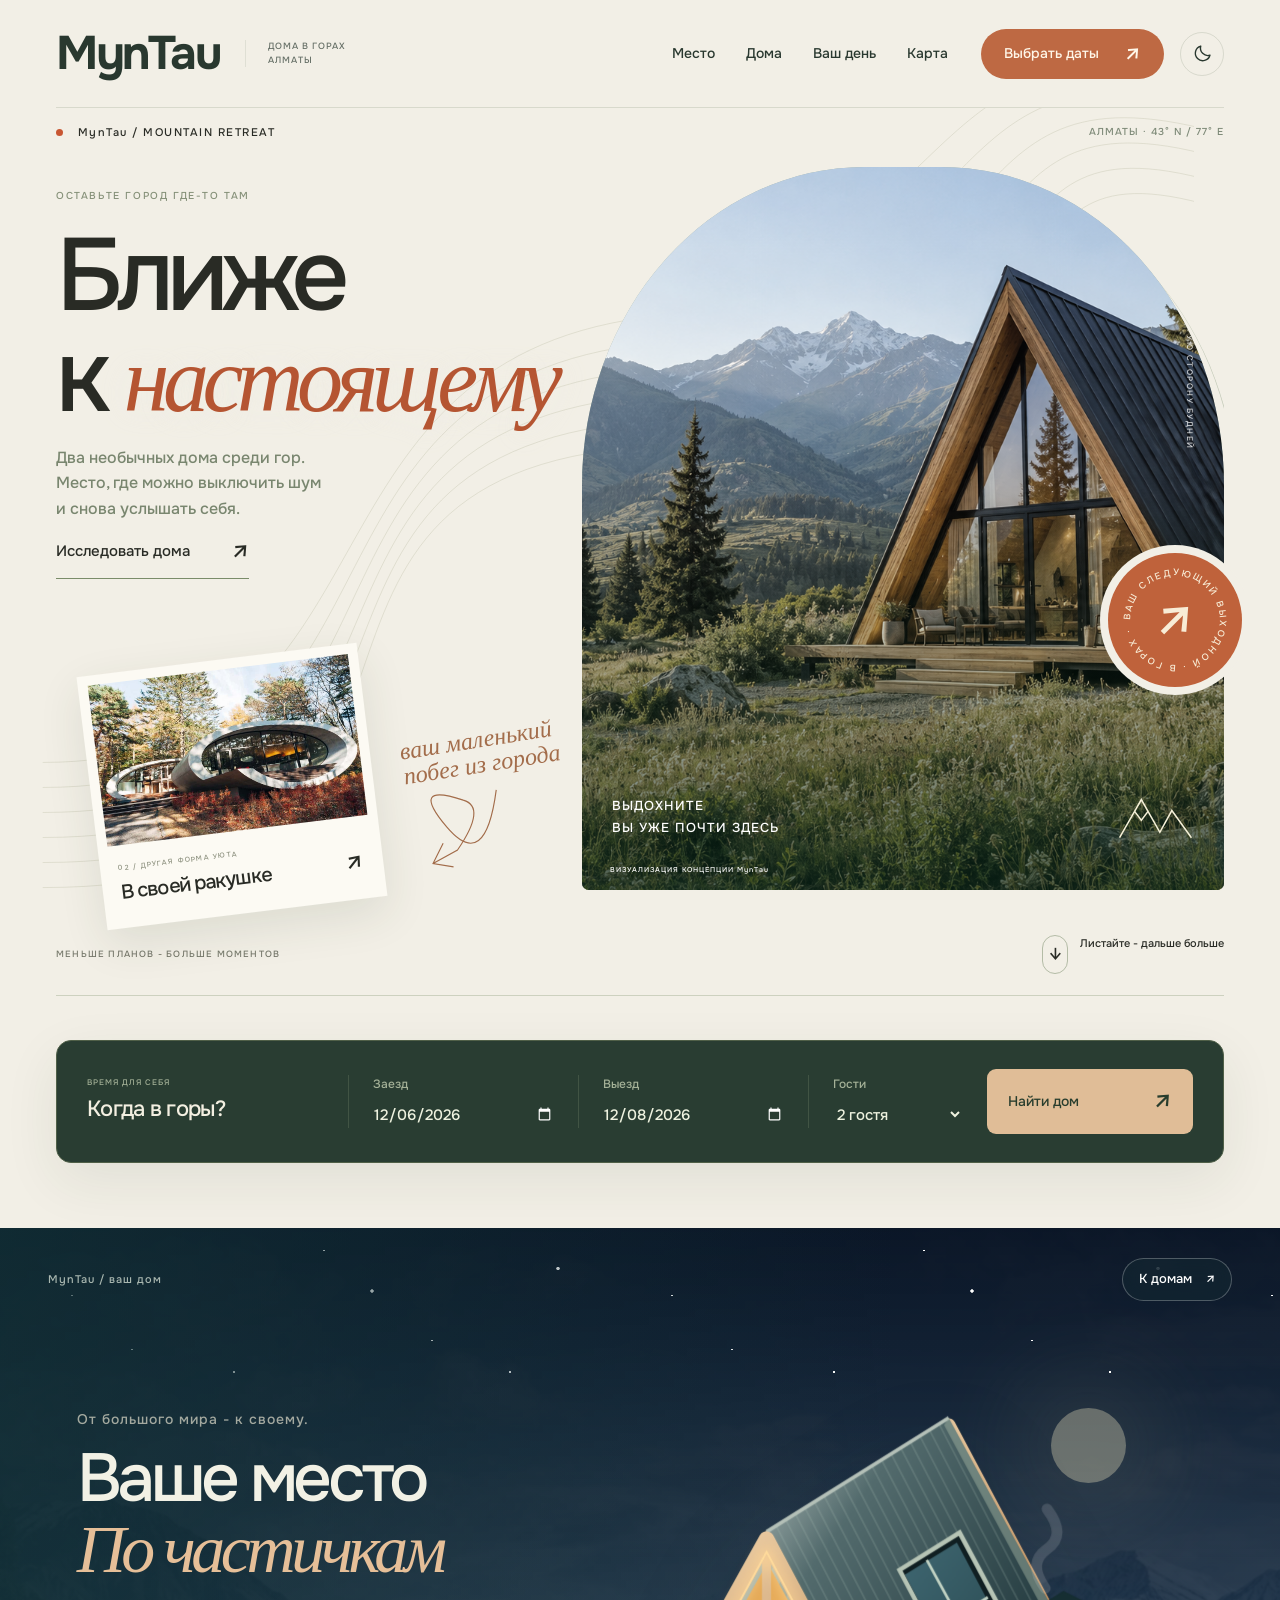
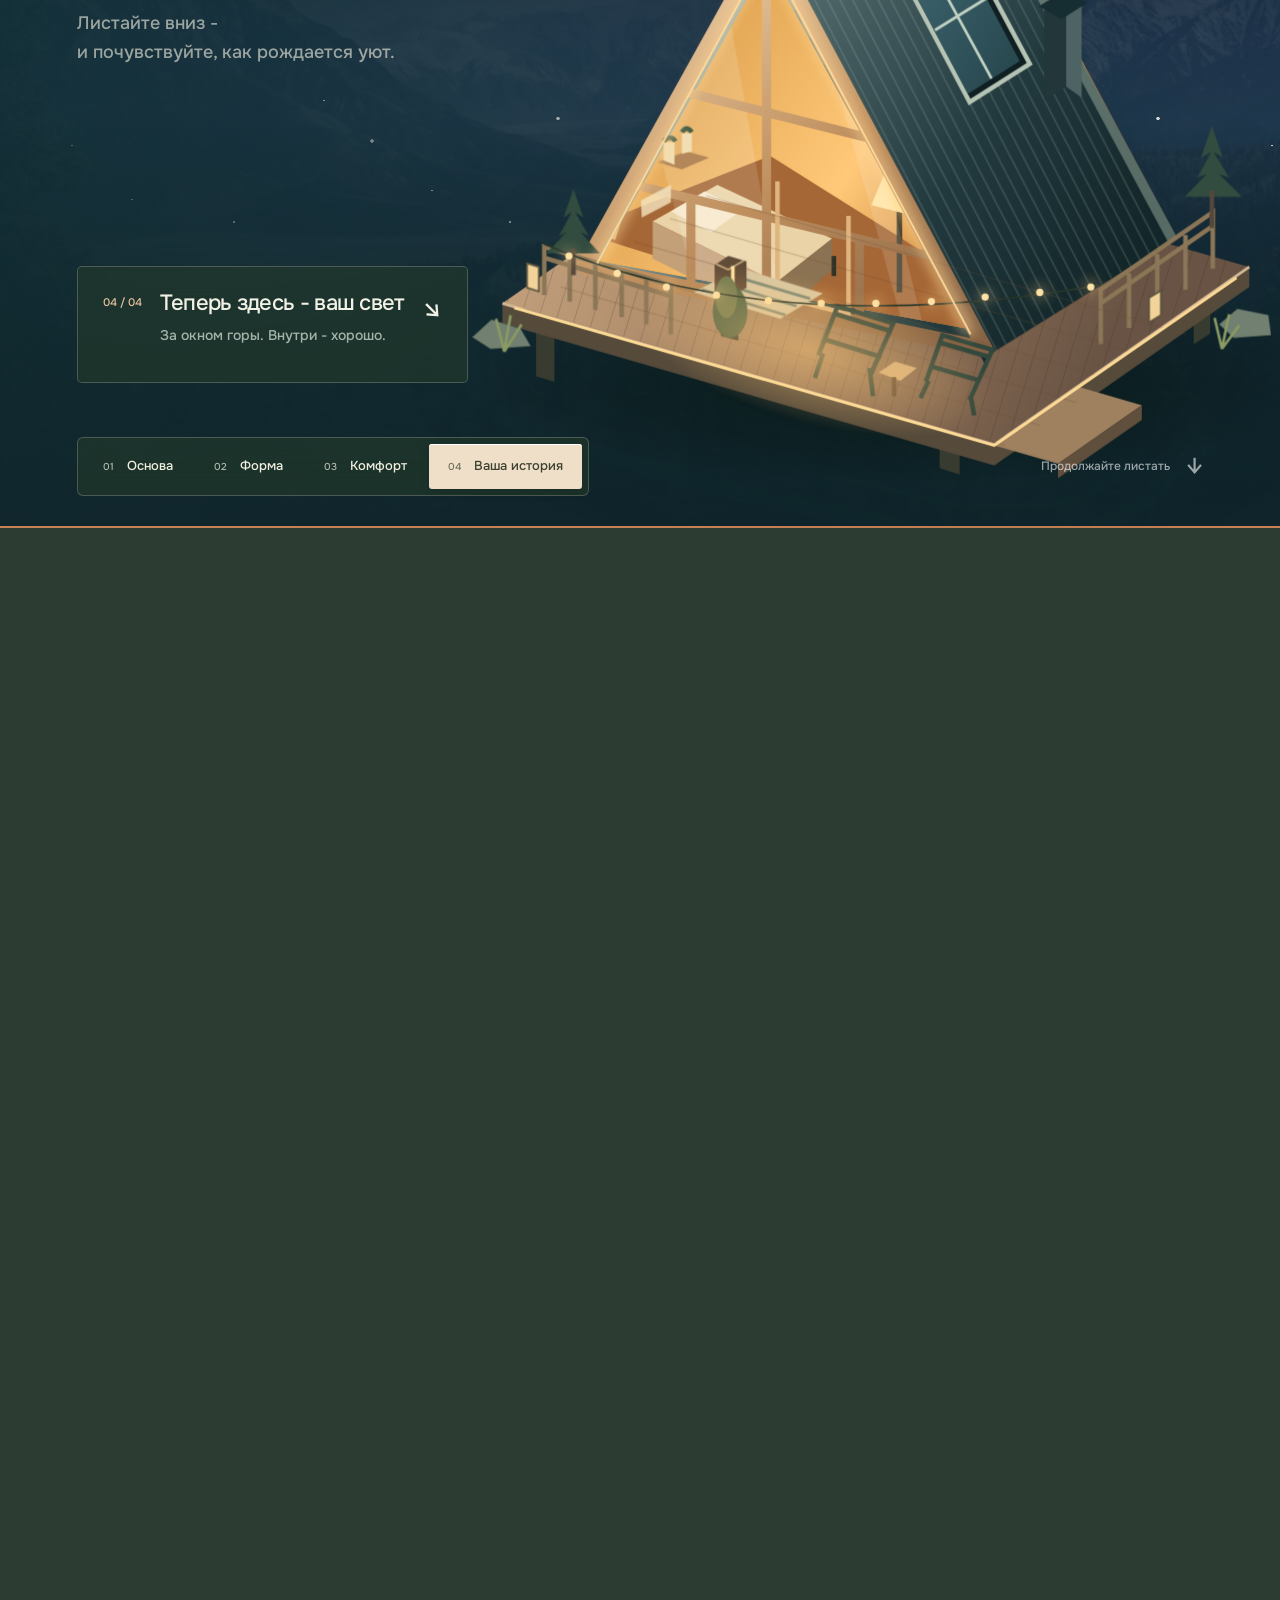
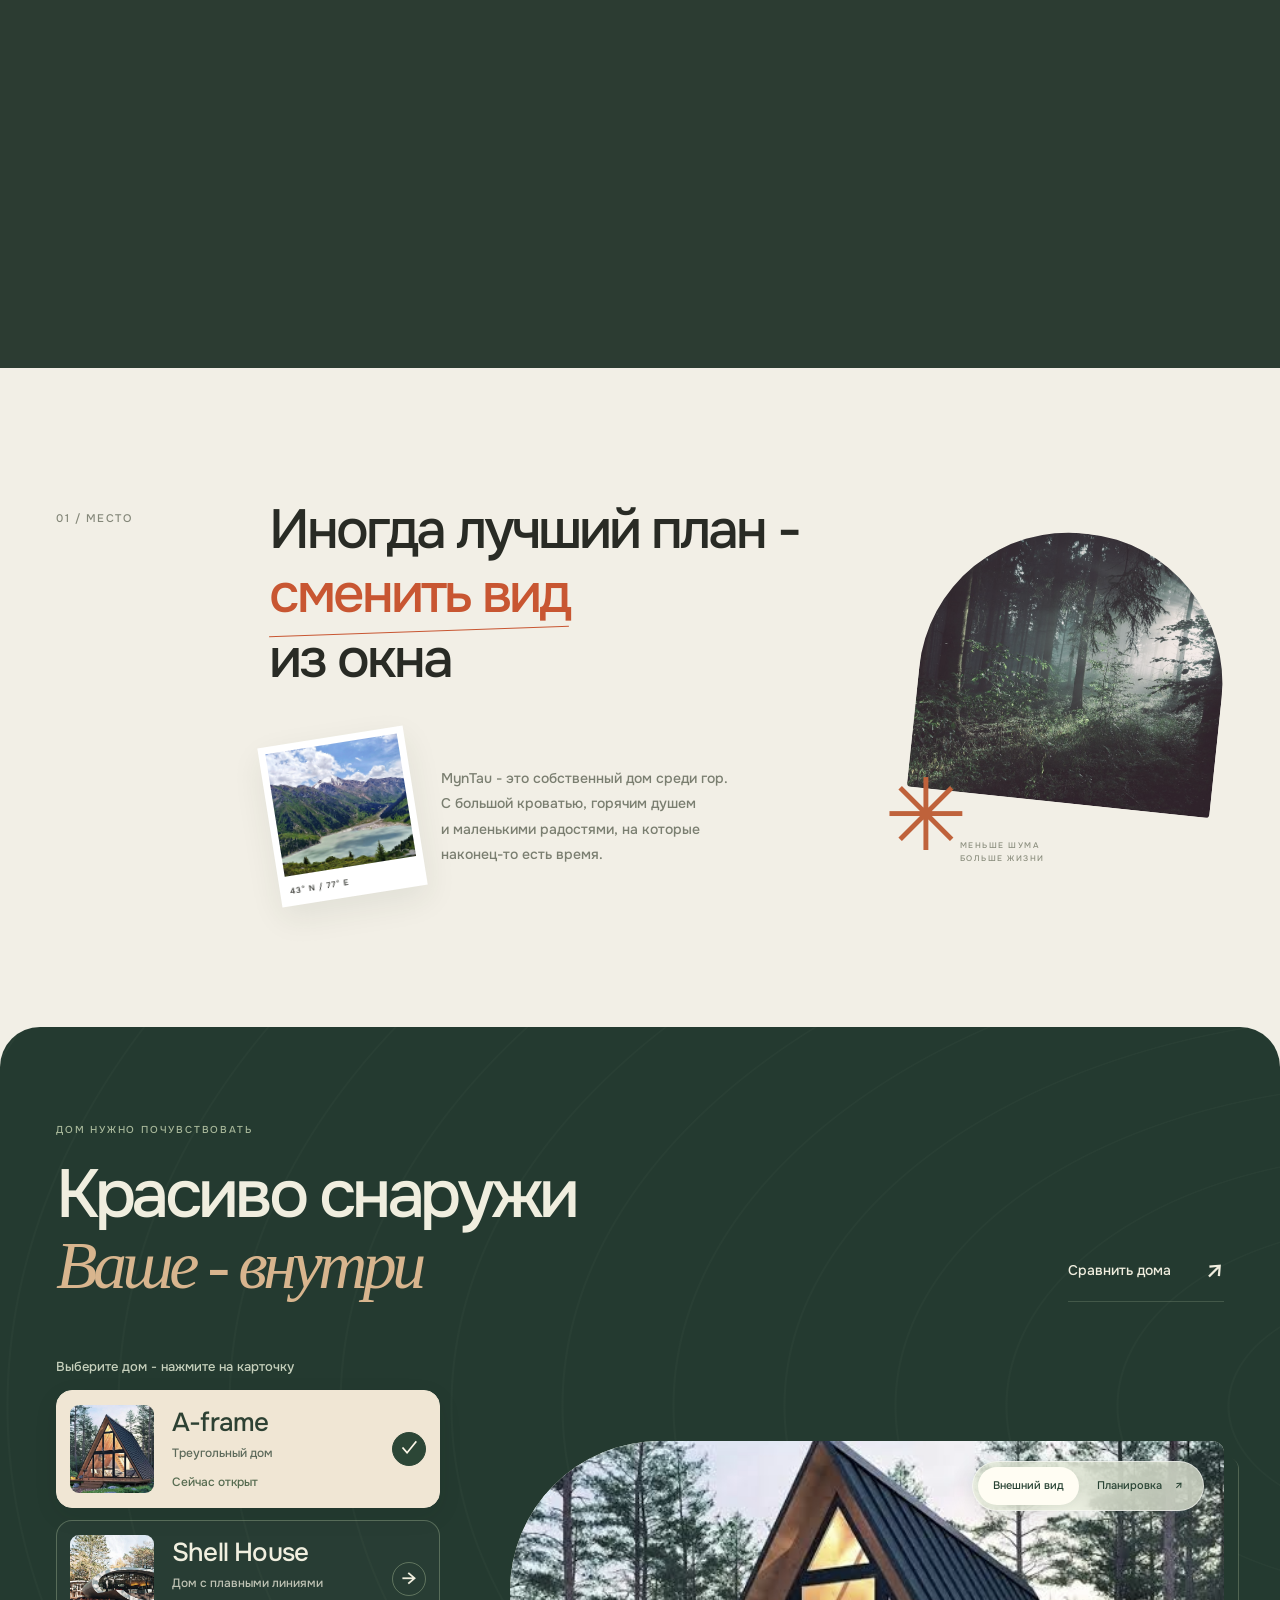
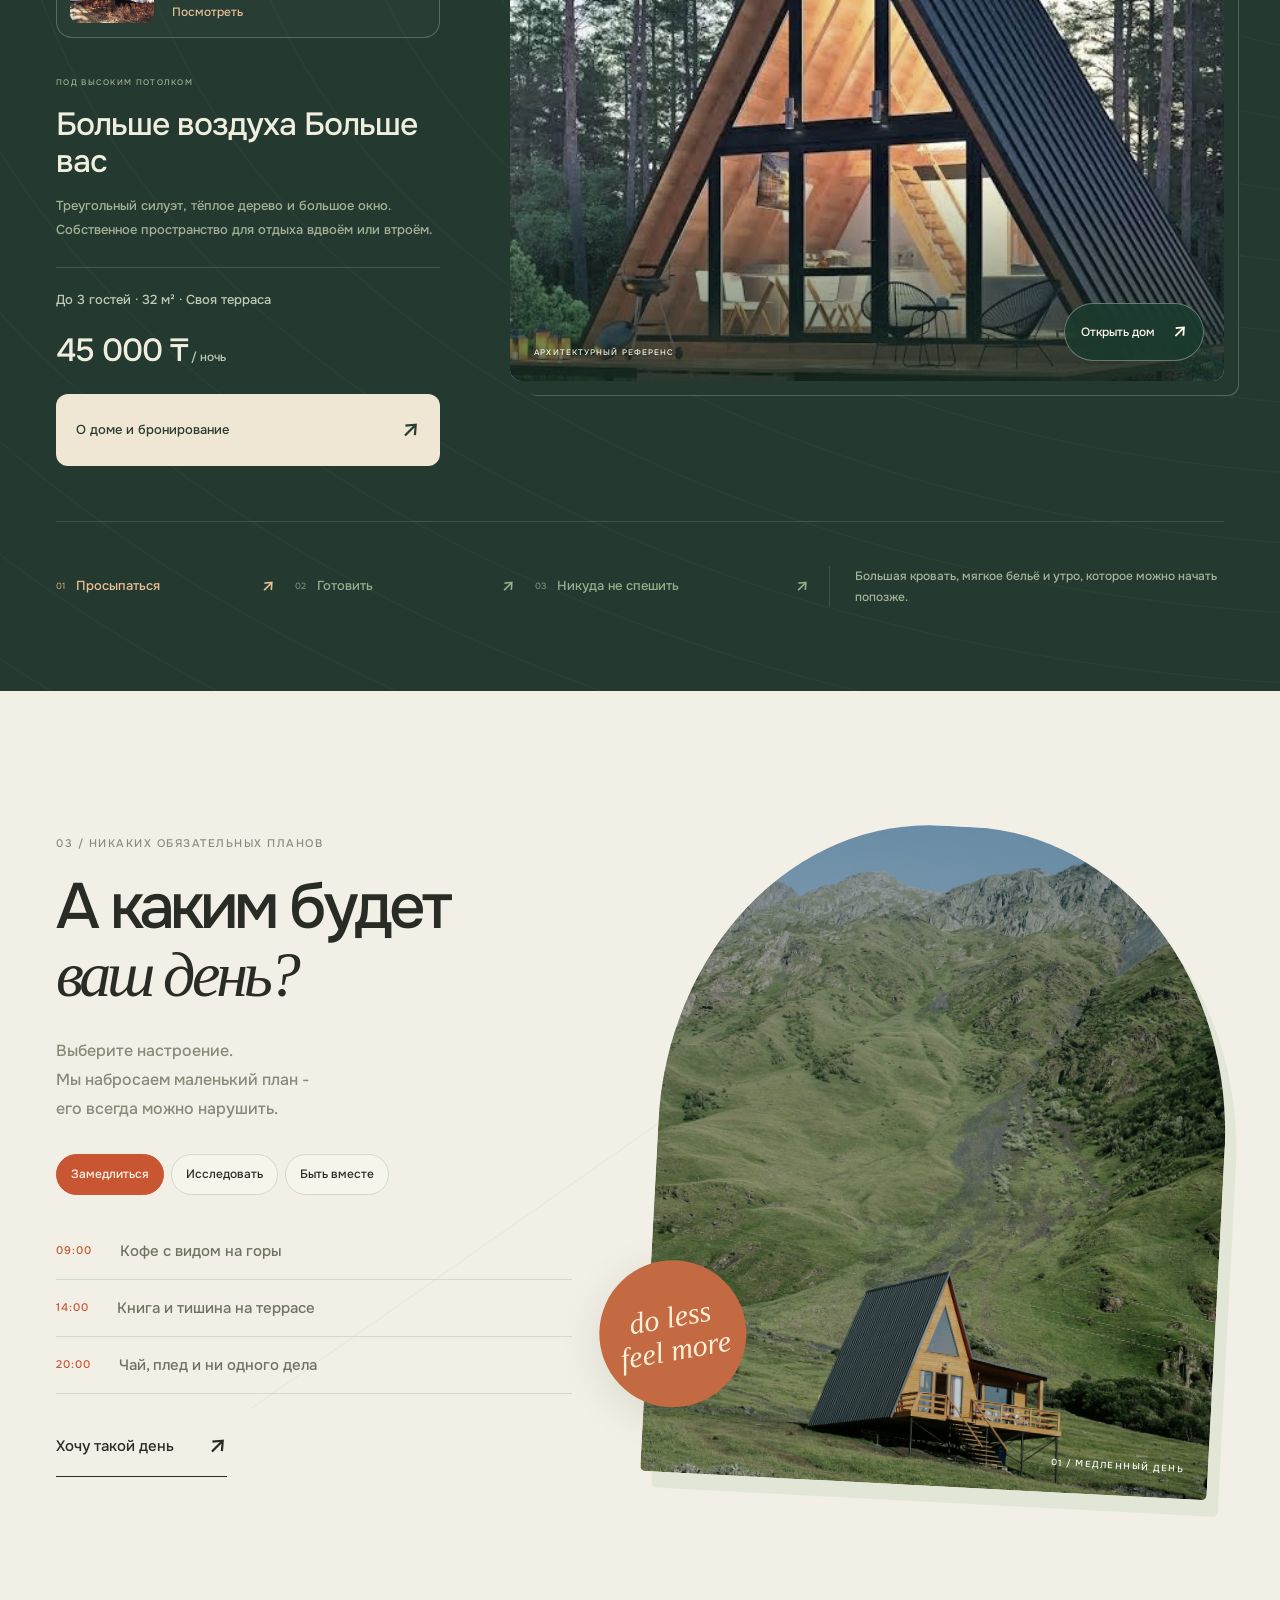
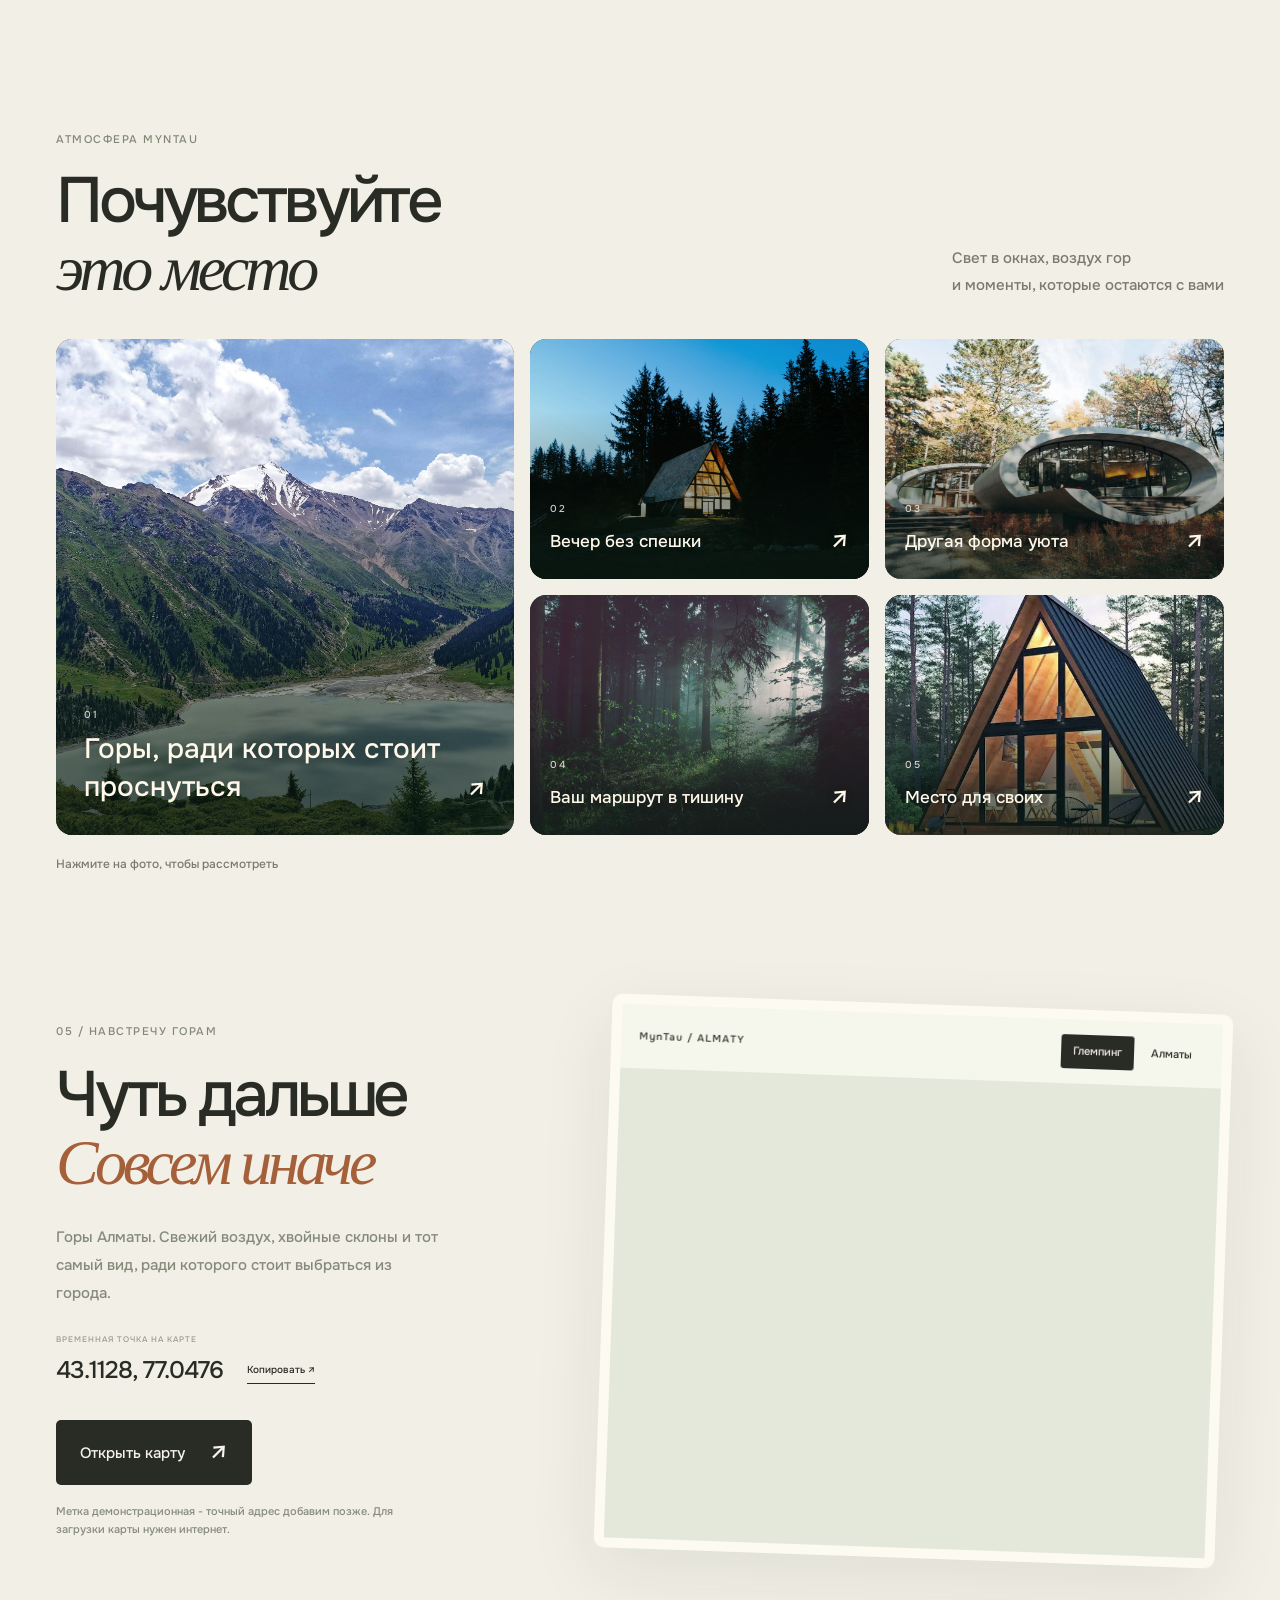
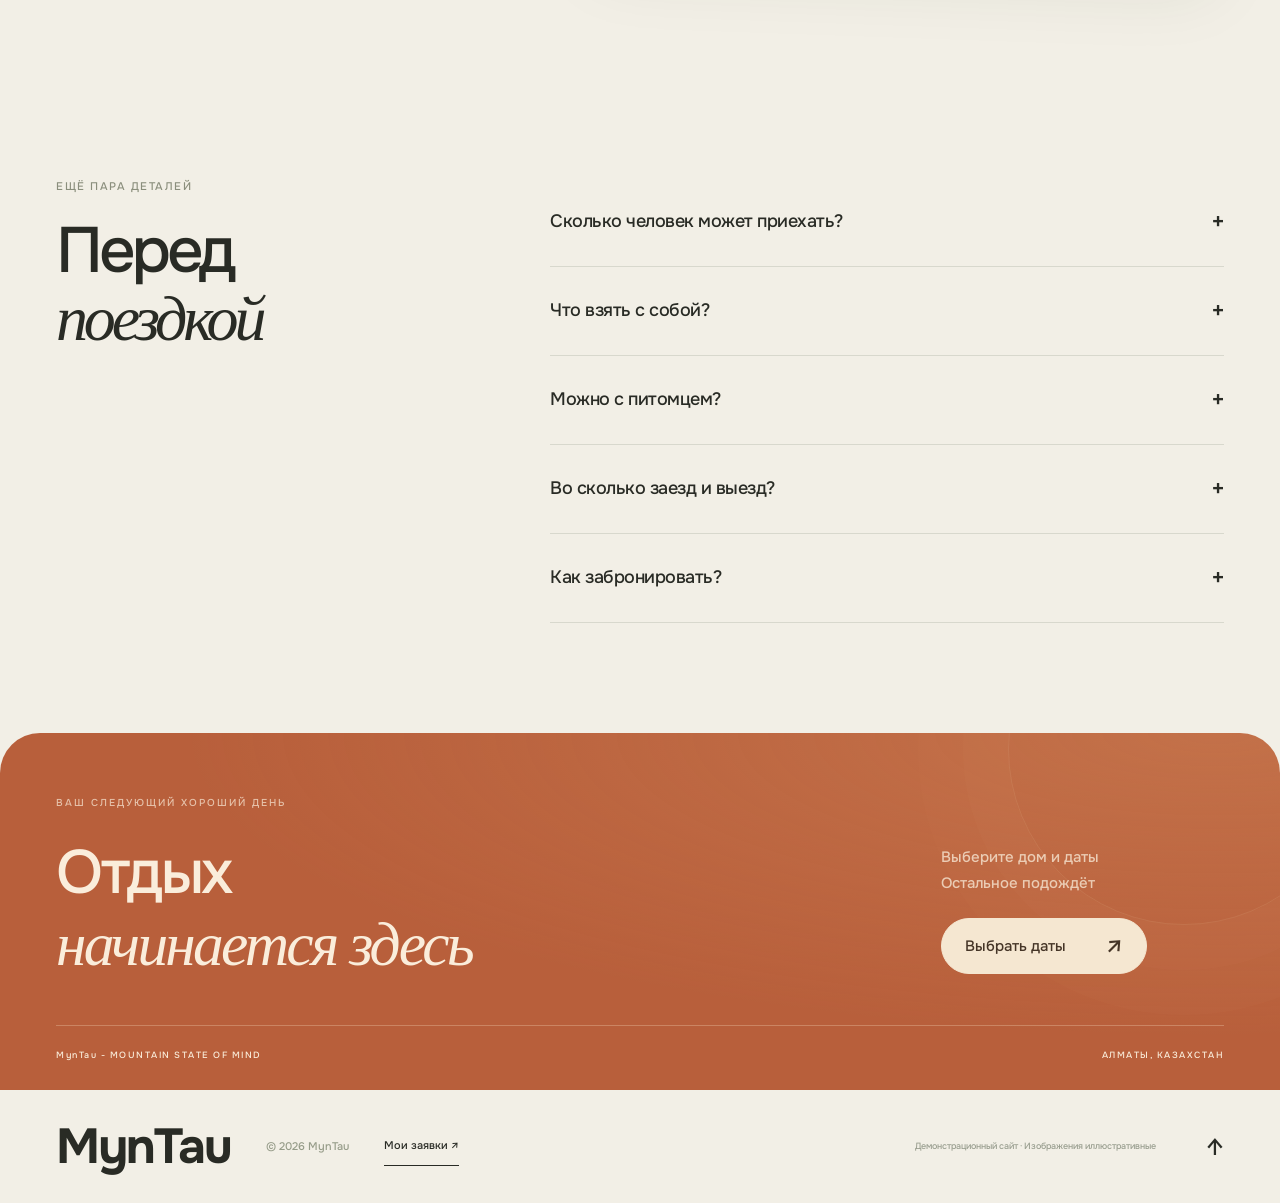
<file: index.html>
<!doctype html>
<html lang="ru"><head><meta charset="UTF-8"><script src="./static-data.js" defer></script><script src="./static-booking.js" defer></script><script src="./theme.js?v=4"></script><meta name="viewport" content="width=device-width,initial-scale=1"><meta name="theme-color" content="#f5f2e9"><meta name="description" content="MynTau - два необычных дома в горах Алматы. Выберите дом, соберите свой день и запланируйте поездку."><title>MynTau - здесь можно просто быть</title><link rel="icon" href="./favicon.svg"><link rel="preload" href="./assets/onest-1.ttf" as="font" type="font/ttf" crossorigin><link rel="preload" href="./assets/retreat-editorial.png" as="image"><link rel="stylesheet" href="./edition.css?v=1"><script src="./edition.js?v=2" defer></script><script src="./app.js?v=12" defer></script><script src="./assembly.js" defer></script><script src="./location-config.js" defer></script><script src="./map.js?v=2" defer></script><link rel="stylesheet" href="./layers.css?v=1"><script src="./layers.js?v=4" defer></script><link rel="stylesheet" href="./theme.css?v=1"><link rel="stylesheet" href="./header.css?v=2"><link rel="stylesheet" href="./mobile.css?v=2"><link rel="stylesheet" href="./house-picker.css?v=1"><link rel="stylesheet" href="./mobile-simple.css?v=2"><script src="./mobile-simple.js?v=1" defer></script><link rel="stylesheet" href="./unified.css?v=2"></head>
<body class="edition"><div class="page-progress" aria-hidden="true"></div><a class="skip-link" href="#cabins">Перейти к домикам</a>
<header class="header site-header" id="top"><div class="site-header-inner"><a class="brand" href="./#top" aria-label="MynTau - на главную">MynTau</a><span class="brand-note">ДОМА В ГОРАХ<br>АЛМАТЫ</span><nav class="nav" aria-label="Главная навигация"><a href="./#about">Место</a><a href="./#cabins">Дома</a><a href="./#moments">Ваш день</a><a href="./#location">Карта</a></nav><div class="header-actions"><a class="header-book" href="#booking">Выбрать даты <span>↗</span></a><button class="theme-toggle" type="button" aria-label="Включить тёмную тему" aria-pressed="false" title="Сменить тему"><svg class="theme-moon" viewBox="0 0 24 24" fill="none" aria-hidden="true"><path d="M20.5 14A8.5 8.5 0 0 1 10 3.5 8.5 8.5 0 1 0 20.5 14Z" stroke="currentColor" stroke-width="1.6" stroke-linejoin="round"/></svg><svg class="theme-sun" viewBox="0 0 24 24" fill="none" aria-hidden="true"><circle cx="12" cy="12" r="4" stroke="currentColor" stroke-width="1.6"/><path d="M12 2v2m0 16v2M2 12h2m16 0h2M5 5l1.4 1.4m11.2 11.2L19 19M5 19l1.4-1.4M17.6 6.4 19 5" stroke="currentColor" stroke-width="1.6" stroke-linecap="round"/></svg></button><button class="menu-toggle" aria-label="Открыть меню" aria-expanded="false">☰</button></div></div></header>
<main>
<section class="hero layered-hero wrap" aria-labelledby="hero-title">
<svg class="terrain-lines" viewBox="0 0 1400 950" fill="none" aria-hidden="true"><g stroke="currentColor"><path d="M20 900C600 900 210 390 770 370S1110 0 1410 80"/><path d="M20 870C570 870 230 370 760 340S1100-30 1410 50"/><path d="M20 840C540 840 250 350 750 310S1090-60 1410 20"/><path d="M20 810C510 810 270 330 740 280S1080-90 1410-10"/><path d="M20 780C480 780 290 310 730 250S1070-120 1410-40"/><path d="M20 750C450 750 310 290 720 220S1060-150 1410-70"/></g></svg>
<div class="hero-top"><span class="label"><i></i> MynTau / MOUNTAIN RETREAT</span><span class="hero-edition">АЛМАТЫ · 43° N / 77° E</span></div>
<span class="hero-location">ГЛЕМПИНГ В ГОРАХ АЛМАТЫ</span><div class="layer-copy"><span class="layer-kicker">ОСТАВЬТЕ ГОРОД ГДЕ-ТО ТАМ</span><h1 id="hero-title">Ближе<br>к <em>настоящему</em></h1><p><span class="hero-desktop-intro">Два необычных дома среди гор.<br>Место, где можно выключить шум<br>и снова услышать себя.</span><span class="hero-mobile-intro">Своя терраса, большие горы<br>и целые выходные для себя</span></p><a class="layer-main-link" href="#architecture">Исследовать дома <span>↗</span></a></div>
<div class="hero-picture layer-landscape"><img src="./assets/retreat-editorial.png" alt="Визуализация MynTau: домики на солнечном горном склоне" fetchpriority="high"><span class="layer-image-index">01 / ПО ДРУГУЮ СТОРОНУ БУДНЕЙ</span><span class="image-note">ВИЗУАЛИЗАЦИЯ КОНЦЕПЦИИ MynTau</span><div class="landscape-caption"><span>ВЫДОХНИТЕ<br>ВЫ УЖЕ ПОЧТИ ЗДЕСЬ</span><svg viewBox="0 0 70 45" fill="none" aria-hidden="true"><path d="m2 42 20-35 17 30 11-20 18 25M16 18l6 8 6-8" stroke="currentColor" stroke-width="1.4"/></svg></div></div>
<a class="layer-postcard" href="./cabins/shell.html"><img src="./assets/shell-reference.png" alt="Овальная архитектура Shell House"><span><small>02 / ДРУГАЯ ФОРМА УЮТА</small><strong>В своей ракушке</strong><b>↗</b></span></a>
<span class="handwritten" aria-hidden="true">ваш маленький<br>побег из города <svg viewBox="0 0 120 80"><path d="M5 5q100-15 60 45T28 40q0-30 60-10l24 24m-27-5 27 5-3-25" fill="none" stroke="currentColor" stroke-width="1.4"/></svg></span>
<a class="round-book layer-orbit" href="#booking"><svg viewBox="0 0 120 120" aria-hidden="true"><defs><path id="roundtext" d="M60,60m-43,0a43,43 0 1,1 86,0a43,43 0 1,1 -86,0"/></defs><text><textPath href="#roundtext">ВАШ СЛЕДУЮЩИЙ ВЫХОДНОЙ · В ГОРАХ · </textPath></text></svg><span>↗</span><span class="sr-only">Выбрать даты поездки</span></a>
<div class="hero-foot"><span>МЕНЬШЕ ПЛАНОВ - БОЛЬШЕ МОМЕНТОВ</span><a href="#build"><span class="scroll-capsule">↓</span> Листайте - дальше больше</a></div>
</section>
<section class="booking-wrap wrap" id="booking" aria-label="Выбрать даты поездки"><form class="booking-bar" id="search-form"><div class="booking-intro"><span class="label">ВРЕМЯ ДЛЯ СЕБЯ</span><strong>Когда в горы?</strong></div><label class="date-field"><span>Заезд</span><input type="date" id="check-in" required aria-label="Дата заезда"></label><label class="date-field"><span>Выезд</span><input type="date" id="check-out" required aria-label="Дата выезда"></label><label class="guest-field"><span>Гости</span><select id="guests" aria-label="Количество гостей"><option value="2">2 гостя</option><option value="1">1 гость</option><option value="3">3 гостя</option><option value="4">4 гостя</option></select></label><button class="button search-button" type="submit">Найти дом <span>↗</span></button></form><p id="search-error" class="form-error" role="alert"></p></section>
<section class="build-journey" id="build" aria-labelledby="build-title">
<div class="build-stage">
<div class="build-world" aria-hidden="true"><img class="build-mountains" src="./assets/mountains.jpg" alt="" loading="lazy"><div class="build-sunset"></div><div class="build-night"></div><div class="build-stars"></div><div class="build-orb"></div><div class="build-haze"></div></div>
<div class="build-top"><span class="build-brand">MynTau / ваш дом</span><a href="#cabins" class="skip-experience">К домам <span aria-hidden="true">↗</span></a></div>
<div class="build-copy"><span class="eyebrow">От большого мира - к своему.</span><h2 id="build-title">Ваше место<br><span>По частичкам</span></h2><p>Листайте вниз -<br>и почувствуйте, как рождается уют.</p></div>
<div class="cabin-assembly" role="img" aria-label="Объёмный А-фрейм собирается из террасы, каркаса, крыши и стеклянного фасада. В готовом домике загорается тёплый свет.">
<svg class="cabin-model" viewBox="0 0 1040 820" fill="none" xmlns="http://www.w3.org/2000/svg" aria-hidden="true">
<defs>
<linearGradient id="deckWood" x1="180" y1="450" x2="760" y2="730" gradientUnits="userSpaceOnUse"><stop stop-color="#c4a17d"/><stop offset=".5" stop-color="#a07e5f"/><stop offset="1" stop-color="#685344"/></linearGradient>
<linearGradient id="roofMetal" x1="420" y1="190" x2="860" y2="500" gradientUnits="userSpaceOnUse"><stop stop-color="#839594"/><stop offset=".12" stop-color="#536b6d"/><stop offset=".6" stop-color="#22393e"/><stop offset="1" stop-color="#132629"/></linearGradient>
<linearGradient id="glassFront" x1="280" y1="340" x2="670" y2="620" gradientUnits="userSpaceOnUse"><stop stop-color="#cce4e2" stop-opacity=".88"/><stop offset=".38" stop-color="#426c77" stop-opacity=".88"/><stop offset="1" stop-color="#152e32" stop-opacity=".95"/></linearGradient>
<linearGradient id="woodFrame" x1="300" y1="200" x2="600" y2="660" gradientUnits="userSpaceOnUse"><stop stop-color="#f1d5ae"/><stop offset=".55" stop-color="#bf8f5e"/><stop offset="1" stop-color="#866345"/></linearGradient>
<linearGradient id="windowWarm" x1="280" y1="400" x2="650" y2="650" gradientUnits="userSpaceOnUse"><stop stop-color="#e1a553"/><stop offset=".5" stop-color="#ffc979"/><stop offset="1" stop-color="#b66a27"/></linearGradient>
<radialGradient id="lightPool"><stop stop-color="#ffc878" stop-opacity=".55"/><stop offset="1" stop-color="#ffc878" stop-opacity="0"/></radialGradient>
<radialGradient id="modelShadow"><stop stop-color="#07130e" stop-opacity=".65"/><stop offset="1" stop-color="#07130e" stop-opacity="0"/></radialGradient>
<pattern id="deckLines" width="19" height="19" patternUnits="userSpaceOnUse" patternTransform="rotate(17)"><path d="M0 0V19" stroke="#302c23" stroke-opacity=".22" stroke-width="2"/></pattern>
<clipPath id="frontClip"><path d="M236 554 421 226 642 628Z"/></clipPath>
<filter id="warmGlow" x="-100%" y="-100%" width="300%" height="300%"><feGaussianBlur stdDeviation="7"/></filter>
</defs>
<ellipse cx="570" cy="680" rx="450" ry="115" fill="url(#modelShadow)" class="model-shadow"/>
<g class="house-blueprint" stroke="#e4f5e8" stroke-width="1" stroke-dasharray="5 9" opacity=".28"><path d="m130 600 540 155 280-195-540-155Z M220 560 420 200 660 650 860 525 620 75 420 200 M220 560l200-125M660 650 220 560"/><path d="M110 630 665 790 985 565"/><circle cx="420" cy="200" r="7"/><circle cx="660" cy="650" r="7"/><circle cx="220" cy="560" r="7"/></g>
<g class="house-part part-deck">
<path d="M167 622v58l20 6v-58M610 746v35l22 7v-36M889 609v36l18-12v-37M380 514v55l20 5v-54" fill="#383c30"/>
<path d="m130 600 540 155 280-195v22L670 778 130 622Z" fill="#564b3b"/>
<path d="m130 600 280-195 540 155-280 195Z" fill="url(#deckWood)"/>
<path d="m130 600 280-195 540 155-280 195Z" fill="url(#deckLines)"/>
<path d="m130 600 540 155 280-195" stroke="#d5b895" stroke-width="3"/>
<path d="m670 756 70 20 92-64-68-20Z" fill="#9f8160"/><path d="m740 776 0 16 92-64v-16" fill="#604f3d"/>
</g>
<g class="house-part part-frame" stroke="url(#woodFrame)" stroke-width="15" stroke-linejoin="round"><path d="M220 560 420 200 660 650Z"/><path d="M270 529 470 169 710 619M320 498 520 138 760 588M370 467 570 107 810 557M420 435 620 75 860 525Z"/><path d="M420 200 620 75M220 560 420 435M660 650 860 525"/></g>
<g class="house-part part-roof">
<path d="m420 192 200-125 251 461-209 130Z" fill="url(#roofMetal)"/>
<path d="m420 192 242 466v13L413 200Z" fill="#142a2d"/>
<path d="m420 192 200-125" stroke="#b4c0b8" stroke-width="4"/>
<path d="M430.53 185.42l242 466" stroke="#adc4bc" stroke-opacity=".19" stroke-width="2"/><path d="M441.05 178.84l242 466" stroke="#adc4bc" stroke-opacity=".19" stroke-width="2"/><path d="M451.58 172.26l242 466" stroke="#adc4bc" stroke-opacity=".19" stroke-width="2"/><path d="M462.11 165.68l242 466" stroke="#adc4bc" stroke-opacity=".19" stroke-width="2"/><path d="M472.63 159.11l242 466" stroke="#adc4bc" stroke-opacity=".19" stroke-width="2"/><path d="M483.16 152.53l242 466" stroke="#adc4bc" stroke-opacity=".19" stroke-width="2"/><path d="M493.68 145.95l242 466" stroke="#adc4bc" stroke-opacity=".19" stroke-width="2"/><path d="M504.21 139.37l242 466" stroke="#adc4bc" stroke-opacity=".19" stroke-width="2"/><path d="M514.74 132.79l242 466" stroke="#adc4bc" stroke-opacity=".19" stroke-width="2"/><path d="M525.26 126.21l242 466" stroke="#adc4bc" stroke-opacity=".19" stroke-width="2"/><path d="M535.79 119.63l242 466" stroke="#adc4bc" stroke-opacity=".19" stroke-width="2"/><path d="M546.32 113.05l242 466" stroke="#adc4bc" stroke-opacity=".19" stroke-width="2"/><path d="M556.84 106.47l242 466" stroke="#adc4bc" stroke-opacity=".19" stroke-width="2"/><path d="M567.37 99.89l242 466" stroke="#adc4bc" stroke-opacity=".19" stroke-width="2"/><path d="M577.89 93.32l242 466" stroke="#adc4bc" stroke-opacity=".19" stroke-width="2"/><path d="M588.42 86.74l242 466" stroke="#adc4bc" stroke-opacity=".19" stroke-width="2"/><path d="M598.95 80.16l242 466" stroke="#adc4bc" stroke-opacity=".19" stroke-width="2"/><path d="M609.47 73.58l242 466" stroke="#adc4bc" stroke-opacity=".19" stroke-width="2"/>
<path d="m620 67 251 461-10 5L615 75Z" fill="#9bad9e" opacity=".5"/><path d="m566 234 66-41 77 144-66 42Z" fill="#101f22" stroke="#b6c4b5" stroke-width="5"/><path d="m572 239 57-35 69 130-57 36Z" fill="url(#glassFront)"/><path d="m596 223 71 130M605 300l58-36" stroke="#c2d3c4" stroke-width="3"/><g transform="translate(45 60)"><path d="m680 317 0-100 24-14 0 99Z" fill="#23373b"/><path d="m704 203 17 8v103l-17-12Z" fill="#4d6364"/><path d="m674 214 27-17 26 13-28 18Z" fill="#162e32"/><path d="M681 194q-20-28 2-43t0-44" stroke="#ffffff24" stroke-width="12" stroke-linecap="round"/></g>
</g>
<g class="house-part part-glass">
<path d="M220 560 420 200 660 650Z" fill="url(#glassFront)"/>
<g clip-path="url(#frontClip)">
<path d="m200 512 290-180 280 210-133 100Z" fill="#183231"/>
<path d="m210 547 211-92 253 158-44 39Z" fill="#796044"/>
<g class="interior-warm"><path d="M220 560 420 200 660 650Z" fill="url(#windowWarm)"/><path d="m213 521 211-83 250 157v71Z" fill="#a56736"/><path d="m295 510 71-40 126 59-61 48Z" fill="#ead3a6"/><path d="m295 510 136 67v42l-136-68Z" fill="#c4a078"/><path d="m431 577 61-48v34l-61 56Z" fill="#8b7252"/><path d="m315 499 37-22 42 20-35 25Z" fill="#f8e8cb"/><path d="M566 496v92" stroke="#443e2b" stroke-width="6"/><path d="m535 492 20-47 23 6 23 58Z" fill="#ffe5a4"/><path d="m250 529 96-290" stroke="#ffdf96" stroke-width="8" opacity=".7"/>
</g>
<path d="m252 248 110-60 87 485-80 8Z" fill="white" opacity=".13"/><path d="m450 190 30-14 125 500-22-3Z" fill="white" opacity=".13"/>
</g>
<path d="M220 560 420 200 660 650Z" stroke="url(#woodFrame)" stroke-width="17" stroke-linejoin="round"/>
<path d="M420 215v384M327 367l204 51M271 469l328 79M337 488v96M522 530v94" stroke="url(#woodFrame)" stroke-width="10"/>
<path d="M432 466v126l78 20V504" stroke="#dfb57f" stroke-width="5"/><path d="M494 548v22" stroke="#2e3227" stroke-width="5"/>
</g>
<g class="house-part part-details">
<path d="m176 591 0-53 139 42v54M176 550l139 42M204 548v50M232 557v50M261 565v50M288 573v50M787 645v-60l123-85v62M787 600l123-85M818 567v60M849 546v60M880 525v60" stroke="#8b7657" stroke-width="5"/>
<g stroke="#32483d" stroke-width="5"><path d="m477 657 21-54 61 19-25 57M497 612l61 19M485 640l61 19M482 655l-9 27M533 671l4 31"/><path d="m595 686 18-51 55 16-25 55M610 643l55 16M600 669l55 16M598 685l-9 19M644 701l4 22"/></g>
<path d="m543 676 18-12 24 7-18 14Z" fill="#d5af7b"/><path d="M560 681v21" stroke="#665038" stroke-width="5"/>
<g stroke="#71543a" stroke-width="1" opacity=".35"><path d="m155 606 527 150m-488-174 526 152m-486-177 526 152m-486-177 526 152m-486-177 526 152m-486-177 526 152"/></g><path d="m340 588 95 29 47-28-92-28Z" fill="#d8c8a4"/><path d="m349 585 92 28m-78-37 90 27m-76-35 91 27" stroke="#788774" stroke-width="3"/><path d="m363 558 15-10 20 6v29l-20 10-15-5Z" fill="#614c38"/><path d="m365 557 13 6 17-10" stroke="#c3a77d" stroke-width="2"/><path d="m383 559 0 20" stroke="#ffe1a0" stroke-width="4"/><path d="m300 445 32-12 25 7-30 13Z" fill="#b38759"/><path d="M307 443v-20h12v25m8-12v-23h11v20" fill="#f1dfb3"/><path d="M307 422q8-8 13 0M327 412q5-8 11 0" stroke="#45604a" stroke-width="5"/><path d="m282 487 33-17 0 19-32 17Z" fill="#f6e6c2" opacity=".8"/>
<g fill="#f2d49a" stroke="#5e5540" stroke-width="2"><path d="m157 583 13 4v-27l-13-4Z"/><path d="m840 621 13-8v-27l-13 8Z"/></g>
<g fill="#334c40"><path d="m879 483 24-25-10 4 15-28-11 6 12-35 12 35-10-6 17 28-11-4 25 25Z"/><path d="m178 545 22-23-8 4 14-26-9 6 11-32 11 32-9-6 15 26-9-4 21 23Z"/></g><g stroke="#54483b" stroke-width="5"><path d="M909 476v41M208 540v29"/></g><g fill="#718071"><path d="m97 637 21-19 32 10 11 19-44 3Z"/><path d="m917 623 20-17 34 7 3 22-41 3Z"/></g><g stroke="#8b9a63" stroke-width="3"><path d="m132 653-9-36m9 36 7-40m-7 40 19-30M920 650l-8-34m8 34 8-38m-8 38 19-26"/></g>
<path d="M370 612v24l19 5v-24" fill="#383f31"/><ellipse cx="380" cy="609" rx="19" ry="29" fill="#4c6245"/><ellipse cx="376" cy="593" rx="12" ry="23" fill="#6e7950"/>
</g>
<g class="house-lights"><path d="M176 535Q430 642 787 580" stroke="#28362b" stroke-width="2"/><circle cx="203" cy="548" r="4" fill="#ffe6ac"/><circle cx="203" cy="548" r="9" fill="#ffd089" opacity=".3" filter="url(#warmGlow)"/><circle cx="256" cy="567" r="4" fill="#ffe6ac"/><circle cx="256" cy="567" r="9" fill="#ffd089" opacity=".3" filter="url(#warmGlow)"/><circle cx="310" cy="582" r="4" fill="#ffe6ac"/><circle cx="310" cy="582" r="9" fill="#ffd089" opacity=".3" filter="url(#warmGlow)"/><circle cx="365" cy="591" r="4" fill="#ffe6ac"/><circle cx="365" cy="591" r="9" fill="#ffd089" opacity=".3" filter="url(#warmGlow)"/><circle cx="422" cy="597" r="4" fill="#ffe6ac"/><circle cx="422" cy="597" r="9" fill="#ffd089" opacity=".3" filter="url(#warmGlow)"/><circle cx="480" cy="600" r="4" fill="#ffe6ac"/><circle cx="480" cy="600" r="9" fill="#ffd089" opacity=".3" filter="url(#warmGlow)"/><circle cx="540" cy="600" r="4" fill="#ffe6ac"/><circle cx="540" cy="600" r="9" fill="#ffd089" opacity=".3" filter="url(#warmGlow)"/><circle cx="601" cy="598" r="4" fill="#ffe6ac"/><circle cx="601" cy="598" r="9" fill="#ffd089" opacity=".3" filter="url(#warmGlow)"/><circle cx="660" cy="593" r="4" fill="#ffe6ac"/><circle cx="660" cy="593" r="9" fill="#ffd089" opacity=".3" filter="url(#warmGlow)"/><circle cx="720" cy="588" r="4" fill="#ffe6ac"/><circle cx="720" cy="588" r="9" fill="#ffd089" opacity=".3" filter="url(#warmGlow)"/><circle cx="776" cy="582" r="4" fill="#ffe6ac"/><circle cx="776" cy="582" r="9" fill="#ffd089" opacity=".3" filter="url(#warmGlow)"/><ellipse cx="469" cy="652" rx="208" ry="80" fill="url(#lightPool)" transform="rotate(16 469 652)"/><path d="m234 556 186-342 224 420" stroke="#ffd695" stroke-width="7" filter="url(#warmGlow)"/><path d="m234 556 186-342 224 420" stroke="#ffdb9c" stroke-width="2"/><path d="m143 605 527 151 266-184" stroke="#ffdc96" stroke-width="3"/></g>
</svg>
</div>
<div class="build-caption glass-panel"><span class="stage-number" id="stage-number">01 / 04</span><div><h3 id="stage-title">Всё начинается с места</h3><p id="stage-description">Своя терраса. Весь мир вокруг.</p></div><span class="stage-symbol" aria-hidden="true">↘</span></div>
<div class="build-bottom"><div class="build-chapters" role="group" aria-label="Этапы появления домика"><button data-build-step="0" class="active" aria-pressed="true"><span>01</span> Основа</button><button data-build-step="1" aria-pressed="false"><span>02</span> Форма</button><button data-build-step="2" aria-pressed="false"><span>03</span> Комфорт</button><button data-build-step="3" aria-pressed="false"><span>04</span> Ваша история</button></div><span class="build-scroll-hint">Продолжайте листать <span>↓</span></span></div>
<div class="build-progress" aria-hidden="true"><span></span></div>
</div>
</section>
<section class="manifesto wrap section" id="about"><span class="label section-index">01 / МЕСТО</span><div class="manifesto-content"><h2>Иногда лучший план -<br><span>сменить вид</span><br>из окна</h2><div class="manifesto-bottom"><div class="mini-scene"><img src="./assets/almaty.jpg" alt="Озеро среди гор Алматы" loading="lazy"><span>43° N / 77° E</span></div><p>MynTau - это собственный дом среди гор.<br>С большой кроватью, горячим душем<br>и маленькими радостями, на которые<br>наконец-то есть время.</p></div></div><div class="manifesto-side"><img class="manifesto-forest" src="./assets/forest.jpg" alt="Свет среди деревьев" loading="lazy"><span class="outline-sun" aria-hidden="true">✳</span><span>МЕНЬШЕ ШУМА<br>БОЛЬШЕ ЖИЗНИ</span></div></section>
<section class="architecture-lab unified-cabins" id="cabins" aria-labelledby="lab-heading"><span id="architecture" class="section-anchor" aria-hidden="true"></span><div class="wrap"><div class="lab-heading"><span class="label">ДОМ НУЖНО ПОЧУВСТВОВАТЬ</span><h2 id="lab-heading">Красиво снаружи<br><em>Ваше - внутри</em></h2><button class="compare-trigger text-link" type="button">Сравнить дома <span>↗</span></button></div><div class="explorer-search"><p id="availability-note" aria-live="polite"></p><button id="reset-search" class="text-link" hidden>Сбросить даты ↗</button></div><p id="empty-state" class="empty-state" hidden>На эти даты нет подходящего дома. Измените даты или число гостей.</p><div class="lab-layout"><div class="lab-controls"><p class="mobile-control-hint">Выберите дом - нажмите на карточку</p><div class="lab-house-tabs" role="group" aria-label="Выберите дом для просмотра"><button type="button" class="house-choice active" data-lab-house="aframe" aria-pressed="true" aria-controls="lab-exterior-image"><img src="./assets/aframe-reference.png" alt="" loading="lazy"><span class="house-choice-copy"><strong>A-frame</strong><em>Треугольный дом</em><span class="house-choice-state">Сейчас открыт</span></span><span class="house-choice-arrow" aria-hidden="true">✓</span></button><button type="button" class="house-choice" data-lab-house="shell" aria-pressed="false" aria-controls="lab-exterior-image"><img src="./assets/shell-reference.png" alt="" loading="lazy"><span class="house-choice-copy"><strong>Shell House</strong><em>Дом с плавными линиями</em><span class="house-choice-state">Посмотреть</span></span><span class="house-choice-arrow" aria-hidden="true">→</span></button></div><div class="lab-description" aria-live="polite"><span class="lab-caption">ПОД ВЫСОКИМ ПОТОЛКОМ</span><h3>Больше воздуха<br>Больше вас</h3><p>Треугольный силуэт, тёплое дерево и большое окно. Собственное пространство для отдыха вдвоём или втроём.</p></div><div class="lab-booking" id="lab-booking"><p id="lab-booking-spec">До 3 гостей · 32 м² · Своя терраса</p><div class="lab-price-row"><p><strong id="lab-price">45 000 ₸</strong><span> / ночь</span></p><span id="lab-total"></span></div><a id="lab-house-link" class="lab-house-link" href="./cabins/a-frame.html">О доме и бронирование <span>↗</span></a></div></div><div class="lab-stage"><div class="lab-view-tabs" role="group" aria-label="Режим обзора"><button class="active" data-lab-view="outside" aria-pressed="true">Внешний вид</button><button data-lab-view="plan" aria-pressed="false">Планировка <span>↗</span></button></div><a class="lab-exterior" id="lab-photo-link" href="./cabins/a-frame.html" aria-label="Подробнее о доме A-frame"><img id="lab-exterior-image" src="./assets/aframe-reference.png" alt="Внешний вид A-frame" loading="lazy"><span class="lab-photo-note">АРХИТЕКТУРНЫЙ РЕФЕРЕНС</span><span class="lab-photo-action" aria-hidden="true">Открыть дом <span>↗</span></span></a><div class="lab-plan" data-lab-plan="aframe" hidden><div class="plan-drawing"><svg viewBox="0 0 580 420" role="img" aria-label="Схематичная планировка: кровать, мини-кухня, ванная и терраса"><defs><pattern id="lab-a-frame-planks" width="18" height="18" patternUnits="userSpaceOnUse"><path d="M0 0V18" stroke="#d9dfcd" stroke-width="1"/></pattern></defs><rect x="45" y="30" width="490" height="355" rx="8" fill="#e8eddc" stroke="#96a783" stroke-width="3"/><rect x="65" y="49" width="450" height="272" rx="2" fill="#fafbf6" stroke="#536b4e" stroke-width="5"/><path d="M65 321h450" stroke="#acc6c2" stroke-width="7"/><rect x="185" y="83" width="137" height="166" rx="8" fill="#e4dfcc" stroke="#9da38d" stroke-width="2"/><path d="M185 127h137" stroke="#a3aa94"/><rect x="196" y="94" width="50" height="28" rx="7" fill="#fff"/><rect x="256" y="94" width="52" height="28" rx="7" fill="#fff"/><path d="M185 219h137" stroke="#9ea98a" stroke-width="7"/><rect x="383" y="80" width="90" height="93" rx="6" fill="#dbe5db" stroke="#8fa28b"/><circle cx="429" cy="117" r="17" stroke="#8fa28b" fill="#f4f7f0"/><path d="M382 185h101v33H382Z" fill="#cbd7b9" stroke="#8fa28b"/><circle cx="403" cy="201" r="8" stroke="#8fa28b"/><circle cx="426" cy="201" r="8" stroke="#8fa28b"/><circle cx="422" cy="264" r="27" fill="#dccaa4" stroke="#9da38d"/><text x="253" y="280" text-anchor="middle">Спальная зона</text><text x="429" y="154" text-anchor="middle" font-size="12">Ванная</text><text x="290" y="360" text-anchor="middle">ТЕРРАСА</text><path d="M120 318v-32m337 32v-24" stroke="#678271" stroke-width="3"/></svg><span>Концептуальная схема · без масштаба</span></div></div><div class="lab-plan" data-lab-plan="shell" hidden><div class="plan-drawing"><svg viewBox="0 0 580 420" role="img" aria-label="Схематичная планировка: кровать, диван, мини-кухня, ванная и терраса"><defs><pattern id="lab-shell-planks" width="18" height="18" patternUnits="userSpaceOnUse"><path d="M0 0V18" stroke="#d9dfcd" stroke-width="1"/></pattern></defs><rect x="45" y="30" width="490" height="355" rx="130" fill="#e8eddc" stroke="#96a783" stroke-width="3"/><rect x="65" y="49" width="450" height="272" rx="95" fill="#fafbf6" stroke="#536b4e" stroke-width="5"/><path d="M65 321h450" stroke="#acc6c2" stroke-width="7"/><rect x="185" y="83" width="137" height="166" rx="8" fill="#e4dfcc" stroke="#9da38d" stroke-width="2"/><path d="M185 127h137" stroke="#a3aa94"/><rect x="196" y="94" width="50" height="28" rx="7" fill="#fff"/><rect x="256" y="94" width="52" height="28" rx="7" fill="#fff"/><path d="M185 219h137" stroke="#9ea98a" stroke-width="7"/><rect x="383" y="80" width="90" height="93" rx="6" fill="#dbe5db" stroke="#8fa28b"/><circle cx="429" cy="117" r="17" stroke="#8fa28b" fill="#f4f7f0"/><path d="M382 185h101v33H382Z" fill="#cbd7b9" stroke="#8fa28b"/><circle cx="403" cy="201" r="8" stroke="#8fa28b"/><circle cx="426" cy="201" r="8" stroke="#8fa28b"/><rect x="372" y="250" width="111" height="48" rx="9" fill="#c4cba7" stroke="#83956d"/><path d="M410 250v48m36-48v48" stroke="#83956d"/><text x="253" y="280" text-anchor="middle">Спальная зона</text><text x="429" y="154" text-anchor="middle" font-size="12">Ванная</text><text x="290" y="360" text-anchor="middle">ТЕРРАСА</text><path d="M120 318v-32m337 32v-24" stroke="#678271" stroke-width="3"/></svg><span>Концептуальная схема · без масштаба</span></div></div><div class="lab-spec"><span id="lab-capacity">До 3 гостей</span><span id="lab-area">32 м²</span><span>Своя терраса</span></div></div></div><details class="mobile-extras" open><summary>Что есть в доме <span aria-hidden="true">+</span></summary><div class="lab-zones" role="group" aria-label="Исследовать удобства"><p class="mobile-control-hint">Маленькие радости внутри</p><button class="active" aria-controls="lab-zone-copy" data-lab-zone="sleep" aria-pressed="true"><span>01</span> Просыпаться <b>↗</b></button><button aria-controls="lab-zone-copy" data-lab-zone="cook" aria-pressed="false"><span>02</span> Готовить <b>↗</b></button><button aria-controls="lab-zone-copy" data-lab-zone="terrace" aria-pressed="false"><span>03</span> Никуда не спешить <b>↗</b></button><p id="lab-zone-copy" aria-live="polite">Большая кровать, мягкое бельё и утро, которое можно начать попозже.</p></div></details></div></section>

<section class="day-builder section wrap" id="moments"><div class="day-builder-heading"><span class="label">03 / НИКАКИХ ОБЯЗАТЕЛЬНЫХ ПЛАНОВ</span><h2>А каким будет<br><em>ваш день?</em></h2><p>Выберите настроение.<br>Мы набросаем маленький план -<br>его всегда можно нарушить.</p><div class="mood-tabs" role="group" aria-label="Настроение вашего дня"><button data-mood="slow" aria-pressed="true" class="active">Замедлиться</button><button data-mood="explore" aria-pressed="false">Исследовать</button><button data-mood="together" aria-pressed="false">Быть вместе</button></div><div class="day-plan" aria-live="polite"><div><span>09:00</span><p>Кофе с видом на горы</p></div><div><span>14:00</span><p>Книга и тишина на террасе</p></div><div><span>20:00</span><p>Чай, плед и ни одного дела</p></div></div><a href="#booking" class="text-link">Хочу такой день <span>↗</span></a></div><div class="day-builder-photo"><img id="mood-image" src="./assets/hero.jpg" alt="Медленное утро с видом на горы" loading="lazy"><span class="mood-sticker" id="mood-sticker">do less<br>feel more</span><span class="day-photo-number" id="mood-number">01 / МЕДЛЕННЫЙ ДЕНЬ</span></div></section>


<section class="gallery-section section wrap gallery-editorial" id="gallery"><div class="section-heading"><div><span class="label">АТМОСФЕРА MYNTAU</span><h2>Почувствуйте<br><em>это место</em></h2></div><p class="gallery-intro">Свет в окнах, воздух гор <br>и моменты, которые остаются с вами</p></div><div class="filmstrip" tabindex="0" aria-label="Фотографии места"><button type="button" data-photo="./assets/almaty.jpg" data-caption="Природа Алматинских гор" aria-label="Открыть фото: Горы, ради которых стоит проснуться"><img src="./assets/almaty.jpg" alt="Горное озеро среди вершин Алматы" loading="lazy"><span><small>01</small>Горы, ради которых стоит проснуться<b aria-hidden="true">↗</b></span></button><button type="button" data-photo="./assets/cover.jpg" data-caption="Вечер в лесу - иллюстративное фото" aria-label="Открыть фото: Вечер без спешки"><img src="./assets/cover.jpg" alt="Домик с тёплым светом в вечернем лесу" loading="lazy"><span><small>02</small>Вечер без спешки<b aria-hidden="true">↗</b></span></button><button type="button" data-photo="./assets/shell-reference.png" data-caption="Shell House - архитектурный референс" aria-label="Открыть фото: Другая форма уюта"><img src="./assets/shell-reference.png" alt="Дом Shell House с овальным фасадом" loading="lazy"><span><small>03</small>Другая форма уюта<b aria-hidden="true">↗</b></span></button><button type="button" data-photo="./assets/forest.jpg" data-caption="Лесные прогулки - атмосфера отдыха" aria-label="Открыть фото: Ваш маршрут в тишину"><img src="./assets/forest.jpg" alt="Солнечная тропа в хвойном лесу" loading="lazy"><span><small>04</small>Ваш маршрут в тишину<b aria-hidden="true">↗</b></span></button><button type="button" data-photo="./assets/aframe-reference.png" data-caption="A-frame - архитектурный референс" aria-label="Открыть фото: Место для своих"><img src="./assets/aframe-reference.png" alt="Треугольный дом A-frame с тёплым светом" loading="lazy"><span><small>05</small>Место для своих<b aria-hidden="true">↗</b></span></button></div><div class="gallery-bottom"><p>Нажмите на фото, чтобы рассмотреть</p><div class="gallery-controls"><button class="gallery-back" aria-label="Предыдущее фото">←</button><span id="gallery-counter" aria-live="polite">01 / 05</span><button class="gallery-forward" aria-label="Следующее фото">→</button></div></div></section>
<section class="map-section section wrap" id="location"><div class="map-copy"><span class="label">05 / НАВСТРЕЧУ ГОРАМ</span><h2>Чуть дальше<br><em>Совсем иначе</em></h2><p>Горы Алматы. Свежий воздух, хвойные склоны и тот самый вид, ради которого стоит выбраться из города.</p><div class="coordinates"><span>ВРЕМЕННАЯ ТОЧКА НА КАРТЕ</span><strong id="map-coordinates">43.1128, 77.0476</strong><button id="copy-coordinates" class="text-link">Копировать ↗</button><span id="coordinate-status" role="status"></span></div><a id="map-external" class="button" target="_blank" rel="noopener" href="https://www.openstreetmap.org">Открыть карту <span>↗</span></a><p class="map-note">Метка демонстрационная - точный адрес добавим позже. Для загрузки карты нужен интернет.</p></div><div class="map-panel"><div class="map-toolbar"><span>MynTau / ALMATY</span><div role="group" aria-label="Область карты"><button data-map="camp" aria-pressed="true" class="active">Глемпинг</button><button data-map="city" aria-pressed="false">Алматы</button></div></div><iframe id="region-map" title="Карта с временной меткой глемпинга в горах Алматы" loading="lazy"></iframe></div></section>
<section class="faq-section section wrap" id="faq"><div><span class="label">ЕЩЁ ПАРА ДЕТАЛЕЙ</span><h2>Перед<br><em>поездкой</em></h2></div><div class="faq-list"><details><summary>Сколько человек может приехать?<span>+</span></summary><p>A-frame рассчитан на компанию до 3 гостей, Shell House - до 4. Укажите всех гостей, включая детей, при выборе дат.</p></details><details><summary>Что взять с собой?<span>+</span></summary><p>Удобную обувь, одежду по погоде и любимые продукты. Бельё, полотенца, посуда, чайник и собственная ванная уже есть в доме.</p></details><details><summary>Можно с питомцем?<span>+</span></summary><p>Проживание с питомцем согласовывается отдельно. Напишите об этом в пожеланиях к заявке.</p></details><details><summary>Во сколько заезд и выезд?<span>+</span></summary><p>Заезд после 15:00, выезд до 12:00.</p></details><details><summary>Как забронировать?<span>+</span></summary><p>Выберите даты, откройте дом и заполните форму. Сейчас это локальная демонстрация: заявка сохраняется на компьютере, без оплаты и подтверждения реального проживания.</p></details></div></section>
<section class="final-invite"><div class="wrap"><span class="label">ВАШ СЛЕДУЮЩИЙ ХОРОШИЙ ДЕНЬ</span><div class="invite-layout"><h2>Отдых<br><em>начинается здесь</em></h2><div class="invite-action"><p>Выберите дом и даты<br>Остальное подождёт</p><a class="invite-button" href="#booking">Выбрать даты <span>↗</span></a></div></div><div class="final-meta"><span>MynTau - MOUNTAIN STATE OF MIND</span><span>АЛМАТЫ, КАЗАХСТАН</span></div></div></section>
</main><footer class="footer wrap"><a class="brand" href="#top">MynTau</a><span>© <span id="year">2026</span> MynTau</span><button id="my-bookings" class="text-link">Мои заявки ↗</button><p>Демонстрационный сайт · Изображения иллюстративные</p><a href="#top" aria-label="Наверх">↑</a></footer>
<dialog id="compare-dialog" class="modal compare-modal" aria-label="Сравнение домов"><button class="modal-close" aria-label="Закрыть">×</button><span class="label">ДВА ХАРАКТЕРА</span><h2>Какой - ваш?</h2><div class="compare-table"><div><img src="./assets/aframe-reference.png" alt="A-frame"><h3>A-frame</h3><p>Чёткая геометрия и тёплое дерево</p><dl><dt>Гости</dt><dd>До 3</dd><dt>Площадь</dt><dd>32 м²</dd><dt>Спальные места</dt><dd>Кровать + дополнительное место</dd><dt>За ночь</dt><dd>45 000 ₸</dd></dl><a class="button" href="./cabins/a-frame.html">Это мой дом ↗</a></div><div><img src="./assets/shell-reference.png" alt="Shell House"><h3>Shell House</h3><p>Мягкие линии и овальный фасад</p><dl><dt>Гости</dt><dd>До 4</dd><dt>Площадь</dt><dd>38 м²</dd><dt>Спальные места</dt><dd>Кровать + раскладной диван</dd><dt>За ночь</dt><dd>65 000 ₸</dd></dl><a class="button" href="./cabins/shell.html">Это мой дом ↗</a></div></div></dialog>
<dialog id="cabin-dialog" aria-label="Подробнее о домике" class="modal cabin-modal"><button class="modal-close" aria-label="Закрыть">×</button><div id="cabin-detail"></div></dialog>
<dialog id="reservation-dialog" aria-label="Оформление заявки" class="modal reservation-modal"><button class="modal-close" aria-label="Закрыть">×</button><div id="reservation-content"></div></dialog>
<dialog id="photo-dialog" aria-label="Галерея фотографий" class="photo-modal"><button class="modal-close" aria-label="Закрыть фотографию">×</button><button class="photo-prev" aria-label="Предыдущее фото">←</button><figure><img id="lightbox-image" alt=""><figcaption id="lightbox-caption"></figcaption></figure><button class="photo-next" aria-label="Следующее фото">→</button></dialog>
<dialog id="bookings-dialog" aria-label="Мои заявки" class="modal bookings-modal"><button class="modal-close" aria-label="Закрыть">×</button><span class="eyebrow">ВАШИ ПЛАНЫ</span><h2>Мои заявки</h2><div id="bookings-list"></div></dialog>
<div id="toast" class="toast" role="status"></div>
<svg class="svg-library" xmlns="http://www.w3.org/2000/svg" aria-hidden="true"><defs>
<symbol id="pin" viewBox="0 0 24 24"><path d="M20 10c0 6-8 11-8 11S4 16 4 10a8 8 0 0 1 16 0Z"/><circle cx="12" cy="10" r="2.5"/></symbol>
<symbol id="calendar" viewBox="0 0 24 24"><rect x="3" y="5" width="18" height="16" rx="2"/><path d="M7 3v5m10-5v5M3 11h18"/></symbol>
<symbol id="people" viewBox="0 0 24 24"><circle cx="9" cy="7" r="3"/><path d="M3 21v-3a6 6 0 0 1 12 0v3M16 4a3 3 0 0 1 0 6m2 4a5 5 0 0 1 3 5v2"/></symbol>
<symbol id="arrow" viewBox="0 0 24 24"><path d="M4 12h16m-6-6 6 6-6 6"/></symbol>
<symbol id="mountain" viewBox="0 0 32 32"><path d="m2 27 11-21 8 14 4-7 6 14ZM9 14l4 3 3-5"/><circle cx="24" cy="6" r="3"/></symbol>
<symbol id="home" viewBox="0 0 32 32"><path d="m2 16 14-12 14 12M6 13v16h20V13M12 29V18h8v11"/></symbol>
<symbol id="leaf" viewBox="0 0 32 32"><path d="M7 25C-1 12 15 4 28 4c0 15-6 26-19 21M4 30l17-18M11 23v-9m5 4h8"/></symbol>
<symbol id="cup" viewBox="0 0 32 32"><path d="M5 13h18v10a6 6 0 0 1-6 6h-6a6 6 0 0 1-6-6Zm18 1h3a5 5 0 0 1 0 10h-3M10 8V3m8 5V3"/></symbol>
<symbol id="area" viewBox="0 0 24 24"><path d="M9 3H3v6m12-6h6v6M3 15v6h6m12-6v6h-6M3 3l6 6m12-6-6 6M3 21l6-6m12 6-6-6"/></symbol>
</defs></svg>
</body></html>
</file>
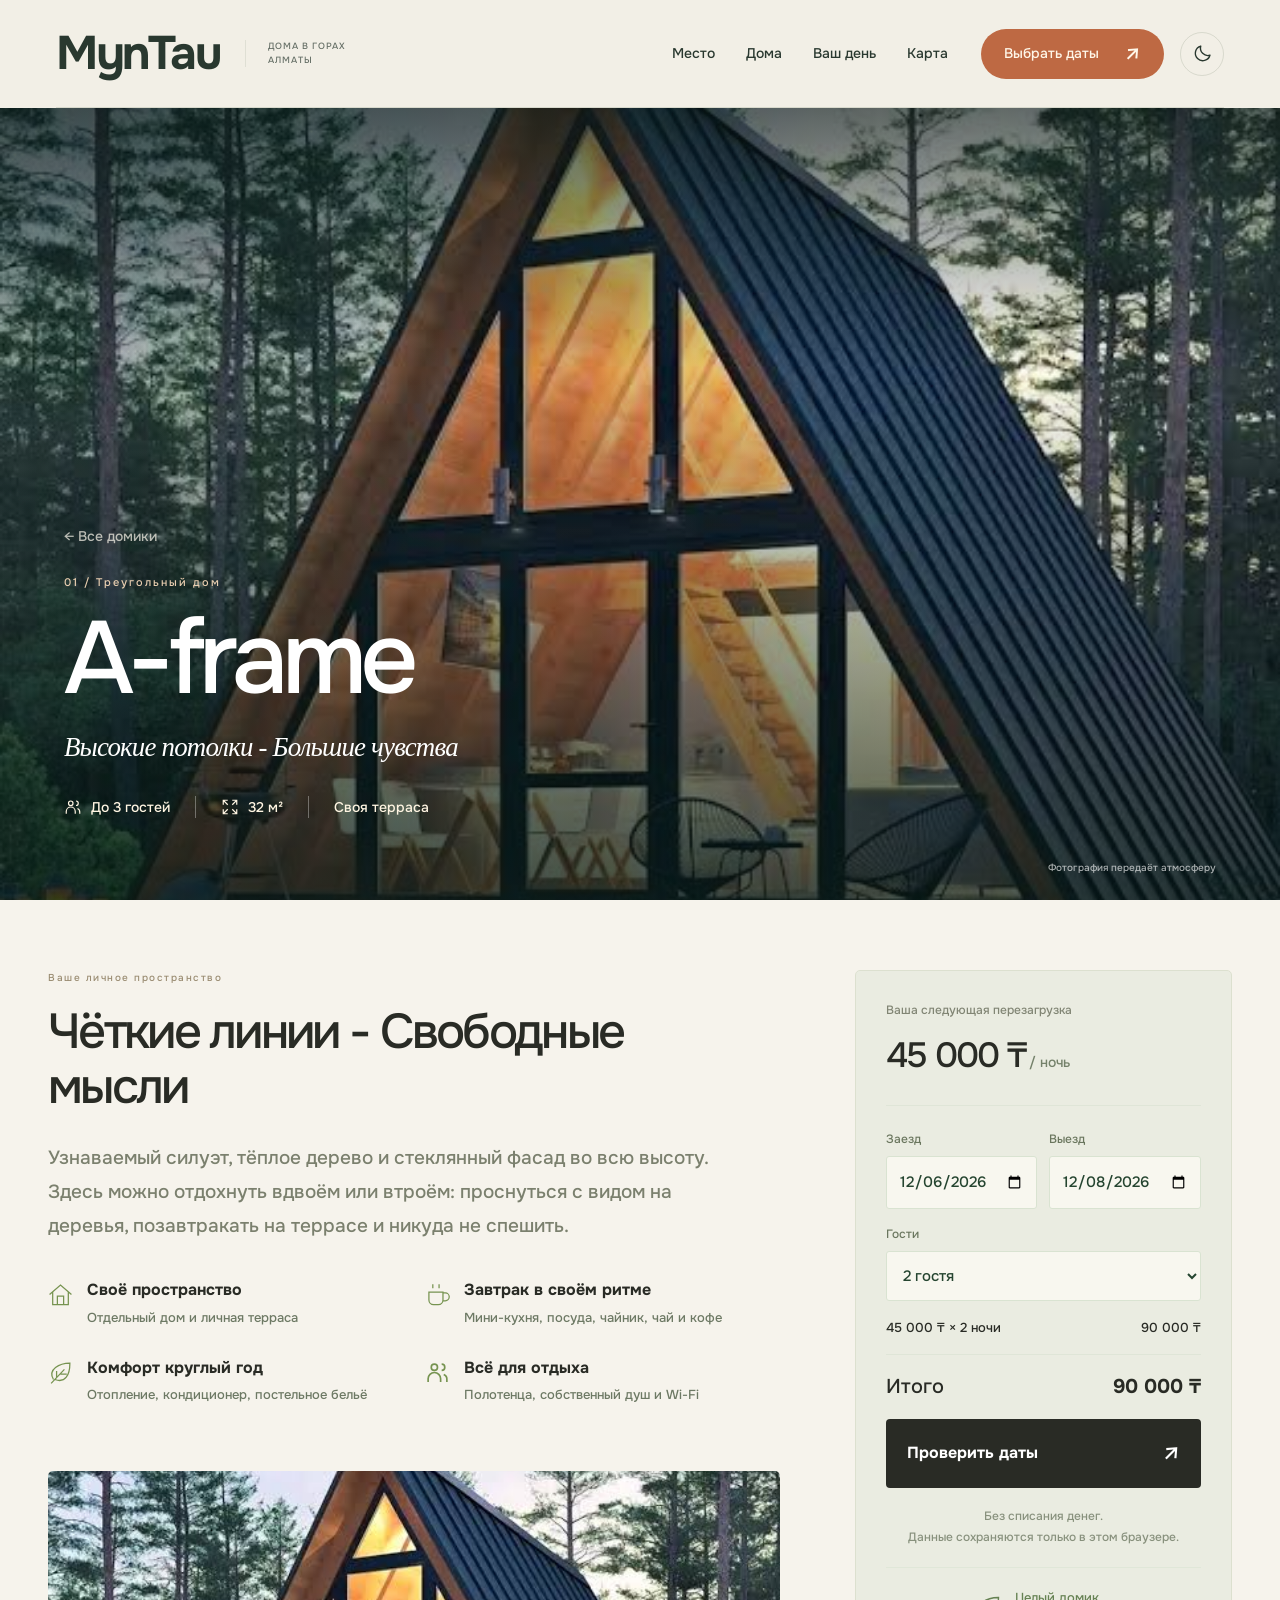
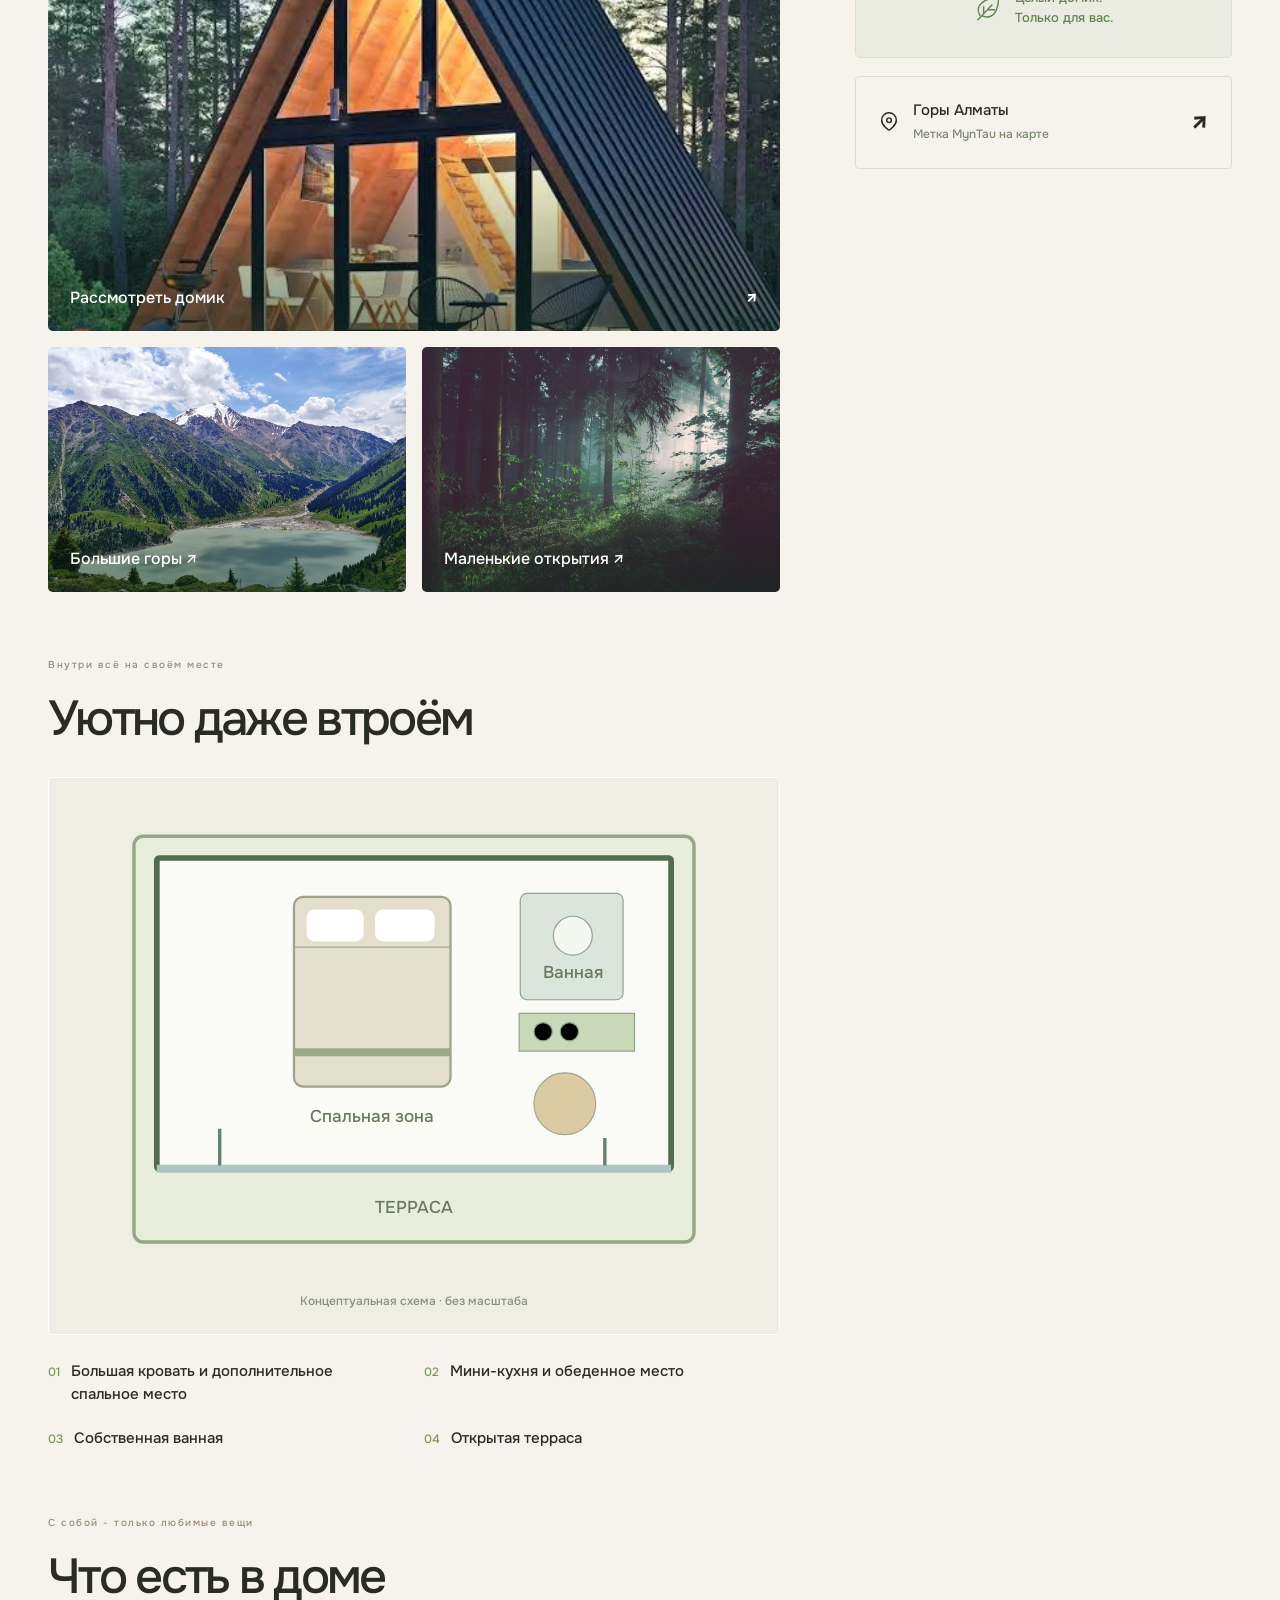
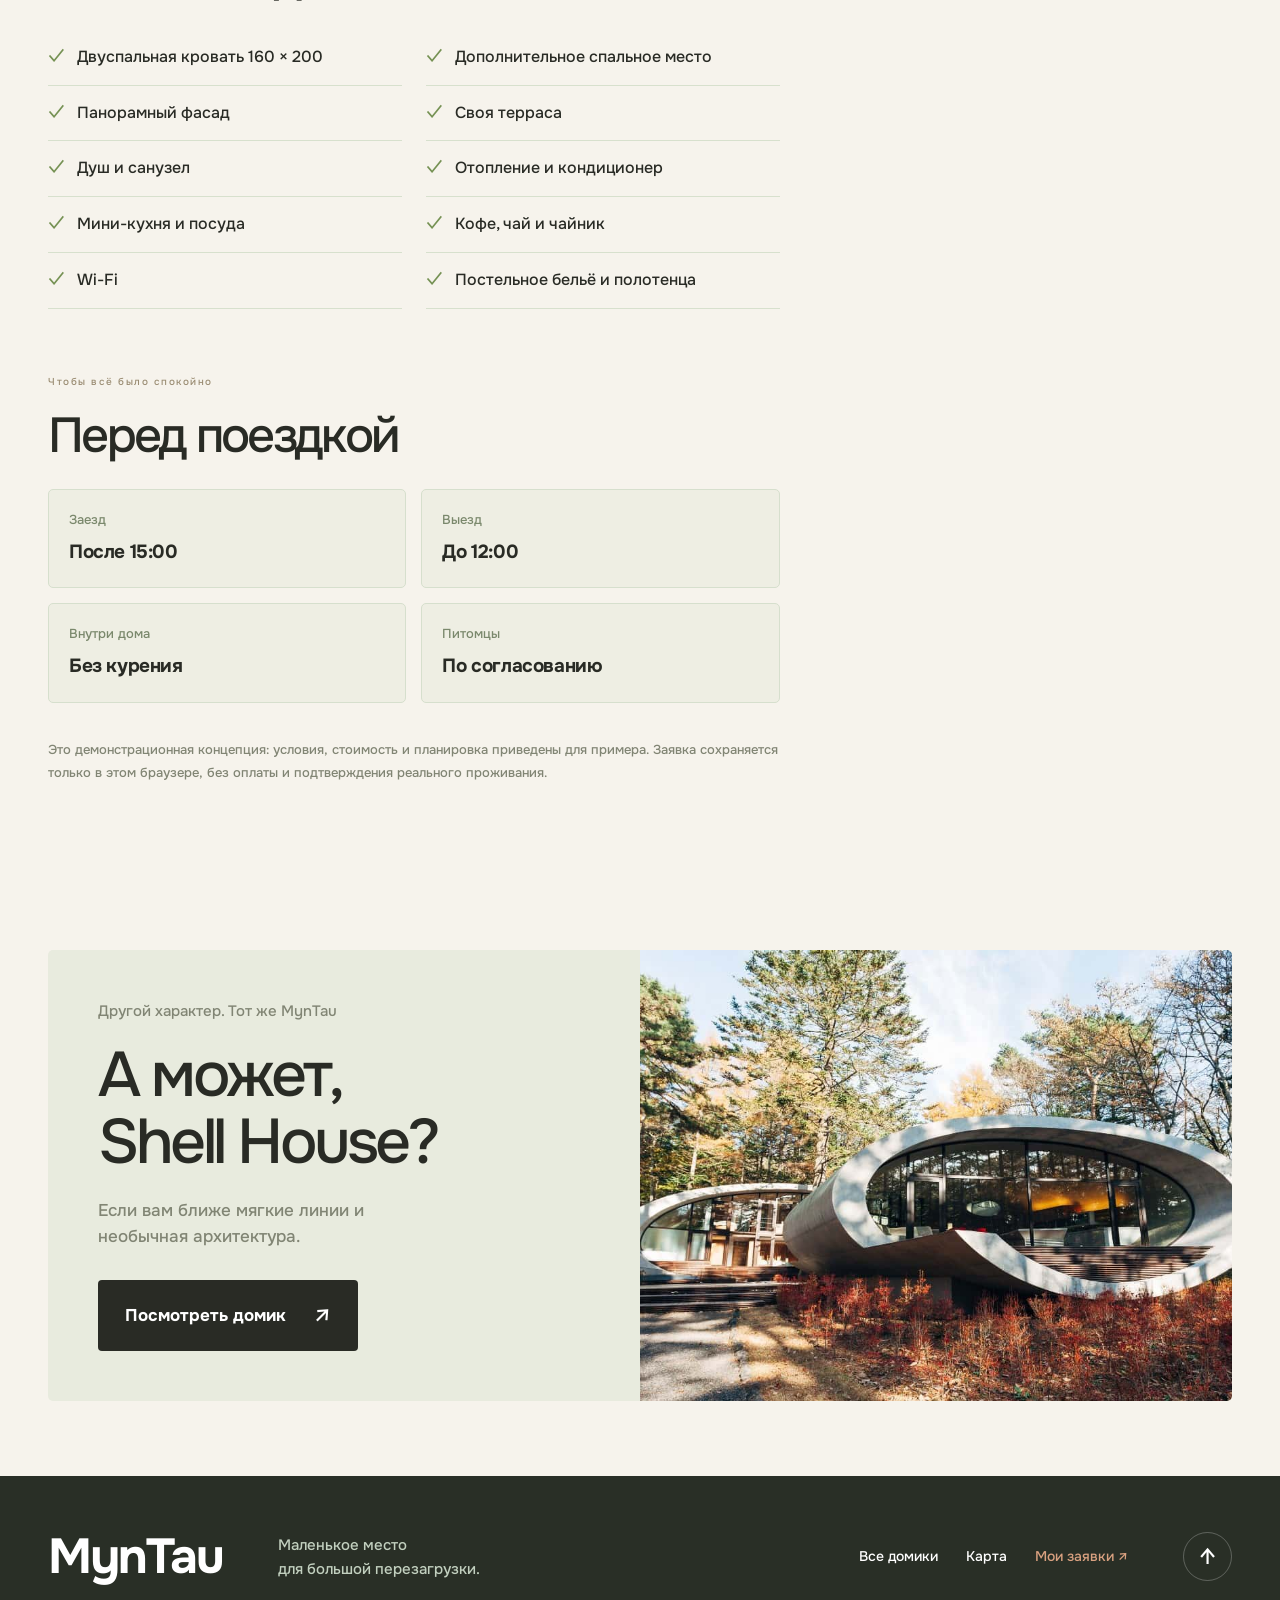
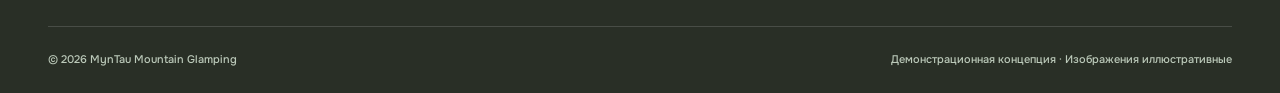
<file: cabins/a-frame.html>
<!doctype html><html lang="ru"><head><meta charset="UTF-8"><script src="../static-data.js" defer></script><script src="../static-booking.js" defer></script><script src="../theme.js?v=4"></script><meta name="viewport" content="width=device-width,initial-scale=1"><meta name="theme-color" content="#203a2d"><meta name="description" content="A-frame - Высокие потолки. Большие чувства. Планировка, удобства и выбор дат в MynTau"><title>A-frame - ваш дом в горах | MynTau</title><link rel="icon" href="../favicon.svg"><link rel="stylesheet" href="../styles.css?v=6"><link rel="stylesheet" href="../experience.css?v=3"><link rel="stylesheet" href="../cabins.css?v=3"><script src="../cabin-page.js" defer></script><script src="../app.js?v=12" defer></script><link rel="stylesheet" href="../edition-stays.css?v=1"><link rel="stylesheet" href="../theme.css?v=1"><link rel="stylesheet" href="../stay-immersive.css?v=1"><link rel="stylesheet" href="../header.css?v=2"></head><body class="stay-page" data-cabin="panorama"><header class="header site-header" id="top"><div class="site-header-inner"><a class="brand" href="../#top" aria-label="MynTau - на главную">MynTau</a><span class="brand-note">ДОМА В ГОРАХ<br>АЛМАТЫ</span><nav class="nav" aria-label="Главная навигация"><a href="../#about">Место</a><a href="../#cabins">Дома</a><a href="../#moments">Ваш день</a><a href="../#location">Карта</a></nav><div class="header-actions"><a class="header-book" href="#stay-booking">Выбрать даты <span>↗</span></a><button class="theme-toggle" type="button" aria-label="Включить тёмную тему" aria-pressed="false" title="Сменить тему"><svg class="theme-moon" viewBox="0 0 24 24" fill="none" aria-hidden="true"><path d="M20.5 14A8.5 8.5 0 0 1 10 3.5 8.5 8.5 0 1 0 20.5 14Z" stroke="currentColor" stroke-width="1.6" stroke-linejoin="round"/></svg><svg class="theme-sun" viewBox="0 0 24 24" fill="none" aria-hidden="true"><circle cx="12" cy="12" r="4" stroke="currentColor" stroke-width="1.6"/><path d="M12 2v2m0 16v2M2 12h2m16 0h2M5 5l1.4 1.4m11.2 11.2L19 19M5 19l1.4-1.4M17.6 6.4 19 5" stroke="currentColor" stroke-width="1.6" stroke-linecap="round"/></svg></button><button class="menu-toggle" aria-label="Открыть меню" aria-expanded="false">☰</button></div></div></header><main><section class="stay-hero"><img src="../assets/aframe-reference.png" alt="A-frame - внешний вид домика" fetchpriority="high"><div class="stay-hero-content"><a href="../#cabins" class="back-link">← Все домики</a><span class="eyebrow">01 / Треугольный дом</span><h1>A-frame<span>Высокие потолки - Большие чувства</span></h1><div class="stay-facts"><span><svg class="icon"><use href="#people"/></svg> До 3 гостей</span><span><svg class="icon"><use href="#area"/></svg> 32 м²</span><span>Своя терраса</span></div></div><span class="stay-image-note">Фотография передаёт атмосферу</span></section><div class="stay-layout shell"><article class="stay-story"><section id="stay-about"><span class="eyebrow">Ваше личное пространство</span><h2>Чёткие линии - Свободные мысли</h2><p class="stay-intro">Узнаваемый силуэт, тёплое дерево и стеклянный фасад во всю высоту. Здесь можно отдохнуть вдвоём или втроём: проснуться с видом на деревья, позавтракать на террасе и никуда не спешить.</p><ul class="stay-perks"><li><svg class="icon"><use href="#home"/></svg><div><strong>Своё пространство</strong><span>Отдельный дом и личная терраса</span></div></li><li><svg class="icon"><use href="#cup"/></svg><div><strong>Завтрак в своём ритме</strong><span>Мини-кухня, посуда, чайник, чай и кофе</span></div></li><li><svg class="icon"><use href="#leaf"/></svg><div><strong>Комфорт круглый год</strong><span>Отопление, кондиционер, постельное бельё</span></div></li><li><svg class="icon"><use href="#people"/></svg><div><strong>Всё для отдыха</strong><span>Полотенца, собственный душ и Wi-Fi</span></div></li></ul></section><section class="stay-gallery" aria-label="Фотографии"><button data-photo="../assets/aframe-reference.png" data-caption="A-frame - иллюстративное фото"><img src="../assets/aframe-reference.png" alt="Домик A-frame и его терраса" loading="lazy"><span>Рассмотреть домик <b>↗</b></span></button><div class="stay-gallery-pair"><button data-photo="../assets/almaty.jpg" data-caption="Горы Алматы - атмосфера региона"><img src="../assets/almaty.jpg" alt="Панорама Алматинских гор" loading="lazy"><span>Большие горы ↗</span></button><button data-photo="../assets/forest.jpg" data-caption="Прогулки среди деревьев - атмосфера отдыха"><img src="../assets/forest.jpg" alt="Свет в лесу" loading="lazy"><span>Маленькие открытия ↗</span></button></div></section><section class="stay-plan" id="stay-plan"><span class="eyebrow">Внутри всё на своём месте</span><h2>Уютно даже втроём</h2><div class="plan-drawing"><svg viewBox="0 0 580 420" role="img" aria-label="Схематичная планировка: кровать, мини-кухня, ванная и терраса"><defs><pattern id="planks" width="18" height="18" patternUnits="userSpaceOnUse"><path d="M0 0V18" stroke="#d9dfcd" stroke-width="1"/></pattern></defs><rect x="45" y="30" width="490" height="355" rx="8" fill="#e8eddc" stroke="#96a783" stroke-width="3"/><rect x="65" y="49" width="450" height="272" rx="2" fill="#fafbf6" stroke="#536b4e" stroke-width="5"/><path d="M65 321h450" stroke="#acc6c2" stroke-width="7"/><rect x="185" y="83" width="137" height="166" rx="8" fill="#e4dfcc" stroke="#9da38d" stroke-width="2"/><path d="M185 127h137" stroke="#a3aa94"/><rect x="196" y="94" width="50" height="28" rx="7" fill="#fff"/><rect x="256" y="94" width="52" height="28" rx="7" fill="#fff"/><path d="M185 219h137" stroke="#9ea98a" stroke-width="7"/><rect x="383" y="80" width="90" height="93" rx="6" fill="#dbe5db" stroke="#8fa28b"/><circle cx="429" cy="117" r="17" stroke="#8fa28b" fill="#f4f7f0"/><path d="M382 185h101v33H382Z" fill="#cbd7b9" stroke="#8fa28b"/><circle cx="403" cy="201" r="8" stroke="#8fa28b"/><circle cx="426" cy="201" r="8" stroke="#8fa28b"/><circle cx="422" cy="264" r="27" fill="#dccaa4" stroke="#9da38d"/><text x="253" y="280" text-anchor="middle">Спальная зона</text><text x="429" y="154" text-anchor="middle" font-size="12">Ванная</text><text x="290" y="360" text-anchor="middle">ТЕРРАСА</text><path d="M120 318v-32m337 32v-24" stroke="#678271" stroke-width="3"/></svg><span>Концептуальная схема · без масштаба</span></div><ol class="plan-zones"><li><span>01</span>Большая кровать и дополнительное спальное место</li><li><span>02</span>Мини-кухня и обеденное место</li><li><span>03</span>Собственная ванная</li><li><span>04</span>Открытая терраса</li></ol></section><section class="stay-amenities"><span class="eyebrow">С собой - только любимые вещи</span><h2>Что есть в доме</h2><ul id="full-amenities"><li>Загружаем удобства…</li></ul></section><section class="stay-rules"><span class="eyebrow">Чтобы всё было спокойно</span><h2>Перед поездкой</h2><div class="rules-grid"><div><span>Заезд</span><strong>После 15:00</strong></div><div><span>Выезд</span><strong>До 12:00</strong></div><div><span>Внутри дома</span><strong>Без курения</strong></div><div><span>Питомцы</span><strong>По согласованию</strong></div></div><p class="concept-note">Это демонстрационная концепция: условия, стоимость и планировка приведены для примера. Заявка сохраняется только в этом браузере, без оплаты и подтверждения реального проживания.</p></section></article><aside class="stay-booking" id="stay-booking"><div class="stay-booking-card"><span class="eyebrow">Ваша следующая перезагрузка</span><div class="stay-price"><strong id="stay-price">-</strong><span> / ночь</span></div><form id="search-form"><div class="stay-date-grid"><label>Заезд<input id="check-in" type="date" aria-label="Дата заезда" required></label><label>Выезд<input id="check-out" type="date" aria-label="Дата выезда" required></label></div><label>Гости<select id="guests" aria-label="Количество гостей"><option value="1" >1 гость</option><option value="2" selected>2 гостя</option><option value="3">3 гостя</option></select></label><div id="stay-quote" class="stay-quote" aria-live="polite"></div><button class="button search-button" type="submit">Проверить даты <span>↗</span></button><p id="search-error" class="form-error" role="alert"></p></form><p class="stay-booking-note">Без списания денег.<br>Данные сохраняются только в этом браузере.</p><div class="stay-booking-benefit"><svg class="icon"><use href="#leaf"/></svg><span>Целый домик.<br>Только для вас.</span></div></div><a href="../#location" class="stay-map-link"><svg class="icon"><use href="#pin"/></svg><span>Горы Алматы<br><small>Метка MynTau на карте</small></span><b>↗</b></a></aside></div><section class="other-stay shell"><div><span class="eyebrow">Другой характер. Тот же MynTau</span><h2>А может,<br>Shell House?</h2><p>Если вам ближе мягкие линии и необычная архитектура.</p><a class="button" href="../cabins/shell.html">Посмотреть домик <span>↗</span></a></div><a class="other-stay-photo" href="../cabins/shell.html" aria-label="Открыть домик Shell House"><img src="../assets/shell-reference.png" alt="Домик Shell House" loading="lazy"></a></section></main><footer class="footer"><div class="shell"><div class="footer-main"><a class="brand" href="../">MynTau</a><p>Маленькое место<br>для большой перезагрузки.</p><div class="footer-links"><a href="../#cabins">Все домики</a><a href="../#location">Карта</a><button id="my-bookings">Мои заявки ↗</button></div><a class="to-top" href="#top" aria-label="Наверх">↑</a></div><div class="footer-bottom"><span>© <span id="year">2026</span> MynTau Mountain Glamping</span><span>Демонстрационная концепция · Изображения иллюстративные</span></div></div></footer><dialog id="cabin-dialog" aria-label="Подробнее о домике" class="modal cabin-modal"><button class="modal-close" aria-label="Закрыть">×</button><div id="cabin-detail"></div></dialog>
<dialog id="reservation-dialog" aria-label="Оформление заявки" class="modal reservation-modal"><button class="modal-close" aria-label="Закрыть">×</button><div id="reservation-content"></div></dialog>
<dialog id="photo-dialog" aria-label="Галерея фотографий" class="photo-modal"><button class="modal-close" aria-label="Закрыть фотографию">×</button><button class="photo-prev" aria-label="Предыдущее фото">←</button><figure><img id="lightbox-image" alt=""><figcaption id="lightbox-caption"></figcaption></figure><button class="photo-next" aria-label="Следующее фото">→</button></dialog>
<dialog id="bookings-dialog" aria-label="Мои заявки" class="modal bookings-modal"><button class="modal-close" aria-label="Закрыть">×</button><span class="eyebrow">ВАШИ ПЛАНЫ</span><h2>Мои заявки</h2><div id="bookings-list"></div></dialog>
<div id="toast" class="toast" role="status"></div>
<svg class="svg-library" xmlns="http://www.w3.org/2000/svg" aria-hidden="true"><defs>
<symbol id="pin" viewBox="0 0 24 24"><path d="M20 10c0 6-8 11-8 11S4 16 4 10a8 8 0 0 1 16 0Z"/><circle cx="12" cy="10" r="2.5"/></symbol>
<symbol id="calendar" viewBox="0 0 24 24"><rect x="3" y="5" width="18" height="16" rx="2"/><path d="M7 3v5m10-5v5M3 11h18"/></symbol>
<symbol id="people" viewBox="0 0 24 24"><circle cx="9" cy="7" r="3"/><path d="M3 21v-3a6 6 0 0 1 12 0v3M16 4a3 3 0 0 1 0 6m2 4a5 5 0 0 1 3 5v2"/></symbol>
<symbol id="arrow" viewBox="0 0 24 24"><path d="M4 12h16m-6-6 6 6-6 6"/></symbol>
<symbol id="mountain" viewBox="0 0 32 32"><path d="m2 27 11-21 8 14 4-7 6 14ZM9 14l4 3 3-5"/><circle cx="24" cy="6" r="3"/></symbol>
<symbol id="home" viewBox="0 0 32 32"><path d="m2 16 14-12 14 12M6 13v16h20V13M12 29V18h8v11"/></symbol>
<symbol id="leaf" viewBox="0 0 32 32"><path d="M7 25C-1 12 15 4 28 4c0 15-6 26-19 21M4 30l17-18M11 23v-9m5 4h8"/></symbol>
<symbol id="cup" viewBox="0 0 32 32"><path d="M5 13h18v10a6 6 0 0 1-6 6h-6a6 6 0 0 1-6-6Zm18 1h3a5 5 0 0 1 0 10h-3M10 8V3m8 5V3"/></symbol>
<symbol id="area" viewBox="0 0 24 24"><path d="M9 3H3v6m12-6h6v6M3 15v6h6m12-6v6h-6M3 3l6 6m12-6-6 6M3 21l6-6m12 6-6-6"/></symbol>
</defs></svg>
</body>
</html>
</file>
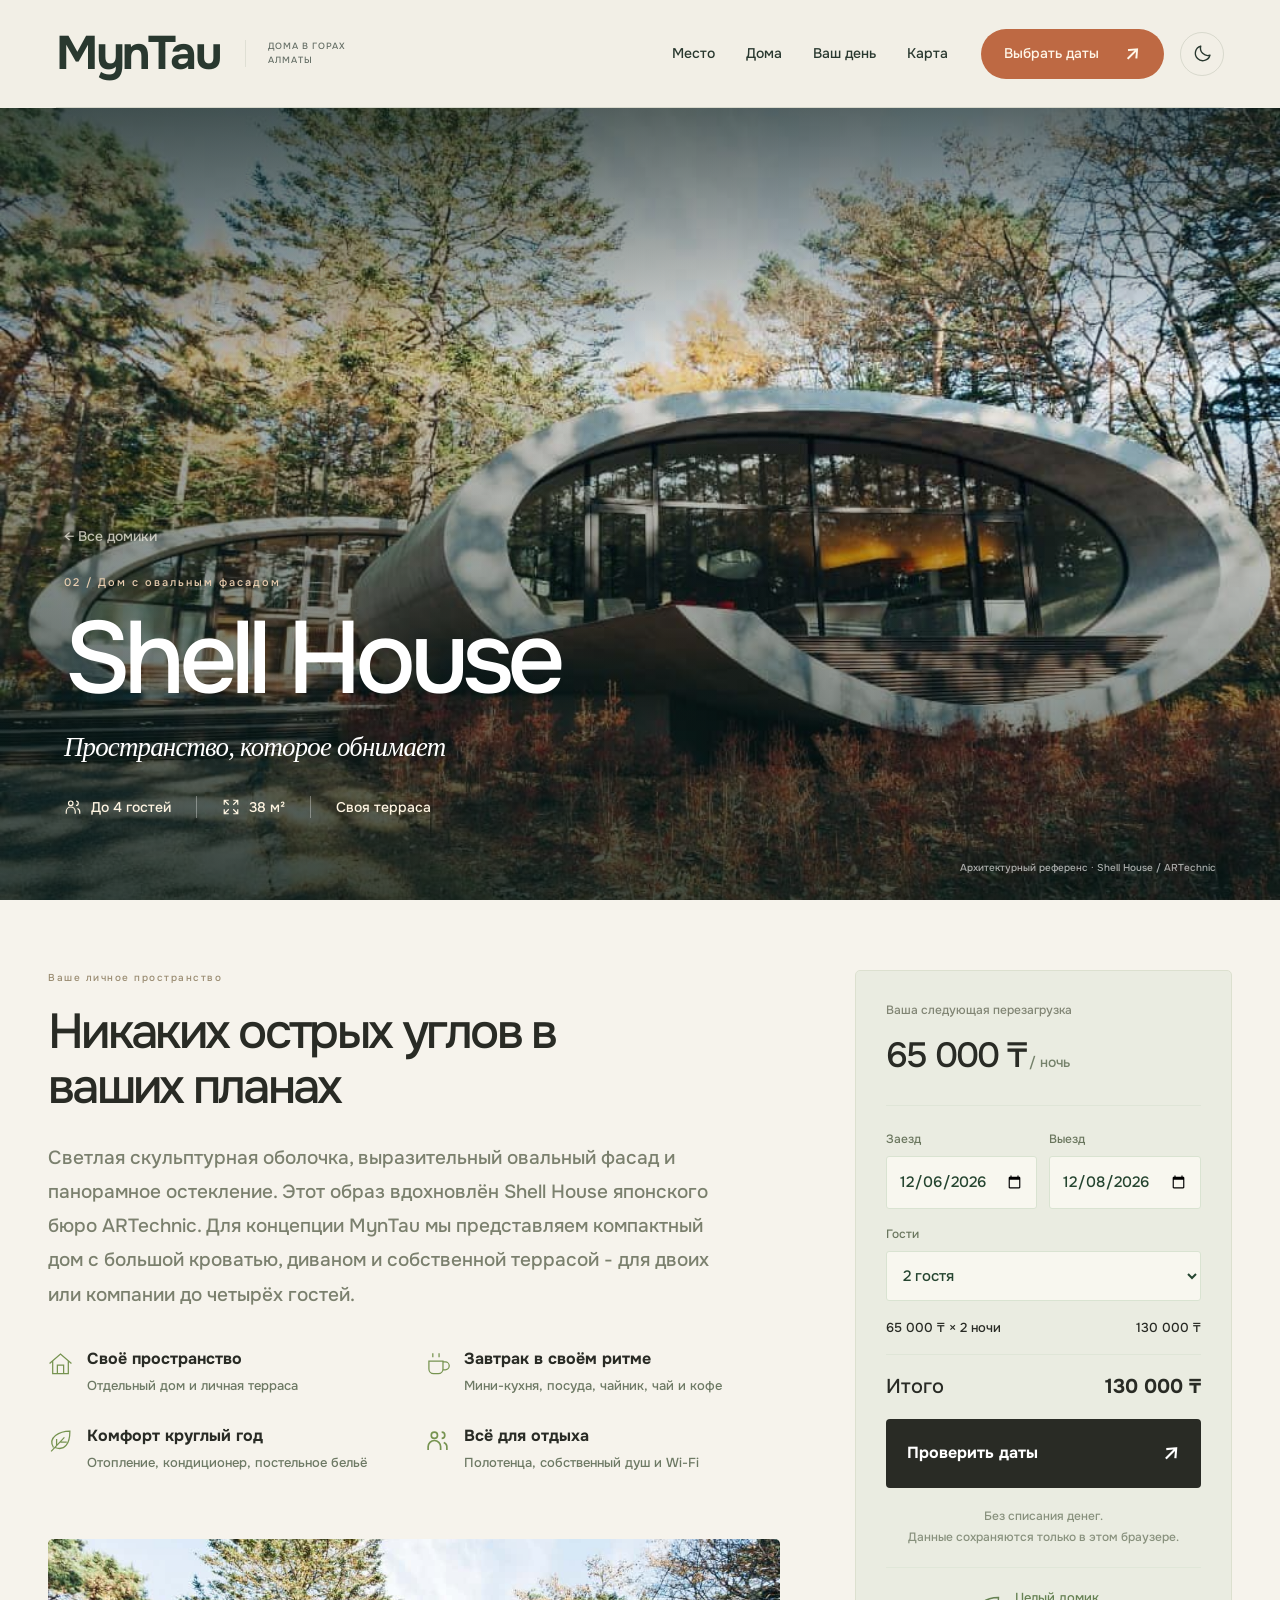
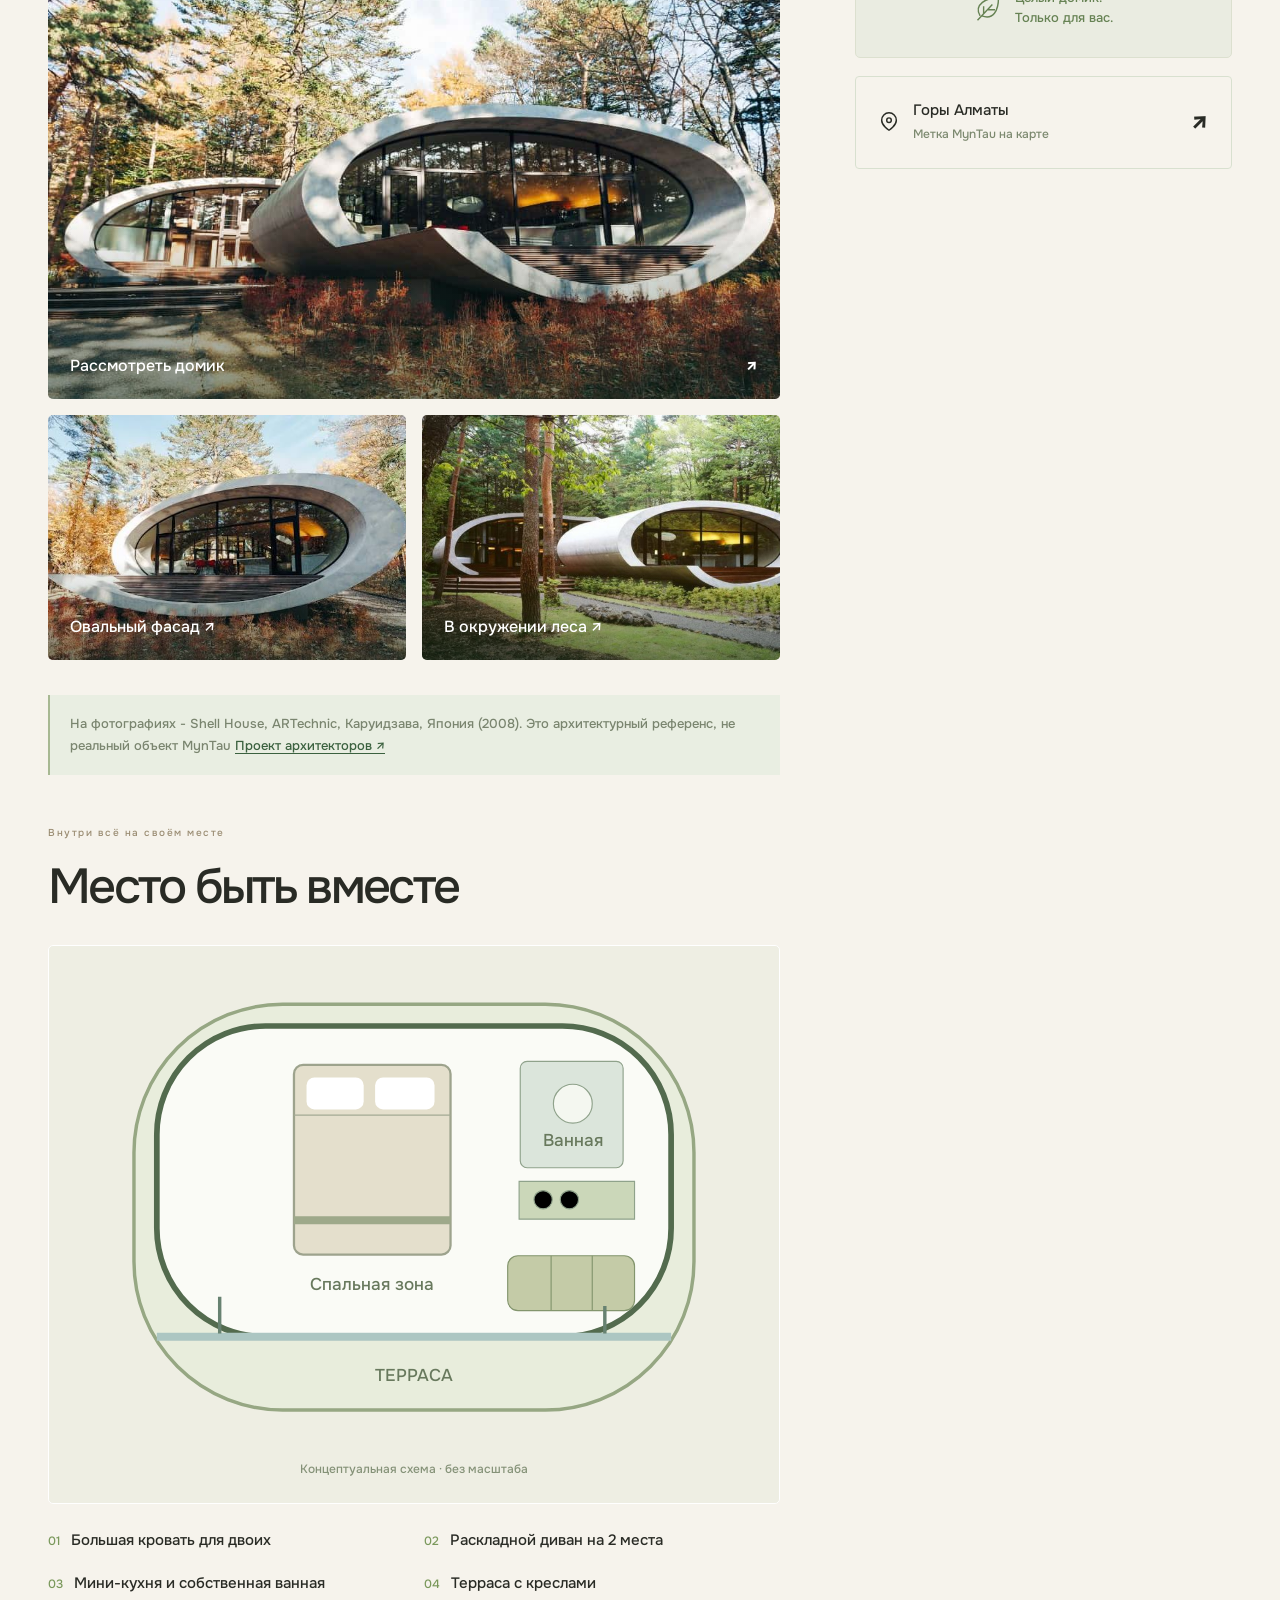
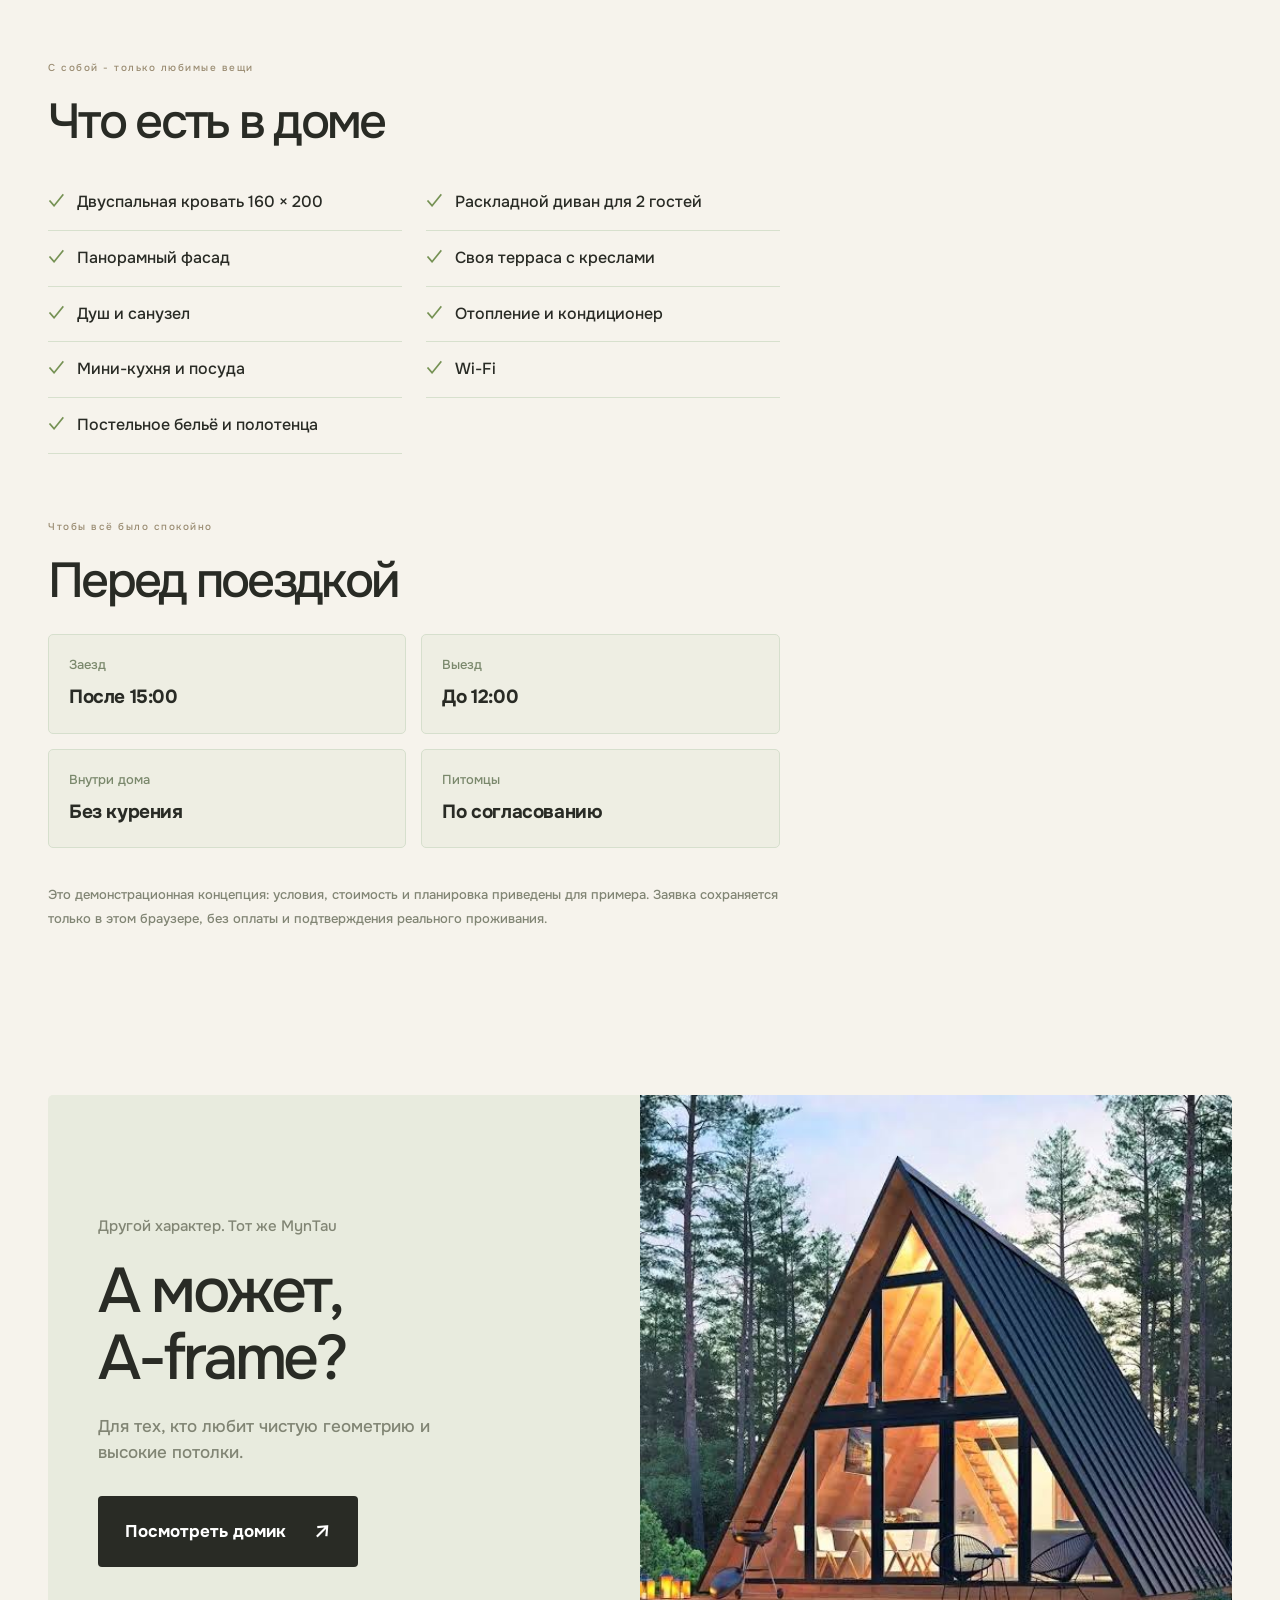
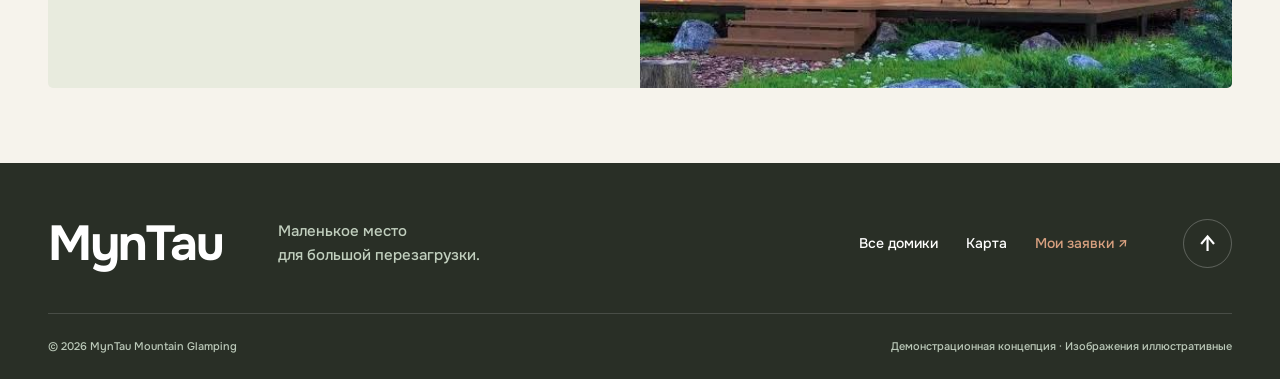
<file: cabins/shell.html>
<!doctype html><html lang="ru"><head><meta charset="UTF-8"><script src="../static-data.js" defer></script><script src="../static-booking.js" defer></script><script src="../theme.js?v=4"></script><meta name="viewport" content="width=device-width,initial-scale=1"><meta name="theme-color" content="#203a2d"><meta name="description" content="Shell House - Пространство, которое обнимает. Планировка, удобства и выбор дат в MynTau"><title>Shell House - ваш дом в горах | MynTau</title><link rel="icon" href="../favicon.svg"><link rel="stylesheet" href="../styles.css?v=6"><link rel="stylesheet" href="../experience.css?v=3"><link rel="stylesheet" href="../cabins.css?v=3"><script src="../cabin-page.js" defer></script><script src="../app.js?v=12" defer></script><link rel="stylesheet" href="../edition-stays.css?v=1"><link rel="stylesheet" href="../theme.css?v=1"><link rel="stylesheet" href="../stay-immersive.css?v=1"><link rel="stylesheet" href="../header.css?v=2"></head><body class="stay-page" data-cabin="shell"><header class="header site-header" id="top"><div class="site-header-inner"><a class="brand" href="../#top" aria-label="MynTau - на главную">MynTau</a><span class="brand-note">ДОМА В ГОРАХ<br>АЛМАТЫ</span><nav class="nav" aria-label="Главная навигация"><a href="../#about">Место</a><a href="../#cabins">Дома</a><a href="../#moments">Ваш день</a><a href="../#location">Карта</a></nav><div class="header-actions"><a class="header-book" href="#stay-booking">Выбрать даты <span>↗</span></a><button class="theme-toggle" type="button" aria-label="Включить тёмную тему" aria-pressed="false" title="Сменить тему"><svg class="theme-moon" viewBox="0 0 24 24" fill="none" aria-hidden="true"><path d="M20.5 14A8.5 8.5 0 0 1 10 3.5 8.5 8.5 0 1 0 20.5 14Z" stroke="currentColor" stroke-width="1.6" stroke-linejoin="round"/></svg><svg class="theme-sun" viewBox="0 0 24 24" fill="none" aria-hidden="true"><circle cx="12" cy="12" r="4" stroke="currentColor" stroke-width="1.6"/><path d="M12 2v2m0 16v2M2 12h2m16 0h2M5 5l1.4 1.4m11.2 11.2L19 19M5 19l1.4-1.4M17.6 6.4 19 5" stroke="currentColor" stroke-width="1.6" stroke-linecap="round"/></svg></button><button class="menu-toggle" aria-label="Открыть меню" aria-expanded="false">☰</button></div></div></header><main><section class="stay-hero"><img src="../assets/shell-reference.png" alt="Shell House - внешний вид домика" fetchpriority="high"><div class="stay-hero-content"><a href="../#cabins" class="back-link">← Все домики</a><span class="eyebrow">02 / Дом с овальным фасадом</span><h1>Shell House<span>Пространство, которое обнимает</span></h1><div class="stay-facts"><span><svg class="icon"><use href="#people"/></svg> До 4 гостей</span><span><svg class="icon"><use href="#area"/></svg> 38 м²</span><span>Своя терраса</span></div></div><span class="stay-image-note">Архитектурный референс · Shell House / ARTechnic</span></section><div class="stay-layout shell"><article class="stay-story"><section id="stay-about"><span class="eyebrow">Ваше личное пространство</span><h2>Никаких острых углов в ваших планах</h2><p class="stay-intro">Светлая скульптурная оболочка, выразительный овальный фасад и панорамное остекление. Этот образ вдохновлён Shell House японского бюро ARTechnic. Для концепции MynTau мы представляем компактный дом с большой кроватью, диваном и собственной террасой - для двоих или компании до четырёх гостей.</p><ul class="stay-perks"><li><svg class="icon"><use href="#home"/></svg><div><strong>Своё пространство</strong><span>Отдельный дом и личная терраса</span></div></li><li><svg class="icon"><use href="#cup"/></svg><div><strong>Завтрак в своём ритме</strong><span>Мини-кухня, посуда, чайник, чай и кофе</span></div></li><li><svg class="icon"><use href="#leaf"/></svg><div><strong>Комфорт круглый год</strong><span>Отопление, кондиционер, постельное бельё</span></div></li><li><svg class="icon"><use href="#people"/></svg><div><strong>Всё для отдыха</strong><span>Полотенца, собственный душ и Wi-Fi</span></div></li></ul></section><section class="stay-gallery" aria-label="Фотографии"><button data-photo="../assets/shell-reference.png" data-caption="Shell House - архитектурный референс ARTechnic"><img src="../assets/shell-reference.png" alt="Домик Shell House и его терраса" loading="lazy"><span>Рассмотреть домик <b>↗</b></span></button><div class="stay-gallery-pair"><button data-photo="../assets/shell-reference-front.png" data-caption="Shell House / ARTechnic - овальный фасад"><img src="../assets/shell-reference-front.png" alt="Овальный фасад Shell House" loading="lazy"><span>Овальный фасад ↗</span></button><button data-photo="../assets/shell-reference-forest.png" data-caption="Shell House / ARTechnic - архитектура среди деревьев"><img src="../assets/shell-reference-forest.png" alt="Shell House среди деревьев" loading="lazy"><span>В окружении леса ↗</span></button></div></section><p class="reference-credit">На фотографиях - Shell House, ARTechnic, Каруидзава, Япония (2008). Это архитектурный референс, не реальный объект MynTau <a href="https://www.artechnic.jp/residential-2/album/shell-2008" target="_blank" rel="noopener">Проект архитекторов ↗</a></p><section class="stay-plan" id="stay-plan"><span class="eyebrow">Внутри всё на своём месте</span><h2>Место быть вместе</h2><div class="plan-drawing"><svg viewBox="0 0 580 420" role="img" aria-label="Схематичная планировка: кровать, диван, мини-кухня, ванная и терраса"><defs><pattern id="planks" width="18" height="18" patternUnits="userSpaceOnUse"><path d="M0 0V18" stroke="#d9dfcd" stroke-width="1"/></pattern></defs><rect x="45" y="30" width="490" height="355" rx="130" fill="#e8eddc" stroke="#96a783" stroke-width="3"/><rect x="65" y="49" width="450" height="272" rx="95" fill="#fafbf6" stroke="#536b4e" stroke-width="5"/><path d="M65 321h450" stroke="#acc6c2" stroke-width="7"/><rect x="185" y="83" width="137" height="166" rx="8" fill="#e4dfcc" stroke="#9da38d" stroke-width="2"/><path d="M185 127h137" stroke="#a3aa94"/><rect x="196" y="94" width="50" height="28" rx="7" fill="#fff"/><rect x="256" y="94" width="52" height="28" rx="7" fill="#fff"/><path d="M185 219h137" stroke="#9ea98a" stroke-width="7"/><rect x="383" y="80" width="90" height="93" rx="6" fill="#dbe5db" stroke="#8fa28b"/><circle cx="429" cy="117" r="17" stroke="#8fa28b" fill="#f4f7f0"/><path d="M382 185h101v33H382Z" fill="#cbd7b9" stroke="#8fa28b"/><circle cx="403" cy="201" r="8" stroke="#8fa28b"/><circle cx="426" cy="201" r="8" stroke="#8fa28b"/><rect x="372" y="250" width="111" height="48" rx="9" fill="#c4cba7" stroke="#83956d"/><path d="M410 250v48m36-48v48" stroke="#83956d"/><text x="253" y="280" text-anchor="middle">Спальная зона</text><text x="429" y="154" text-anchor="middle" font-size="12">Ванная</text><text x="290" y="360" text-anchor="middle">ТЕРРАСА</text><path d="M120 318v-32m337 32v-24" stroke="#678271" stroke-width="3"/></svg><span>Концептуальная схема · без масштаба</span></div><ol class="plan-zones"><li><span>01</span>Большая кровать для двоих</li><li><span>02</span>Раскладной диван на 2 места</li><li><span>03</span>Мини-кухня и собственная ванная</li><li><span>04</span>Терраса с креслами</li></ol></section><section class="stay-amenities"><span class="eyebrow">С собой - только любимые вещи</span><h2>Что есть в доме</h2><ul id="full-amenities"><li>Загружаем удобства…</li></ul></section><section class="stay-rules"><span class="eyebrow">Чтобы всё было спокойно</span><h2>Перед поездкой</h2><div class="rules-grid"><div><span>Заезд</span><strong>После 15:00</strong></div><div><span>Выезд</span><strong>До 12:00</strong></div><div><span>Внутри дома</span><strong>Без курения</strong></div><div><span>Питомцы</span><strong>По согласованию</strong></div></div><p class="concept-note">Это демонстрационная концепция: условия, стоимость и планировка приведены для примера. Заявка сохраняется только в этом браузере, без оплаты и подтверждения реального проживания.</p></section></article><aside class="stay-booking" id="stay-booking"><div class="stay-booking-card"><span class="eyebrow">Ваша следующая перезагрузка</span><div class="stay-price"><strong id="stay-price">-</strong><span> / ночь</span></div><form id="search-form"><div class="stay-date-grid"><label>Заезд<input id="check-in" type="date" aria-label="Дата заезда" required></label><label>Выезд<input id="check-out" type="date" aria-label="Дата выезда" required></label></div><label>Гости<select id="guests" aria-label="Количество гостей"><option value="1" >1 гость</option><option value="2" selected>2 гостя</option><option value="3" >3 гостя</option><option value="4" >4 гостя</option></select></label><div id="stay-quote" class="stay-quote" aria-live="polite"></div><button class="button search-button" type="submit">Проверить даты <span>↗</span></button><p id="search-error" class="form-error" role="alert"></p></form><p class="stay-booking-note">Без списания денег.<br>Данные сохраняются только в этом браузере.</p><div class="stay-booking-benefit"><svg class="icon"><use href="#leaf"/></svg><span>Целый домик.<br>Только для вас.</span></div></div><a href="../#location" class="stay-map-link"><svg class="icon"><use href="#pin"/></svg><span>Горы Алматы<br><small>Метка MynTau на карте</small></span><b>↗</b></a></aside></div><section class="other-stay shell"><div><span class="eyebrow">Другой характер. Тот же MynTau</span><h2>А может,<br>A-frame?</h2><p>Для тех, кто любит чистую геометрию и высокие потолки.</p><a class="button" href="../cabins/a-frame.html">Посмотреть домик <span>↗</span></a></div><a class="other-stay-photo" href="../cabins/a-frame.html" aria-label="Открыть домик A-frame"><img src="../assets/aframe-reference.png" alt="Домик A-frame" loading="lazy"></a></section></main><footer class="footer"><div class="shell"><div class="footer-main"><a class="brand" href="../">MynTau</a><p>Маленькое место<br>для большой перезагрузки.</p><div class="footer-links"><a href="../#cabins">Все домики</a><a href="../#location">Карта</a><button id="my-bookings">Мои заявки ↗</button></div><a class="to-top" href="#top" aria-label="Наверх">↑</a></div><div class="footer-bottom"><span>© <span id="year">2026</span> MynTau Mountain Glamping</span><span>Демонстрационная концепция · Изображения иллюстративные</span></div></div></footer><dialog id="cabin-dialog" aria-label="Подробнее о домике" class="modal cabin-modal"><button class="modal-close" aria-label="Закрыть">×</button><div id="cabin-detail"></div></dialog>
<dialog id="reservation-dialog" aria-label="Оформление заявки" class="modal reservation-modal"><button class="modal-close" aria-label="Закрыть">×</button><div id="reservation-content"></div></dialog>
<dialog id="photo-dialog" aria-label="Галерея фотографий" class="photo-modal"><button class="modal-close" aria-label="Закрыть фотографию">×</button><button class="photo-prev" aria-label="Предыдущее фото">←</button><figure><img id="lightbox-image" alt=""><figcaption id="lightbox-caption"></figcaption></figure><button class="photo-next" aria-label="Следующее фото">→</button></dialog>
<dialog id="bookings-dialog" aria-label="Мои заявки" class="modal bookings-modal"><button class="modal-close" aria-label="Закрыть">×</button><span class="eyebrow">ВАШИ ПЛАНЫ</span><h2>Мои заявки</h2><div id="bookings-list"></div></dialog>
<div id="toast" class="toast" role="status"></div>
<svg class="svg-library" xmlns="http://www.w3.org/2000/svg" aria-hidden="true"><defs>
<symbol id="pin" viewBox="0 0 24 24"><path d="M20 10c0 6-8 11-8 11S4 16 4 10a8 8 0 0 1 16 0Z"/><circle cx="12" cy="10" r="2.5"/></symbol>
<symbol id="calendar" viewBox="0 0 24 24"><rect x="3" y="5" width="18" height="16" rx="2"/><path d="M7 3v5m10-5v5M3 11h18"/></symbol>
<symbol id="people" viewBox="0 0 24 24"><circle cx="9" cy="7" r="3"/><path d="M3 21v-3a6 6 0 0 1 12 0v3M16 4a3 3 0 0 1 0 6m2 4a5 5 0 0 1 3 5v2"/></symbol>
<symbol id="arrow" viewBox="0 0 24 24"><path d="M4 12h16m-6-6 6 6-6 6"/></symbol>
<symbol id="mountain" viewBox="0 0 32 32"><path d="m2 27 11-21 8 14 4-7 6 14ZM9 14l4 3 3-5"/><circle cx="24" cy="6" r="3"/></symbol>
<symbol id="home" viewBox="0 0 32 32"><path d="m2 16 14-12 14 12M6 13v16h20V13M12 29V18h8v11"/></symbol>
<symbol id="leaf" viewBox="0 0 32 32"><path d="M7 25C-1 12 15 4 28 4c0 15-6 26-19 21M4 30l17-18M11 23v-9m5 4h8"/></symbol>
<symbol id="cup" viewBox="0 0 32 32"><path d="M5 13h18v10a6 6 0 0 1-6 6h-6a6 6 0 0 1-6-6Zm18 1h3a5 5 0 0 1 0 10h-3M10 8V3m8 5V3"/></symbol>
<symbol id="area" viewBox="0 0 24 24"><path d="M9 3H3v6m12-6h6v6M3 15v6h6m12-6v6h-6M3 3l6 6m12-6-6 6M3 21l6-6m12 6-6-6"/></symbol>
</defs></svg>
</body>
</html>
</file>
<file: edition.css>
@import url('./dialogs.css?v=4');
@import url('./assembly.css');
@font-face{font-family:Onest;src:url('./assets/onest-0.ttf') format('truetype');font-weight:400 500;font-display:swap}
@font-face{font-family:Onest;src:url('./assets/onest-1.ttf') format('truetype');font-weight:600 900;font-display:swap}
:root{--paper:#f6f3ec;--ink:#292b25;--green:#292b25;--lime:#d57349;--muted:#7a7b70;--line:#d8d8cd;--orange:#c85632;--soft:#edece4}
*{box-sizing:border-box}html{scroll-behavior:smooth;scroll-padding-top:24px}body{margin:0;background:var(--paper);color:var(--ink);font:400 17px/1.6 Onest,Arial,sans-serif;-webkit-font-smoothing:antialiased}body.modal-open{overflow:hidden}h1,h2,h3,p{margin:0}h1,h2,h3{font-weight:500;line-height:1.05;letter-spacing:-.065em}h2{font-size:clamp(48px,5vw,76px)}h2 em{font-family:Georgia,serif;font-weight:400;letter-spacing:-.065em}a{color:inherit;text-decoration:none}button,input,select,textarea{font:inherit;color:inherit}button,a,input,select{touch-action:manipulation}button{cursor:pointer;border:0}button:disabled{opacity:.5}button,a{-webkit-tap-highlight-color:transparent}img{display:block;width:100%;object-fit:cover}::selection{background:#eac4a9}a:focus-visible,button:focus-visible,summary:focus-visible{outline:3px solid var(--orange);outline-offset:5px}input:focus-visible,select:focus-visible{outline:2px solid var(--orange);outline-offset:4px}.wrap{width:calc(100% - 112px);max-width:1510px;margin-inline:auto}.section{padding-block:110px}.label{display:block;font-size:11px;letter-spacing:1.5px;font-weight:500;line-height:1.5}.label i{display:inline-block;width:7px;height:7px;border-radius:50%;background:var(--orange);margin-right:10px}.text-link{display:inline-flex;justify-content:space-between;align-items:center;gap:35px;background:none;padding:10px 0;border-bottom:1px solid currentColor;font-size:15px}.text-link>span{font-size:25px;transition:transform .3s}.text-link:hover>span{transform:translate(4px,-4px)}.button{display:inline-flex;align-items:center;justify-content:space-between;gap:25px;background:var(--ink);color:var(--paper);font-size:15px;border:1px solid transparent;padding:19px 23px;border-radius:5px;min-height:59px;transition:background .25s,transform .25s}.button>span{font-size:25px;line-height:1}.button:hover{background:var(--orange);transform:translateY(-2px)}.icon{width:21px;height:21px;fill:none;stroke:currentColor;stroke-width:1.5}.svg-library{width:0;height:0;position:absolute;overflow:hidden}.eyebrow{display:block;font-size:12px;letter-spacing:1px;margin-bottom:14px;color:var(--muted)}.page-progress{position:fixed;left:0;top:0;width:100%;height:3px;background:var(--orange);transform-origin:left;transform:scaleX(0);z-index:100}.skip-link{position:fixed;top:-100px;left:20px;z-index:100;background:var(--paper);padding:15px}.skip-link:focus{top:10px}.sr-only{position:absolute;width:1px;height:1px;overflow:hidden;clip:rect(0,0,0,0);white-space:nowrap}
/* The masthead and oversized typography stay on paper, outside the photograph. */
.hero .hero-picture>img{object-position:center 30%}
.header{height:106px;display:flex;align-items:center;gap:29px;border-bottom:1px solid var(--line);position:relative;z-index:20}.brand{font-size:65px;font-weight:700;letter-spacing:-5px;line-height:1;display:flex;align-items:flex-start}.brand>span{font-size:13px;letter-spacing:0;margin:8px 0 0 7px}.brand-note{font-size:9px;letter-spacing:1px;line-height:1.45;border-left:1px solid var(--line);padding-left:25px}.nav{display:flex;align-items:center;gap:37px;margin-left:auto}.nav a{font-size:14px;position:relative}.nav a:after{content:'';position:absolute;left:0;right:0;bottom:-6px;height:1px;background:var(--orange);transform:scaleX(0);transform-origin:left;transition:transform .25s}.nav a:hover:after{transform:scaleX(1)}.header-book{font-size:14px;background:var(--orange);color:#fff8ed;padding:13px 18px;border-radius:3px;margin-left:20px;display:flex;gap:27px}.header-book span{font-size:20px;line-height:1.3}.menu-toggle{display:none;background:none;font-size:27px;width:44px;height:44px}
.hero-top{display:flex;justify-content:space-between;align-items:center;padding-top:32px}.hero-edition{font-size:10px;letter-spacing:1px;color:#7a7b70}.hero-heading{display:flex;justify-content:space-between;align-items:flex-end;padding:25px 0 38px;gap:30px}.hero h1{font-size:clamp(84px,8.8vw,146px);line-height:.99;letter-spacing:-.075em;font-weight:500}.hero h1 em{font-family:Georgia,serif;font-weight:400;color:var(--orange);letter-spacing:-.085em;position:relative}.hero-intro{width:250px;padding-bottom:10px;flex-shrink:0}.sun-mark{display:block;font-size:56px;line-height:1;color:var(--orange);margin-bottom:19px}.hero-intro p{font-size:17px;line-height:1.55;color:#74766a;margin-bottom:18px}.hero-intro .text-link{font-size:14px}.hero-picture{height:clamp(410px,38vw,600px);position:relative;isolation:isolate}.hero-picture>img{height:100%;object-position:center 59%;border-radius:7px;filter:saturate(.82);transition:filter .5s}.hero-picture:hover>img{filter:saturate(1)}.picture-pin{position:absolute;display:flex;align-items:center;gap:10px;color:white}.picture-pin>span{display:grid;place-items:center;width:40px;height:40px;border-radius:50%;border:1px solid #fff9;background:#ffffff25;backdrop-filter:blur(10px);font-size:26px;box-shadow:0 0 0 7px #ffffff13;transition:transform .3s,background .3s}.picture-pin b{font-size:13px;font-weight:500;line-height:1.4;background:#202a22ae;backdrop-filter:blur(12px);padding:8px 12px;border-radius:3px}.picture-pin small{display:block;font-size:9px;color:#dedfd0}.picture-pin:hover>span{transform:rotate(90deg);background:var(--orange)}.pin-aframe{right:15%;top:49%}.pin-shell{left:17%;top:58%}.image-note{position:absolute;bottom:16px;left:20px;font-size:8px;letter-spacing:1px;color:white;text-shadow:0 1px 8px #0009}.round-book{position:absolute;right:48px;top:-71px;width:142px;height:142px;border-radius:50%;background:var(--orange);color:#fff3db;display:grid;place-items:center;box-shadow:0 0 0 9px var(--paper);transition:background .3s}.round-book>svg{position:absolute;inset:5px;width:132px;height:132px;animation:orbit 35s linear infinite}.round-book svg text{font:500 9px Onest,sans-serif;fill:currentColor;letter-spacing:2.1px}.round-book>span:not(.sr-only){font-size:54px;font-weight:400;line-height:1;transition:transform .3s}.round-book:hover{background:#a64327}.round-book:hover>span{transform:rotate(45deg)}.hero-foot{display:flex;justify-content:space-between;padding:20px 0;border-bottom:1px solid var(--line);font-size:12px;color:#75776a}.hero-foot a{color:var(--ink);display:flex;gap:45px}.hero-foot a span{font-size:18px}
/* One practical booking strip. */
.booking-wrap{padding-top:32px;scroll-margin-top:25px}.booking-bar{display:grid;grid-template-columns:1.15fr 1fr 1fr .75fr 1fr;gap:24px;align-items:center;padding:28px 30px;background:#e8e9df;border-radius:5px}.booking-intro .label{font-size:8px;letter-spacing:1px;color:#7d8273;margin-bottom:4px}.booking-intro strong{font-size:22px;letter-spacing:-.7px;font-weight:500}.booking-bar label{border-left:1px solid #ced2c3;padding-left:24px;min-width:0;display:block}.booking-bar label>span{font-size:12px;color:#757b6b;display:block;margin-bottom:7px}.booking-bar input,.booking-bar select{display:block;width:100%;min-width:0;border:0;background:transparent;padding:0;font-size:15px;font-weight:500;min-height:27px}.booking-bar .button{padding-inline:20px;white-space:nowrap;font-size:14px}.form-error{font-size:14px;color:#ab4228;margin-top:12px}.form-error:empty{display:none}input[type=date],label:has(>input[type=date]){cursor:pointer}
.manifesto{display:grid;grid-template-columns:.6fr 2fr .6fr;gap:40px;align-items:start}.section-index{padding-top:12px;color:#848779}.manifesto h2{font-size:clamp(47px,4.6vw,70px);font-weight:400;line-height:1.17;letter-spacing:-.055em}.manifesto h2>span{color:var(--orange);position:relative}.manifesto h2>span:after{content:'';position:absolute;left:0;right:0;bottom:-3px;border-bottom:1px solid var(--orange);transform:rotate(-2deg)}.manifesto-bottom{display:flex;align-items:center;gap:35px;margin-top:45px}.mini-scene{position:relative;flex-shrink:0;width:147px;transform:rotate(-6deg);padding:7px 7px 30px;background:#fff;box-shadow:0 5px 20px #373b1f12}.mini-scene img{height:124px}.mini-scene span{position:absolute;bottom:8px;left:10px;font-size:8px;letter-spacing:1px}.manifesto-bottom p{font-size:14px;line-height:1.8;color:#7a7e70}.manifesto-side{text-align:right;align-self:center}.outline-sun{display:block;font-size:95px;color:#b6b9a0;line-height:1}.manifesto-side>span:last-child{display:block;font-size:9px;letter-spacing:1.5px;margin-top:22px;color:#8a8d7d}
/* Architecture spreads, rather than repeated feature boxes. */
.stays{background:#eaece2}.section-heading{display:flex;justify-content:space-between;align-items:flex-end;gap:35px;margin-bottom:40px}.section-heading .label{margin-bottom:20px;color:#808775}.section-heading h2{font-weight:500}.section-heading .text-link{margin-bottom:8px}.cabins-toolbar{display:flex;justify-content:space-between;align-items:center;gap:25px;margin-bottom:42px;border-bottom:1px solid #ced3c1;padding-bottom:17px}.filter-tabs{display:flex;gap:25px}.filter{padding:6px 0;background:transparent;font-size:14px;color:#8a917e;position:relative}.filter.active{color:var(--ink)}.filter.active:after{content:'';height:2px;background:var(--orange);position:absolute;bottom:-18px;left:0;right:0}.filter sup{font-size:9px;color:var(--orange);margin-left:4px}#availability-note{font-size:12px;color:#848b77;text-align:right}.cabin-grid{display:grid;gap:55px}.cabin-card{display:grid;grid-template-columns:1.22fr 1fr;gap:60px;align-items:center}.cabin-photo{display:block;height:480px;position:relative;overflow:hidden;border-radius:5px}.cabin-photo img{height:100%;transition:transform .9s cubic-bezier(.2,.7,.3,1);filter:saturate(.8)}.cabin-photo:hover img{transform:scale(1.045)}.badge{position:absolute;left:22px;top:20px;padding:8px 12px;background:#f5f4e6de;backdrop-filter:blur(10px);font-size:10px;letter-spacing:.4px;border-radius:2px}.photo-arrow{position:absolute;right:22px;bottom:22px;border:1px solid #fff8;color:white;width:48px;height:48px;display:grid;place-items:center;border-radius:50%;font-size:26px;backdrop-filter:blur(14px);background:#ffffff20}.cabin-title-row{display:flex;align-items:center;justify-content:space-between;gap:20px}.cabin-title-row h3{font-size:59px;font-weight:400;letter-spacing:-3px}.status{font-size:9px;letter-spacing:1px;color:#929981;text-transform:uppercase}.cabin-meta{display:flex;align-items:center;flex-wrap:wrap;gap:22px;margin-top:24px;color:#787f6d;font-size:12px}.cabin-meta>span{display:flex;align-items:center;gap:7px}.cabin-meta .icon{width:17px;height:17px}.cabin-description{font-size:17px;line-height:1.8;color:#818874;max-width:460px;margin-top:29px}.cabin-bottom{display:flex;justify-content:space-between;align-items:center;gap:18px;border-top:1px solid #cdd4bf;padding-top:29px;margin-top:34px}.cabin-price strong{font-size:27px;font-weight:500;letter-spacing:-1px}.cabin-price>span{font-size:11px;color:#838b76}.cabin-select{font-size:14px;display:flex;gap:25px;align-items:center;padding:16px 20px;background:var(--ink);color:var(--paper);border-radius:3px;transition:background .3s}.cabin-select:hover{background:var(--orange)}.cabin-select span{font-size:22px}.cabin-card:nth-child(2){grid-template-columns:1fr 1.22fr}.cabin-card:nth-child(2) .cabin-photo{grid-column:2;grid-row:1}.cabin-card:nth-child(2) .cabin-body{grid-column:1;grid-row:1}.included-note{font-size:12px;text-align:center;margin-top:45px;color:#879077}.empty-state{padding:45px;border:1px solid #ced3c1;border-radius:5px}
.day-builder{display:grid;grid-template-columns:1fr 1.1fr;gap:85px;align-items:center}.day-builder-heading>.label{color:#8b8d7c;margin-bottom:22px}.day-builder-heading>p{font-size:16px;line-height:1.8;color:#888b7a;margin-top:28px}.mood-tabs{display:flex;gap:7px;margin-top:30px;flex-wrap:wrap}.mood-tabs button{background:none;border:1px solid #d4d6c8;padding:10px 14px;border-radius:30px;font-size:12px;transition:background .25s,color .25s}.mood-tabs button.active{background:var(--orange);border-color:var(--orange);color:#fff6e9}.day-plan{margin:28px 0 22px}.day-plan>div{display:flex;gap:28px;align-items:center;border-bottom:1px solid var(--line);padding:12px 0}.day-plan>div>span{font-size:11px;letter-spacing:1px;color:var(--orange)}.day-plan p{font-size:14px;color:#6f7462}.day-builder-photo{height:660px;position:relative}.day-builder-photo>img{height:100%;border-radius:47% 47% 5px 5px;object-position:center 74%;filter:saturate(.65)}.mood-sticker{position:absolute;bottom:85px;left:-36px;background:#d5d9bd;width:147px;height:147px;border-radius:50%;display:flex;align-items:center;justify-content:center;text-align:center;transform:rotate(-13deg);font:italic 30px/1.08 Georgia,serif;color:#4b5840;box-shadow:0 5px 20px #203d1310}.day-photo-number{position:absolute;bottom:23px;right:24px;font-size:9px;color:white;letter-spacing:1.5px}.day-builder-photo.is-changing>img{animation:image-enter .7s ease both}
/* The existing house assembly, rebuilt into the new palette. */
.build-journey{color:#f2f1e5;background:#2c3c32}.build-stage{min-height:650px}.build-copy h2{font-weight:400;letter-spacing:-.065em;font-size:clamp(50px,5.3vw,83px)}.build-copy h2 span{font-family:Georgia,serif;font-weight:400;font-style:italic;color:#e6bf98}.build-caption,.build-chapters,.skip-experience{background:#243a2c9e;border:1px solid #f3eddb38;backdrop-filter:blur(15px)}.build-caption{border-radius:5px}.build-caption h3{font-size:22px;letter-spacing:-.7px}.stage-number{color:#eac3a0}.build-chapters{border-radius:6px}.build-chapters button{font-family:Onest,sans-serif;border-radius:3px}.build-chapters button.active{background:#efdfc9;color:#3b402f}.skip-experience{border-radius:3px}.build-progress>span{background:#c78153}.build-copy .eyebrow{color:#efead6a8}.build-copy p{color:#e0e1d3a8}.build-brand{font-size:11px}.build-bottom{bottom:32px}.build-chapters button{background:transparent;color:#f1efde;font-size:13px}
.gallery-controls{display:flex;gap:10px}.gallery-controls button{width:50px;height:50px;border:1px solid #c7cdbd;border-radius:50%;background:none;font-size:24px;transition:background .25s}.gallery-controls button:hover{background:#e1e6d4}.gallery-controls button:disabled{opacity:.3;cursor:default}.filmstrip{display:flex;gap:25px;overflow-x:auto;scroll-snap-type:x mandatory;scrollbar-width:thin;scrollbar-color:#b2b6a3 transparent;padding-bottom:15px}.filmstrip>button{flex:0 0 40%;min-width:0;padding:0;background:none;scroll-snap-align:start;text-align:left}.filmstrip img{height:420px;border-radius:4px;filter:saturate(.75);transition:filter .3s}.filmstrip button:hover img{filter:saturate(1)}.filmstrip>button:nth-child(2n){padding-top:50px}.filmstrip button>span{display:flex;align-items:center;justify-content:space-between;font-size:11px;margin-top:17px;color:#737b68}.filmstrip b{font-size:22px;font-weight:400}
.map-section{display:grid;grid-template-columns:1fr 1.3fr;gap:70px;padding-top:0;align-items:center}.map-copy>.label{color:#818876;margin-bottom:22px}.map-copy>p{font-size:15px;color:#858b7a;line-height:1.85;margin-top:27px;max-width:385px}.coordinates{margin:26px 0;display:flex;flex-wrap:wrap;gap:5px 24px;align-items:center}.coordinates>span:first-child{font-size:8px;letter-spacing:1px;color:#979b8c;flex-basis:100%}.coordinates strong{font-size:24px;font-weight:400;letter-spacing:-1px;user-select:all}.coordinates .text-link{font-size:10px;gap:12px;padding:5px 0}.coordinates>span:last-child{font-size:12px;color:var(--orange);flex-basis:100%}.map-copy>p.map-note{font-size:11px;margin-top:18px;line-height:1.6}.map-panel{border:1px solid var(--line);border-radius:5px;overflow:hidden;background:#e4e8da}.map-toolbar{padding:15px 18px;display:flex;justify-content:space-between;align-items:center;font-size:10px;letter-spacing:1px}.map-toolbar>div{display:flex;gap:5px}.map-toolbar button{font-size:11px;background:transparent;border-radius:3px;padding:8px 12px;letter-spacing:0}.map-toolbar button.active{background:var(--ink);color:var(--paper)}.map-panel iframe{height:470px;width:100%;border:0;display:block;filter:saturate(.55)}
.faq-section{display:grid;grid-template-columns:.8fr 1.3fr;gap:80px;border-top:1px solid var(--line)}.faq-section .label{color:#8a8e7c;margin-bottom:24px}.faq-list details{border-bottom:1px solid var(--line)}.faq-list summary{display:flex;align-items:center;justify-content:space-between;gap:20px;list-style:none;padding:24px 0;cursor:pointer;font-size:18px;letter-spacing:-.5px}.faq-list summary::-webkit-details-marker{display:none}.faq-list summary span{font-size:25px;font-weight:400}.faq-list details[open] summary span{transform:rotate(45deg);color:var(--orange)}.faq-list details p{padding:0 30px 25px 0;font-size:14px;line-height:1.8;color:#828875}
.final-invite{padding:70px 0 30px;background:var(--orange);color:#faeddb}.final-invite .label{font-size:10px;letter-spacing:2px;opacity:.7}.final-invite a{display:block;position:relative;font-size:clamp(90px,11.2vw,178px);line-height:1;letter-spacing:-.075em;margin:40px 0 55px;transition:color .3s}.final-invite a em{font-family:Georgia,serif;font-weight:400}.final-invite a>span{position:absolute;right:20px;top:0;font-size:130px;transition:transform .5s}.final-invite a:hover>span{transform:translate(10px,-10px)}.final-meta{display:flex;justify-content:space-between;font-size:9px;letter-spacing:1.5px;border-top:1px solid #f5dec04d;padding-top:22px}.footer{display:flex;align-items:center;gap:35px;padding-block:32px}.footer .brand{font-size:50px}.footer>span{font-size:11px;color:#969c89}.footer .text-link{font-size:11px}.footer p{font-size:9px;color:#999e8f;margin-left:auto}.footer>a:last-child{font-size:25px;margin-left:15px}
/* Shared booking and gallery dialogs retain the same local booking behavior. */
.modal{background:var(--paper);border:1px solid #ffffff80;border-radius:8px;padding:40px;box-shadow:0 25px 100px #1d291e40}.modal h2{font-size:40px;font-weight:500;letter-spacing:-2px}.modal-close{color:var(--ink)!important;width:44px;height:44px;font-size:0;background:var(--paper);border-color:#c6cbbd}.modal-close:before,.modal-close:after{content:'';position:absolute;left:12px;top:20px;width:18px;height:2px;border-radius:2px;background:currentColor;transform:rotate(45deg)}.modal-close:after{transform:rotate(-45deg)}.modal::backdrop,.photo-modal::backdrop{background:#23302699;backdrop-filter:blur(14px)}.photo-modal img{border-radius:8px}.photo-modal .modal-close{font-size:0}.photo-prev,.photo-next{background:#24382c88;backdrop-filter:blur(12px)}.compare-modal{width:900px}.compare-table{display:grid;grid-template-columns:1fr 1fr;gap:30px}.compare-table img{height:210px;border-radius:4px}.compare-table h3{font-size:30px;letter-spacing:-1px;margin:20px 0 10px}.compare-table p{font-size:13px;color:#808875;min-height:42px}.compare-table dl{display:grid;grid-template-columns:1fr 1fr;font-size:12px;gap:12px 14px}.compare-table dt{color:#8b927f}.compare-table dd{margin:0;min-height:28px}.compare-table .button{width:100%;font-size:13px}.consent{font-size:12px}.local-note{font-size:11px}.success-state h2{font-size:43px}.reservation-fields input,.reservation-fields select,.reservation-fields textarea{background:#fdfcf7;border-color:#d8dccb}.toast{z-index:120}.is-revealed{animation:reveal .8s cubic-bezier(.2,.65,.3,1) both}
@keyframes orbit{to{transform:rotate(360deg)}}@keyframes image-enter{from{opacity:.35;transform:scale(.98)}to{opacity:1;transform:scale(1)}}@keyframes reveal{from{opacity:0;transform:translateY(24px)}to{opacity:1;transform:translateY(0)}}
@media(min-width:1800px){.hero h1{font-size:153px}.hero-picture{height:610px}.hero-intro{width:290px}.hero-intro p{font-size:20px}.hero-top{padding-top:38px}.hero-heading{padding-bottom:44px}}
@media(max-width:1150px){.wrap{width:calc(100% - 64px)}.nav{gap:22px}.header{gap:20px}.header-book{margin-left:8px}.brand-note{display:none}.hero h1{font-size:95px}.hero-intro{width:220px}.hero-picture{height:440px}.round-book{right:32px;width:124px;height:124px;top:-62px}.round-book>svg{width:114px;height:114px}.booking-bar{gap:15px;padding:24px 22px}.booking-bar label{padding-left:16px}.booking-bar input,.booking-bar select{font-size:13px}.booking-intro strong{font-size:18px}.booking-bar .button{font-size:12px;padding-inline:15px;gap:10px}.section{padding-block:80px}.manifesto{grid-template-columns:.45fr 2fr;gap:25px}.manifesto-side{display:none}.cabin-card{gap:35px}.cabin-title-row h3{font-size:43px}.status{display:none}.cabin-description{font-size:15px}.cabin-photo{height:420px}.cabin-meta{gap:15px;font-size:11px}.cabin-price strong{font-size:24px}.cabin-select{padding:14px 16px;gap:15px;font-size:12px}.day-builder{gap:45px}.day-builder-photo{height:600px}.day-builder h2{font-size:55px}.mood-tabs button{font-size:11px;padding:9px 11px}.mood-sticker{width:120px;height:120px;font-size:27px;left:-24px}.map-section{gap:40px}.map-copy h2{font-size:50px}.map-panel iframe{height:470px}.faq-section{gap:50px}.filmstrip img{height:360px}.build-copy{left:40px;top:18%}.build-copy h2{font-size:55px}.cabin-assembly{width:85vw;right:-13%;top:53%}.build-caption{left:40px;max-width:360px;bottom:135px;padding:20px}.build-caption h3{font-size:20px}.build-caption p{font-size:13px}.build-scroll-hint{display:none}.build-bottom{left:40px;right:40px}.build-chapters button{padding:12px 15px}}
@media(max-width:800px){.wrap{width:calc(100% - 40px)}.header{height:86px;gap:15px}.brand{font-size:54px}.nav{display:none;position:absolute;top:75px;left:0;right:0;padding:25px;background:var(--paper);border:1px solid var(--line);box-shadow:0 15px 30px #25352315;flex-direction:column;align-items:flex-start;gap:23px}.nav.is-open{display:flex}.nav a{font-size:19px}.menu-toggle{display:block}.header-book{margin-left:auto;font-size:12px;gap:15px;padding:11px 15px}.hero-top{padding-top:25px}.hero-top .label{font-size:8px;letter-spacing:1px}.hero-edition{display:none}.hero-heading{padding:23px 0 45px;gap:25px;align-items:flex-start}.hero h1{font-size:clamp(67px,9vw,90px)}.hero-intro{width:175px;padding-top:6px}.hero-intro p{font-size:13px;margin-bottom:12px}.hero-intro .text-link{font-size:11px;gap:15px}.sun-mark{font-size:35px;margin-bottom:14px}.hero-picture{height:420px}.round-book{width:100px;height:100px;right:22px;top:-50px;box-shadow:0 0 0 7px var(--paper)}.round-book>svg{width:90px;height:90px}.round-book>span:not(.sr-only){font-size:40px}.picture-pin>span{width:32px;height:32px;font-size:23px}.picture-pin b{font-size:10px;padding:6px 9px}.picture-pin small{font-size:8px}.pin-aframe{right:11%;top:54%}.pin-shell{left:13%;top:63%}.hero-foot{font-size:10px;gap:25px}.hero-foot a{gap:15px}.booking-bar{grid-template-columns:1fr 1fr 1fr;gap:20px 15px;padding:24px}.booking-intro{grid-column:1/-1}.booking-intro .label{font-size:9px}.booking-intro strong{font-size:23px}.booking-bar label{padding-left:0;border:0}.booking-bar input,.booking-bar select{font-size:14px}.booking-bar .button{grid-column:1/-1;width:100%;font-size:15px;min-height:53px}.booking-bar label>span{font-size:11px}.section{padding-block:65px}.manifesto{display:block}.section-index{margin-bottom:25px}.manifesto h2{font-size:52px}.manifesto-bottom{gap:25px;margin-top:35px}.manifesto-bottom p{font-size:13px}.mini-scene{width:130px}.mini-scene img{height:110px}.section-heading{gap:25px}.section-heading h2{font-size:52px}.section-heading .text-link{font-size:12px;gap:15px}.cabins-toolbar{align-items:flex-start;flex-direction:column;gap:20px}.filter-tabs{gap:25px}.filter{font-size:13px}.filter.active:after{bottom:-7px}#availability-note{text-align:left;font-size:11px}.cabin-card,.cabin-card:nth-child(2){grid-template-columns:1fr;gap:25px}.cabin-card:nth-child(2) .cabin-photo,.cabin-card:nth-child(2) .cabin-body{grid-column:auto;grid-row:auto}.cabin-photo{height:420px}.cabin-title-row h3{font-size:48px}.cabin-meta{margin-top:17px;font-size:12px}.cabin-description{margin-top:21px;max-width:none;font-size:16px}.cabin-bottom{margin-top:24px;padding-top:22px}.cabin-price strong{font-size:27px}.cabin-select{font-size:14px;padding:15px 22px}.cabin-grid{gap:50px}.included-note{font-size:11px;margin-top:30px}.day-builder{grid-template-columns:1fr;gap:40px}.day-builder-heading>p{font-size:15px}.day-builder-photo{height:540px;width:85%;margin:auto}.day-plan p{font-size:16px}.mood-tabs{gap:8px}.mood-tabs button{font-size:13px;padding:11px 15px}.mood-sticker{left:-25px;width:130px;height:130px;font-size:29px}.map-section{grid-template-columns:1fr;gap:35px}.map-copy>p{font-size:15px;max-width:500px}.map-panel iframe{height:400px}.faq-section{grid-template-columns:1fr;gap:28px}.faq-section h2{font-size:53px}.faq-section h2 br{display:none}.faq-list summary{font-size:18px}.filmstrip>button{flex-basis:67%}.filmstrip{gap:18px}.filmstrip img{height:390px}.filmstrip button>span{font-size:10px}.gallery-controls button{width:43px;height:43px}.final-invite{padding-top:50px}.final-invite a{font-size:100px;margin-block:35px 45px}.final-invite a>span{font-size:75px;right:5px}.final-meta{font-size:8px;gap:25px}.footer{flex-wrap:wrap;gap:20px 30px}.footer p{order:5;margin:0;flex-basis:100%;font-size:10px}.footer>a:last-child{margin-left:auto}.build-journey{height:230svh}.build-stage{min-height:650px}.build-top{top:22px;left:23px;right:23px}.build-brand{font-size:10px}.skip-experience{font-size:10px;gap:15px}.build-copy{left:27px;right:20px;top:14%}.build-copy h2{font-size:49px}.build-copy .eyebrow{font-size:11px;margin-bottom:16px}.build-copy p{font-size:14px;margin-top:18px}.cabin-assembly{width:106vw;right:-10%;top:48%;transform:translateY(-20%)}.build-caption{left:22px;right:22px;bottom:110px;max-width:390px;min-height:90px;padding:18px;gap:13px}.build-caption h3{font-size:18px}.build-caption p{font-size:12px}.build-caption .stage-symbol{display:none}.build-bottom{left:22px;right:22px;bottom:28px}.build-chapters{width:100%;justify-content:space-between;gap:0;padding:5px}.build-chapters button{font-size:11px;padding:10px 12px}.build-chapters button span{display:none}.build-orb{top:30%!important;width:40px!important;height:40px!important}.compare-modal{padding:32px 22px}.compare-table{gap:16px}.compare-table img{height:150px}.compare-table h3{font-size:26px}.compare-table dl{grid-template-columns:1fr;gap:3px}.compare-table dd{margin-bottom:9px;min-height:0}.compare-table .button{padding:13px 12px;min-height:49px;font-size:11px}}
@media(max-width:520px){.wrap{width:calc(100% - 36px)}.header{height:78px;gap:10px}.header .brand{font-size:48px}.header .brand>span{font-size:10px}.header-book{font-size:11px;padding:10px 12px;gap:16px}.menu-toggle{width:36px;height:40px;font-size:25px}.hero-heading{display:block;padding-bottom:43px}.hero h1{font-size:clamp(58px,14vw,76px);line-height:1.02}.hero-intro{width:100%;display:flex;align-items:center;justify-content:space-between;gap:15px;margin-top:24px;padding:0}.hero-intro .sun-mark{display:none}.hero-intro p{font-size:12px;line-height:1.5;margin:0}.hero-intro .text-link{font-size:11px;gap:13px;align-self:flex-start;margin-right:2px}.hero-picture{height:395px}.hero-picture>img{object-position:64% center}.round-book{width:85px;height:85px;top:-38px;right:21px;box-shadow:0 0 0 6px var(--paper)}.round-book>svg{inset:4px;width:77px;height:77px}.round-book>span:not(.sr-only){font-size:35px}.pin-shell{left:5%;top:66%}.pin-aframe{right:5%;top:49%}.picture-pin{gap:7px}.picture-pin b{font-size:9px}.picture-pin small{font-size:7px}.picture-pin>span{width:28px;height:28px;font-size:20px}.image-note{font-size:6px;left:12px;bottom:12px}.hero-foot{font-size:9px;align-items:flex-start}.hero-foot>span{max-width:160px}.hero-foot a{font-size:9px;gap:10px;white-space:nowrap}.booking-wrap{padding-top:22px}.booking-bar{padding:22px 18px;grid-template-columns:1fr 1fr;gap:22px 16px}.booking-bar .guest-field{grid-column:1/-1;display:flex;justify-content:space-between;border-top:1px solid #cfd3c2;padding-top:15px}.booking-bar .guest-field select{width:100px}.booking-bar .guest-field>span{margin:0;align-self:center}.booking-bar input{font-size:14px}.booking-intro strong{font-size:22px}.section{padding-block:55px}.manifesto h2{font-size:40px}.manifesto-bottom{gap:24px;align-items:flex-start}.mini-scene{width:95px;padding:5px 5px 24px}.mini-scene img{height:99px}.mini-scene span{font-size:6px;left:7px;bottom:7px}.manifesto-bottom p{font-size:12px;line-height:1.8}.manifesto-bottom p br{display:none}.section-heading{display:block;margin-bottom:30px}.section-heading h2{font-size:43px}.section-heading .text-link{margin-top:20px;font-size:13px}.section-heading .label{font-size:9px}.filter-tabs{gap:23px}.cabin-photo{height:340px}.cabin-title-row h3{font-size:43px}.cabin-description{font-size:15px}.cabin-meta{gap:16px;font-size:11px}.cabin-price strong{font-size:25px}.cabin-price>span{display:block}.cabin-select{padding:14px 19px;font-size:13px;gap:25px}.day-builder h2{font-size:46px}.day-builder-heading>.label{font-size:9px}.day-builder-heading>p{font-size:14px}.mood-tabs{gap:6px}.mood-tabs button{font-size:11px;padding:10px 12px}.day-plan p{font-size:14px}.day-builder-photo{height:430px;width:calc(100% - 28px);margin-left:28px}.mood-sticker{width:105px;height:105px;left:-25px;bottom:60px;font-size:25px}.gallery-controls{margin-top:25px}.filmstrip>button{flex-basis:84%}.filmstrip img{height:340px}.filmstrip>button:nth-child(2n){padding-top:25px}.map-copy h2{font-size:44px}.map-copy>p{font-size:14px}.map-panel iframe{height:370px}.map-toolbar{padding:13px;font-size:9px}.map-toolbar button{padding:7px 10px;font-size:10px}.faq-section h2{font-size:44px}.faq-list summary{font-size:16px;padding:21px 0}.faq-list details p{font-size:13px}.final-invite .label{font-size:8px}.final-invite a{font-size:clamp(68px,18vw,88px);margin-top:30px;letter-spacing:-.075em}.final-invite a>span{font-size:45px;right:0;top:14px}.final-meta{font-size:6px;letter-spacing:1px}.footer{gap:20px}.footer>span{font-size:9px}.footer .brand{font-size:45px}.footer .text-link{font-size:10px}.footer p{font-size:8px}.build-copy h2{font-size:43px}.build-copy p{font-size:12px}.build-copy{top:13%}.cabin-assembly{width:120vw;right:-13%;top:46%;transform:translateY(-9%)}.build-caption{bottom:103px;padding:17px 15px;min-height:87px}.build-caption h3{font-size:16px}.build-caption p{font-size:11px}.stage-number{font-size:9px}.build-chapters button{font-size:10px;padding:10px 9px}.modal{padding:38px 23px 27px}.modal h2{font-size:31px}.reservation-fields{grid-template-columns:1fr 1fr;gap:16px 12px}.reservation-fields label{font-size:12px}.reservation-fields input,.reservation-fields select{font-size:13px;padding:10px 8px}.reservation-top p{font-size:12px}.compare-table h3{font-size:24px}.compare-table img{height:140px}.compare-table p{font-size:11px}.compare-table dl{font-size:11px}.compare-table .button{font-size:10px;padding:12px 9px}.photo-modal img{max-width:90vw}}
@media(prefers-reduced-motion:reduce){html{scroll-behavior:auto}*,*:before,*:after{animation:none!important;transition:none!important}.build-journey{height:100svh;min-height:700px}.build-stage{position:relative;min-height:700px}.house-part{transform:none!important;opacity:1!important;will-change:auto}.build-chapters,.build-scroll-hint{display:none}.house-blueprint{opacity:0!important}.build-copy>p{visibility:hidden}.interior-warm,.house-lights{opacity:1!important}}
@media(max-width:520px){.hero .hero-picture>img{object-position:78% center}.pin-shell{display:none}.pin-aframe{right:12%;top:53%}}
.compare-table>div{display:flex;flex-direction:column}.compare-table .button{margin-top:auto}.compare-table dl{font-size:14px;grid-auto-rows:minmax(40px,auto)}
@media(max-width:800px){.compare-table dl{font-size:12px;grid-auto-rows:auto}}
</file>
<file: layers.css>
/* More spatial depth; the booking flow still has a clear, quiet path. */
.edition{background:#f2efe6}.header{border-bottom:0;height:108px}.header-book{border-radius:30px;padding:13px 21px}.header .nav{gap:32px}.header .brand{font-size:70px}.layered-hero{position:relative;isolation:isolate;height:890px;margin-bottom:10px}.terrain-lines{position:absolute;inset:-20px -30px auto;width:100%;height:100%;color:#c6c6b180;pointer-events:none;z-index:-1}.layered-hero .hero-top{padding-top:16px;position:relative;z-index:5}.layered-hero .hero-edition{color:#7d8977}.layer-copy{position:absolute;left:0;top:108px;z-index:3;pointer-events:none}.layer-copy a{pointer-events:auto}.layer-kicker{font-size:10px;letter-spacing:1.6px;color:#859078}.layered-hero h1{font-size:clamp(95px,8vw,131px);line-height:1.02;margin-top:26px;letter-spacing:-.075em;font-weight:500}.layered-hero h1 em{font-size:.9em;letter-spacing:-.07em;color:#b55532;text-shadow:0 2px 30px #f2efe670}.layer-copy p{font-size:16px;color:#79866f;line-height:1.8;margin:26px 0 24px}.layer-main-link{display:inline-flex;align-items:center;gap:42px;border-bottom:1px solid #7a8c69;padding-bottom:12px;font-size:15px}.layer-main-link>span{font-size:24px;transition:transform .3s}.layer-main-link:hover>span{transform:translate(5px,-5px)}
.layered-hero .layer-landscape{position:absolute;right:0;top:59px;width:55%;height:723px;border-radius:44% 44% 7px 7px;isolation:isolate;overflow:hidden;transform:translateY(var(--landscape-lift,0px));transition:transform .15s linear;background:#a2b2a4;box-shadow:14px 15px 0 -2px #f2efe6,15px 16px 0 -2px #c1c8b6}.layered-hero .layer-landscape>img{height:100%;object-position:78% center;transform:scale(1.06) translate(var(--pan-x,0px),var(--pan-y,0px));transition:transform 1s cubic-bezier(.2,.7,.3,1);border-radius:inherit;filter:saturate(.72)}.layer-landscape:after{content:'';position:absolute;inset:45% 0 0;background:linear-gradient(transparent,#092719aa);pointer-events:none;z-index:0}.layer-image-index{position:absolute;top:99px;right:28px;writing-mode:vertical-rl;font-size:8px;letter-spacing:1.5px;color:#fff;opacity:.8}.layer-landscape .pin-aframe{right:28%;top:59%;z-index:2}.layer-landscape .pin-aframe>span{width:44px;height:44px;border-color:#ffffffe0;background:#ffffff50}.layer-landscape .pin-aframe b{background:#ecf1e2de;color:#324b39;border:1px solid #fff7}.layer-landscape .pin-aframe small{color:#7a886b}.layer-landscape .image-note{left:28px;bottom:15px;z-index:1;font-size:7px}.landscape-caption{position:absolute;bottom:49px;left:30px;right:30px;display:flex;justify-content:space-between;align-items:center;z-index:1;color:white}.landscape-caption>span{font-size:13px;letter-spacing:1px;line-height:1.65}.landscape-caption svg{width:77px;height:49px;color:#f4efd7}.layer-postcard{position:absolute;left:3%;bottom:96px;width:300px;padding:10px;background:#fcfaf3;box-shadow:0 15px 45px #293e271c;transform:rotate(-7deg);z-index:4;transition:transform .6s cubic-bezier(.2,.7,.3,1)}.layer-postcard:hover{transform:rotate(-2deg) translateY(-9px)}.layer-postcard>img{height:177px;object-position:center 60%}.layer-postcard>span{display:block;position:relative;padding:17px 8px 9px}.layer-postcard small{font-size:7px;letter-spacing:1.3px;display:block;color:#8d917f}.layer-postcard strong{font-size:20px;font-weight:400;letter-spacing:-.8px;display:block;margin-top:4px}.layer-postcard b{position:absolute;right:10px;bottom:9px;font-size:24px;font-weight:400}.handwritten{position:absolute;left:30%;bottom:155px;font:italic 24px/1.05 Georgia,serif;color:#a36d4b;transform:rotate(-9deg);z-index:3}.handwritten svg{width:100px;height:66px;display:block;transform:rotate(115deg) translate(12px,1px)}.layered-hero .layer-orbit{top:445px;right:-18px;width:134px;height:134px;z-index:6;background:#bf623b;color:#f8ecd6;box-shadow:0 0 0 8px #f2efe6}.layered-hero .layer-orbit>svg{width:124px;height:124px}.layered-hero .hero-foot{position:absolute;bottom:2px;left:0;right:0;align-items:center;border-color:#cdd1bf;font-size:9px;letter-spacing:1.2px;padding:21px 0}.layered-hero .hero-foot a{font-size:11px;letter-spacing:0;gap:12px}.scroll-capsule{display:grid;place-items:center;width:26px;height:39px;border:1px solid #b4bca6;border-radius:22px}.layer-copy{animation:layer-arrive .9s ease both}.layer-landscape{animation:landscape-arrive 1.3s ease both}.layer-postcard{animation:postcard-arrive 1.4s ease both}
.booking-bar{background:#293d32;color:#f3efe1;border:1px solid #506048;border-radius:15px;box-shadow:0 18px 55px #263c2815}.booking-intro .label,.booking-bar label>span{color:#a5b298}.booking-bar label{border-color:#73836855}.booking-bar input,.booking-bar select{color:#eef2df;color-scheme:dark}.booking-bar select option{background:#293d32}.booking-bar .button{background:#e0bd97;color:#283d2d;border-radius:9px}.booking-bar .button:hover{background:#efd4b5}.booking-intro strong{font-weight:400}.manifesto{padding-block:130px;grid-template-columns:.45fr 1.6fr .8fr;gap:42px}.manifesto-side{position:relative;align-self:stretch;text-align:left;padding-top:35px}.manifesto-forest{height:270px;object-fit:cover;border-radius:150px 150px 4px 4px;filter:saturate(.5);transform:rotate(6deg)}.manifesto-side .outline-sun{position:absolute;left:-36px;bottom:30px;font-size:100px;color:#bf623b;z-index:1}.manifesto-side>span:last-child{position:relative;z-index:2;font-size:8px;margin-top:36px;margin-left:40px}.manifesto h2{font-size:clamp(46px,4.3vw,67px)}.manifesto-bottom{gap:25px}.mini-scene{transform:rotate(-9deg);box-shadow:0 12px 30px #293e2715}
/* A fully interactive architectural study, with actual concept plans. */
.architecture-lab{position:relative;padding:95px 0 65px;background:#243a30;color:#f0eedf;border-radius:40px 40px 0 0;overflow:hidden;isolation:isolate}.architecture-lab:before{content:'';position:absolute;inset:0;background:repeating-radial-gradient(ellipse at 110% 30%,transparent 0 67px,#afc3a609 68px 69px,transparent 70px 111px);pointer-events:none;z-index:-1}.lab-heading{display:grid;grid-template-columns:1.6fr 1fr;align-items:end;gap:22px 60px;margin-bottom:55px}.lab-heading>.label{grid-column:1/-1;color:#a9b99b;font-size:10px;letter-spacing:1.8px}.lab-heading h2{font-size:clamp(55px,5.3vw,82px);font-weight:400}.lab-heading h2 em{color:#d8b58e}.lab-heading p{color:#a8b59f;font-size:15px;line-height:1.8;padding-bottom:8px;justify-self:end;margin-right:60px}.lab-layout{display:grid;grid-template-columns:.7fr 1.3fr;gap:70px;align-items:center}.lab-house-tabs{display:grid}.lab-house-tabs>button{display:flex;text-align:left;align-items:center;gap:21px;color:#adbaa2;background:none;border-bottom:1px solid #bacbad2c;padding:22px 0;transition:color .3s}.lab-house-tabs>button:first-child{border-top:1px solid #bacbad2c}.lab-house-tabs>button small{font-size:10px;align-self:flex-start;padding-top:9px;color:#8eaa81}.lab-house-tabs>button>span{font-size:34px;letter-spacing:-1.2px;line-height:1.1}.lab-house-tabs>button em{display:block;font-family:Onest,sans-serif;font-style:normal;font-size:11px;letter-spacing:0;margin-top:9px;color:#8ca580}.lab-house-tabs>button>b{font-size:26px;margin-left:auto;font-weight:400;opacity:.3;transition:transform .3s,opacity .3s}.lab-house-tabs>button.active{color:#f3eddb}.lab-house-tabs>button.active>b{opacity:1;color:#e0b58c;transform:rotate(45deg)}.lab-description{margin:34px 0 23px;min-height:176px}.lab-caption{font-size:8px;letter-spacing:1.3px;color:#9fb18e}.lab-description h3{font-size:31px;font-weight:400;letter-spacing:-1px;line-height:1.14;margin:14px 0}.lab-description p{font-size:13px;line-height:1.8;color:#a3b297;max-width:330px}.lab-house-link{display:flex;align-items:center;justify-content:space-between;width:100%;font-size:13px;border-bottom:1px solid #b8c6a85c;padding:12px 0}.lab-house-link>span{font-size:25px;color:#e0b58c}.lab-stage{height:540px;position:relative;background:#e4e9da;border-radius:150px 12px 12px 12px;box-shadow:15px 15px 0 -1px #243a30,16px 16px 0 -1px #b3bf9e50;isolation:isolate}.lab-exterior{position:absolute;inset:0;overflow:hidden;border-radius:inherit}.lab-exterior:after{content:'';position:absolute;inset:60% 0 0;background:linear-gradient(transparent,#142c21b0)}.lab-exterior img{height:100%;object-position:center 51%;filter:saturate(.7);transition:opacity .3s}.lab-photo-note{position:absolute;left:24px;bottom:23px;font-size:8px;letter-spacing:1.1px;color:#eff2e1;z-index:1}.lab-view-tabs{position:absolute;top:20px;right:20px;display:flex;gap:3px;background:#eef4e0b3;backdrop-filter:blur(18px);padding:5px;border:1px solid #fff8;border-radius:40px;z-index:3;box-shadow:0 5px 25px #193c241a}.lab-view-tabs button{background:transparent;color:#284334;padding:10px 15px;border-radius:30px;font-size:11px}.lab-view-tabs button.active{background:#fffdf3;box-shadow:0 2px 8px #18382612}.lab-view-tabs button span{margin-left:10px}.lab-spec{position:absolute;bottom:20px;right:19px;display:flex;gap:6px;z-index:2}.lab-spec>span{padding:8px 10px;border:1px solid #d8e5c66b;border-radius:4px;background:#eef3e3dd;color:#3b5137;font-size:10px;backdrop-filter:blur(15px)}.lab-plan{position:absolute;inset:67px 15px 54px;color:#324c32}.lab-plan .plan-drawing{height:100%;display:flex;flex-direction:column;justify-content:center;margin:0;padding:0;border:0;background:none}.lab-plan svg{width:100%;height:calc(100% - 28px);max-height:360px}.lab-plan svg text{font-family:Onest,Arial,sans-serif;font-size:14px;fill:#658057}.lab-plan .plan-drawing>span{display:block;font-size:10px;text-align:center;color:#6d8164;padding-top:9px}.lab-stage.is-updating .lab-exterior img,.lab-stage.is-updating .lab-plan:not([hidden]){animation:layer-arrive .55s ease both}.lab-zones{display:grid;grid-template-columns:1fr 1fr 1.25fr 1.8fr;gap:20px;align-items:center;border-top:1px solid #aac19b33;margin-top:55px;padding-top:25px;min-height:105px}.lab-zones button{background:none;text-align:left;display:flex;gap:11px;align-items:center;color:#98ac8d;font-size:13px;padding:13px 0;transition:color .3s}.lab-zones button>span{font-size:9px;opacity:.7}.lab-zones button>b{font-size:18px;font-weight:400;margin-left:auto}.lab-zones button.active{color:#ebc095}.lab-zones p{font-size:12px;line-height:1.7;color:#a5b39a;padding-left:25px;border-left:1px solid #adc49e33}
.stays{position:relative;border-radius:0 0 40px 40px;background:linear-gradient(145deg,#e3e7d8,#f0eee4);padding-top:110px}.stays .section-heading h2 em{color:#8d987d}.cabin-card{gap:65px}.cabin-photo{border-radius:130px 8px 8px 8px;box-shadow:10px 10px 0 #d3dbc333}.cabin-card:nth-child(2) .cabin-photo{border-radius:8px 130px 8px 8px}.cabin-body{position:relative;padding-top:34px}.cabin-body:before{content:'01 / TRIANGULAR LIVING';font-size:9px;color:#99a28b;letter-spacing:1.7px;position:absolute;left:0;top:0}.cabin-card:nth-child(2) .cabin-body:before{content:'02 / ORGANIC LIVING'}.cabin-select{border-radius:30px;background:#2e4535}.cabin-bottom{border-color:#b8c5a94d}.cabin-title-row h3{font-size:64px}.cabin-description{font-size:16px}.day-builder{position:relative;padding-block:135px}.day-builder:before{content:'';position:absolute;left:10%;right:15%;top:50%;height:1px;background:#c6cbb83d;transform:rotate(-35deg);pointer-events:none;z-index:-1}.day-builder-photo{transform:rotate(3deg);box-shadow:12px 16px 0 #e2e6d6;border-radius:47% 47% 5px 5px}.day-builder-photo>img{filter:saturate(.7)}.mood-sticker{background:#c36a42;color:#fff0d8;box-shadow:0 10px 40px #334d2320;left:-48px;bottom:65px}.mood-tabs button{background:#f8f8eea8;border-color:#d2d9c5}.day-plan>div{padding:16px 0}.day-plan p{font-size:15px}.landscape-divider{background:#243a30;color:#e8eedb;padding:42px 0;overflow:hidden;white-space:nowrap;font-size:clamp(60px,8.7vw,145px);letter-spacing:-.07em;line-height:1.2;text-align:center}.landscape-divider>span{color:transparent;-webkit-text-stroke:1px #a3b79566}.landscape-divider>em{font-family:Georgia,serif;font-weight:400;color:#d6b492;margin-left:30px}.filmstrip>button{flex-basis:36%}.filmstrip img{border-radius:90px 6px 6px 6px}.filmstrip>button:nth-child(2n) img{border-radius:6px 6px 90px 6px}.gallery-section{padding-bottom:130px}.map-panel{transform:rotate(2deg);border:10px solid #fcfaf1;box-shadow:0 22px 70px #23372516;border-radius:10px}.map-toolbar{background:#f5f6ec}.map-copy h2 em{color:#a55f39}.faq-section{border-top:0}.final-invite{border-radius:40px 40px 0 0;background:radial-gradient(ellipse at 95% 0,#e2a27044,transparent 60%),#b85f3b;position:relative;overflow:hidden}.final-invite:before{content:'';position:absolute;width:500px;height:500px;border:1px solid #ebc59e40;border-radius:50%;right:-90px;top:-150px;box-shadow:0 0 0 45px #edc1990a,0 0 0 90px #edc1990a;pointer-events:none}.final-invite a{position:relative}
@keyframes layer-arrive{from{opacity:0;transform:translateY(20px)}to{opacity:1;transform:translateY(0)}}@keyframes landscape-arrive{from{opacity:0;clip-path:inset(10% 0 0)}to{opacity:1;clip-path:inset(0)}}@keyframes postcard-arrive{from{opacity:0;transform:rotate(-11deg) translateY(25px)}to{opacity:1;transform:rotate(-7deg) translateY(0)}}
@media(min-width:1800px){.layered-hero{height:940px}.layered-hero .layer-landscape{height:780px}.layered-hero h1{font-size:145px}.layer-postcard{bottom:98px;width:330px}.layer-postcard>img{height:190px}.layer-copy p{font-size:19px}.layered-hero .layer-orbit{top:500px}.handwritten{bottom:170px}}
@media(max-width:1150px){.layered-hero{height:840px}.layered-hero .layer-landscape{width:53%;height:670px;top:71px}.layered-hero h1{font-size:99px}.layer-copy{top:115px}.layer-copy p{font-size:14px;line-height:1.8}.layer-kicker{font-size:8px}.layer-main-link{font-size:13px}.layer-postcard{width:258px;left:2%;bottom:92px}.layer-postcard>img{height:146px}.layer-postcard strong{font-size:18px}.handwritten{left:30%;font-size:20px;bottom:141px}.layered-hero .layer-orbit{width:110px;height:110px;right:-10px;top:450px}.layered-hero .layer-orbit>svg{width:100px;height:100px}.landscape-caption>span{font-size:10px}.landscape-caption svg{width:60px}.manifesto{grid-template-columns:.35fr 1.7fr .7fr;gap:27px;padding-block:100px}.manifesto h2{font-size:49px}.manifesto-forest{height:240px}.manifesto-bottom p{font-size:12px}.manifesto-bottom .mini-scene{width:120px}.lab-layout{gap:40px;grid-template-columns:.8fr 1.2fr}.lab-stage{height:485px;border-top-left-radius:100px}.lab-heading h2{font-size:61px}.lab-heading p{margin-right:10px;font-size:13px}.lab-house-tabs>button>span{font-size:29px}.lab-description h3{font-size:27px}.lab-description p{font-size:12px}.lab-zones{gap:16px;grid-template-columns:1fr 1fr 1.4fr}.lab-zones p{grid-column:1/-1;padding:0;border:0;min-height:41px}.lab-spec{right:15px;gap:5px}.lab-spec>span{padding:7px 8px;font-size:9px}.lab-photo-note{display:none}.cabin-card{gap:40px}.cabin-title-row h3{font-size:47px}.day-builder{padding-block:105px}.landscape-divider{font-size:8.6vw}}
@media(max-width:800px){.header{height:88px}.header .brand{font-size:56px}.header .nav{gap:23px}.header-book{padding:11px 16px}.layered-hero{height:1090px}.layered-hero .hero-top{padding-top:19px}.layered-hero .hero-edition{display:none}.layer-copy{top:82px}.layered-hero h1{font-size:clamp(87px,12vw,105px);margin-top:20px}.layer-copy p{font-size:15px;line-height:1.7;max-width:320px;margin:22px 0}.layer-main-link{font-size:14px}.layered-hero .layer-landscape{width:67%;top:350px;height:610px;right:0;z-index:-1;box-shadow:9px 10px 0 #f2efe6,10px 11px 0 #c1c8b6}.layered-hero .layer-landscape>img{object-position:79% center}.layered-hero .layer-orbit{top:522px;right:-6px;width:102px;height:102px}.layered-hero .layer-orbit>svg{width:92px;height:92px}.layer-postcard{bottom:106px;width:255px;left:3%}.layer-postcard>img{height:157px}.handwritten{left:5%;bottom:406px;font-size:23px}.handwritten svg{transform:rotate(15deg);height:63px;width:87px;margin-left:35px}.layer-image-index{top:78px;font-size:7px;right:17px}.landscape-caption{left:24px;bottom:54px;right:20px}.landscape-caption>span{font-size:9px}.layer-landscape .pin-aframe{right:29%;top:48%}.layer-landscape .pin-aframe b{font-size:10px}.layer-landscape .image-note{font-size:6px;left:24px;bottom:18px}.layered-hero .hero-foot{font-size:8px;gap:20px}.layered-hero .hero-foot a{font-size:10px}.manifesto{display:grid;grid-template-columns:1fr .5fr;gap:24px;padding-block:85px}.manifesto .section-index{grid-column:1/-1}.manifesto h2{font-size:47px}.manifesto-side{display:block;padding-top:20px;align-self:start}.manifesto-forest{height:240px}.manifesto-side .outline-sun{font-size:74px;bottom:3px;left:-24px}.manifesto-side>span:last-child{display:none}.manifesto-bottom{gap:23px;align-items:flex-start}.manifesto-bottom p{font-size:12px}.manifesto-bottom .mini-scene{width:100px}.manifesto-bottom .mini-scene img{height:100px}.architecture-lab{padding:70px 0 40px;border-radius:28px 28px 0 0}.lab-heading{grid-template-columns:1fr;gap:19px;margin-bottom:35px}.lab-heading h2{font-size:57px}.lab-heading p{justify-self:start;margin:0;font-size:14px}.lab-heading p br{display:none}.lab-layout{display:flex;flex-direction:column;gap:28px}.lab-controls{width:100%}.lab-house-tabs{display:flex;gap:25px}.lab-house-tabs>button{width:50%;gap:15px;border-top:1px solid #bacbad2c;padding:18px 0}.lab-house-tabs>button>span{font-size:28px}.lab-house-tabs>button em{font-size:10px}.lab-house-tabs>button small{font-size:9px}.lab-description{margin:27px 0 18px;min-height:0;display:grid;grid-template-columns:1fr 1fr;gap:10px 27px}.lab-caption{grid-column:1/-1;font-size:8px}.lab-description h3{font-size:28px;margin:0}.lab-description p{font-size:12px;max-width:none}.lab-house-link{width:50%;font-size:12px;margin-top:9px}.lab-stage{width:100%;height:500px;border-top-left-radius:120px;box-shadow:7px 8px 0 #243a30,8px 9px 0 #b3bf9e50}.lab-view-tabs button{font-size:11px}.lab-spec>span{font-size:11px;padding:8px 11px}.lab-spec{bottom:20px;right:20px}.lab-zones{margin-top:37px;gap:8px 19px}.lab-zones button{font-size:12px;gap:9px}.lab-zones button>b{font-size:16px}.lab-zones button>span{display:none}.lab-zones p{font-size:13px;min-height:45px;margin-top:6px}.stays{border-radius:0 0 28px 28px;padding-top:75px}.cabin-body{padding-top:27px}.cabin-title-row h3{font-size:50px}.cabin-photo{border-top-left-radius:100px}.cabin-card:nth-child(2) .cabin-photo{border-top-right-radius:100px}.day-builder{padding-block:85px}.mood-sticker{left:-28px}.landscape-divider{padding:32px 0;font-size:10vw;text-align:left}.landscape-divider>span{margin-left:-30px}.landscape-divider>em{margin-left:15px}.filmstrip>button{flex-basis:67%}.gallery-section{padding-bottom:80px}.map-panel{transform:rotate(1deg);border-width:7px}.final-invite{border-radius:28px 28px 0 0}}
@media(max-width:520px){.header{height:78px}.header .brand{font-size:48px}.header-book{font-size:11px;padding:10px 13px}.layered-hero{height:1060px}.layered-hero .hero-top .label{font-size:8px}.layer-copy{top:75px}.layer-kicker{font-size:7px;letter-spacing:1.4px}.layered-hero h1{font-size:clamp(65px,17.2vw,87px);margin-top:21px;line-height:1.05}.layered-hero h1 em{font-size:.87em;letter-spacing:-.075em}.layer-copy p{font-size:14px;margin-top:24px;line-height:1.65}.layer-main-link{font-size:12px;gap:24px;padding-bottom:9px}.layered-hero .layer-landscape{top:405px;width:84%;height:510px;right:0;border-radius:46% 46% 7px 7px}.layered-hero .layer-orbit{top:467px;right:-5px;width:91px;height:91px;box-shadow:0 0 0 5px #f2efe6}.layered-hero .layer-orbit>svg{width:81px;height:81px}.layered-hero .layer-orbit>span:not(.sr-only){font-size:36px}.layer-postcard{width:188px;bottom:94px;left:0;padding:7px}.layer-postcard>img{height:110px}.layer-postcard>span{padding:12px 5px 6px}.layer-postcard small{font-size:5px;letter-spacing:.9px}.layer-postcard strong{font-size:15px;letter-spacing:-.5px}.layer-postcard b{right:4px;font-size:19px}.handwritten{left:2%;bottom:555px;font-size:18px;transform:rotate(-13deg)}.handwritten svg{width:71px;height:51px;margin-left:39px}.layer-image-index{display:none}.layer-landscape .pin-aframe{right:19%;top:41%}.layer-landscape .pin-aframe>span{width:33px;height:33px}.layer-landscape .pin-aframe b{font-size:9px}.landscape-caption{bottom:75px;left:22px;right:20px;justify-content:flex-end}.landscape-caption>span{display:none}.landscape-caption svg{width:59px}.layer-landscape .image-note{left:auto;right:15px;bottom:16px;writing-mode:vertical-rl;font-size:5px;letter-spacing:.6px}.layered-hero .hero-foot{bottom:6px;font-size:6px;letter-spacing:1px;padding-bottom:12px}.layered-hero .hero-foot>span{max-width:130px}.layered-hero .hero-foot a{font-size:8px;gap:9px;white-space:normal;max-width:175px}.scroll-capsule{width:22px;height:33px;flex-shrink:0}.booking-bar .guest-field{border-color:#93a18445}.booking-bar .button{font-size:14px}.manifesto{grid-template-columns:1fr;gap:0;padding-top:70px;padding-bottom:67px}.manifesto h2{font-size:42px}.manifesto .section-index{margin-bottom:23px}.manifesto-side{display:none}.manifesto-bottom .mini-scene{width:110px}.manifesto-bottom p{font-size:12px}.architecture-lab{padding-top:55px}.lab-heading h2{font-size:43px}.lab-heading>.label{font-size:8px}.lab-heading p{font-size:12px;max-width:290px}.lab-house-tabs{gap:19px}.lab-house-tabs>button{gap:11px}.lab-house-tabs>button>span{font-size:24px;letter-spacing:-.8px}.lab-house-tabs>button em{font-size:8px}.lab-house-tabs>button>b{font-size:21px}.lab-house-tabs>button small{font-size:8px}.lab-description{gap:10px 19px}.lab-description h3{font-size:25px;letter-spacing:-.7px}.lab-description p{font-size:11px;line-height:1.7}.lab-house-link{width:100%;font-size:12px}.lab-stage{height:380px;border-top-left-radius:88px}.lab-view-tabs{top:14px;right:14px;padding:4px}.lab-view-tabs button{font-size:9px;padding:9px 12px}.lab-view-tabs button span{margin-left:6px}.lab-spec{right:13px;bottom:15px;gap:5px}.lab-spec>span{font-size:9px;padding:7px 8px}.lab-plan{inset:66px 7px 49px}.lab-plan .plan-drawing>span{font-size:8px}.lab-zones{gap:9px 16px;grid-template-columns:1fr 1fr}.lab-zones button{font-size:12px;min-height:41px;border-bottom:1px solid #bacbad1a;padding:10px 0}.lab-zones button:nth-child(3){grid-column:1/-1}.lab-zones p{font-size:12px;min-height:50px}.cabin-title-row h3{font-size:43px}.cabin-body:before{font-size:8px}.cabin-photo{border-top-left-radius:80px}.cabin-card:nth-child(2) .cabin-photo{border-top-right-radius:80px}.day-builder{padding-block:70px}.day-builder-photo{box-shadow:7px 10px 0 #e2e6d6;transform:rotate(2deg);width:calc(100% - 35px)}.mood-sticker{left:-25px}.filmstrip>button{flex-basis:84%}.filmstrip img{border-top-left-radius:70px}.gallery-section{padding-bottom:65px}.landscape-divider{font-size:12vw;padding:25px 0}.landscape-divider>span{margin-left:-20vw}.map-panel{border-width:5px}}
@media(prefers-reduced-motion:reduce){.layer-copy,.layer-landscape,.layer-postcard,.lab-stage.is-updating .lab-exterior img,.lab-stage.is-updating .lab-plan:not([hidden]){animation:none}.layered-hero .layer-landscape,.layered-hero .layer-landscape>img{transform:none!important;transition:none}.layer-postcard{transition:none}.layer-postcard:hover{transform:rotate(-7deg)}}
@media(min-width:801px){.layer-copy{top:72px}.layered-hero h1{margin-top:19px;line-height:.98}.layer-copy p{margin:18px 0 10px;line-height:1.6}.layer-main-link{padding-bottom:8px}.layer-postcard{bottom:84px;width:282px}.layer-postcard>img{height:162px}}
@media(min-width:1800px){.layer-copy{top:60px}.layer-postcard{width:300px;bottom:85px}.layer-postcard>img{height:175px}}
@media(prefers-reduced-motion:no-preference){.layer-postcard{animation-fill-mode:backwards}}
@media(max-width:520px){.layered-hero h1 em{font-size:.76em;letter-spacing:-.075em}.layer-copy{width:100%}}
@media(max-width:520px){.lab-description p{font-size:13px;line-height:1.65}.lab-heading p,.lab-zones p{font-size:14px}.handwritten{bottom:523px}}
/* Keep photo labels away from the curved top corners. */
.edition .cabin-photo .badge{top:auto;left:22px;bottom:22px;right:auto;max-width:calc(100% - 100px);padding:10px 14px;border-radius:5px;background:#f5f4e6f2;color:#2b402e;font-size:13px;line-height:1.4;white-space:normal;text-wrap:balance;box-shadow:0 3px 18px #10221820}
@media(max-width:520px){.edition .cabin-photo .badge{left:16px;bottom:20px;font-size:12px;padding:9px 12px;max-width:calc(100% - 94px)}}

/* A compact closing invitation with a separate booking action. */
.final-invite{padding:62px 0 28px}
.final-invite .invite-layout{display:grid;grid-template-columns:minmax(0,1fr) auto;gap:50px;align-items:center;margin:30px 0 45px;position:relative}
.final-invite .invite-layout h2{font-size:clamp(48px,4.8vw,76px);font-weight:400;line-height:1.08;letter-spacing:-.045em;margin:0}
.final-invite .invite-layout h2 em{display:inline-block;font:italic 400 1em/1.15 Georgia,serif;letter-spacing:-.045em;margin-top:3px}
.final-invite .invite-action{padding-right:6vw}
.final-invite .invite-action p{font-size:15px;line-height:1.7;color:#faeddbbf;margin-bottom:22px}
.final-invite a.invite-button{display:inline-flex;align-items:center;gap:40px;background:#f5e7d1;color:#453527;border:1px solid #f5e7d1;border-radius:30px;padding:15px 23px;margin:0;font:500 15px/1.4 Onest,Arial,sans-serif;letter-spacing:0;white-space:nowrap;transition:background .2s,transform .2s}
.final-invite a.invite-button>span{position:static;font:400 24px/1 Onest,Arial,sans-serif;transition:transform .2s}
.final-invite a.invite-button:hover{background:#fff5e4;transform:translateY(-2px)}
.final-invite a.invite-button:hover>span{transform:translate(2px,-2px)}
.final-invite:before{opacity:.55;width:350px;height:350px;right:-80px;top:-160px}
@media(max-width:800px){.final-invite{padding-top:45px}.final-invite .invite-layout{gap:30px;grid-template-columns:1fr;margin:25px 0 35px}.final-invite .invite-layout h2{font-size:clamp(43px,7vw,58px)}.final-invite .invite-action{padding:0;display:flex;align-items:center;justify-content:space-between;gap:25px}.final-invite .invite-action p{font-size:13px;margin:0}.final-invite a.invite-button{font-size:13px;padding:13px 20px;gap:23px}}
@media(max-width:520px){.final-invite .invite-layout h2{font-size:clamp(37px,9.6vw,48px)}.final-invite .invite-action{display:block}.final-invite .invite-action p{font-size:14px;margin-bottom:20px}.final-invite a.invite-button{font-size:14px;padding:14px 22px;gap:35px}.final-invite .final-meta{font-size:8px;letter-spacing:.7px;gap:15px;flex-wrap:wrap}}
</file>
<file: theme.css>
/* Warm moonlit greens, copper accents and readable ivory text. */
.theme-toggle{display:grid;place-items:center;flex:0 0 42px;width:42px;height:42px;padding:0;border:1px solid #85917a55;border-radius:50%;background:transparent;color:#344a39;transition:background .25s,transform .25s}
.theme-toggle:hover{background:#85917a20;transform:rotate(-12deg)}
.theme-toggle svg{width:21px;height:21px;grid-area:1/1}
.theme-sun{display:none}
[data-theme=dark] .theme-moon{display:none}
[data-theme=dark] .theme-sun{display:block}
.edition .header{gap:22px}.edition .header-book{margin-left:4px}
.edition .build-journey{margin-top:65px}
[data-theme=dark]{color-scheme:dark;--paper:#141e1b;--ink:#eee9dd;--green:#d5b08b;--lime:#d5a278;--muted:#a6b3a5;--line:#36473d;--orange:#e2a17c;--soft:#202d26}
[data-theme=dark] body{background:#141e1b!important;color:#eee9dd}
[data-theme=dark] ::selection{background:#936349;color:#fff6e9}
[data-theme=dark] .theme-toggle{color:#edc69c;border-color:#b6c4ab50;background:#e1b8870a}
[data-theme=dark] .header-book{background:#d79770;color:#1b261f}
[data-theme=dark] .terrain-lines{color:#74927b26}
[data-theme=dark] .layered-hero h1 em{color:#e2a582;text-shadow:0 2px 30px #101a1680}
[data-theme=dark] :is(.layer-kicker,.layer-copy p,.layered-hero .hero-edition,.hero-foot,.section-index,.manifesto-bottom p,.manifesto-side>span:last-child,.section-heading .label,.day-builder-heading>.label,.day-builder-heading>p,.day-plan p,.filmstrip button>span,.map-copy>.label,.map-copy>p,.coordinates>span:first-child,.faq-list details p){color:#acb9a8}
[data-theme=dark] .layer-main-link{border-color:#788a70}
[data-theme=dark] .layered-hero .hero-foot{border-color:#36473d}
[data-theme=dark] .layered-hero .layer-landscape{background:#24382c;box-shadow:14px 15px 0 -2px #141e1b,15px 16px 0 -2px #52634e}
[data-theme=dark] .layered-hero .layer-landscape>img{filter:saturate(.65) brightness(.8)}
[data-theme=dark] .layered-hero .layer-orbit{background:#ce9069;color:#17271e;box-shadow:0 0 0 8px #141e1b}
[data-theme=dark] .layer-postcard{background:#25352c;box-shadow:0 18px 50px #0005;color:#eee7d7}
[data-theme=dark] .layer-postcard small{color:#b5bea7}
[data-theme=dark] .handwritten{color:#d6ac88}
[data-theme=dark] .booking-bar{background:#22372c;border-color:#4c5e49;box-shadow:0 18px 55px #0002}
[data-theme=dark] .mini-scene{background:#293b30;color:#d0d8c3;box-shadow:0 12px 30px #0003}
[data-theme=dark] .architecture-lab{background:#1c3027}
[data-theme=dark] .lab-stage{box-shadow:15px 15px 0 -1px #1c3027,16px 16px 0 -1px #7f947b55}
[data-theme=dark] .lab-view-tabs{color:#31462f;color-scheme:light}
[data-theme=dark] .lab-spec{color:#34482f}
[data-theme=dark] .lab-plan{color:#536b4e;color-scheme:light}
[data-theme=dark] .stays{background:linear-gradient(145deg,#25362b,#1a2a22)}
[data-theme=dark] .stays .section-heading h2 em{color:#bbca9e}
[data-theme=dark] :is(.cabin-description,.cabin-meta,.cabin-price>span,.included-note,#availability-note,.filter,.status){color:#afbea7}
[data-theme=dark] .filter.active{color:#f1ecd8}
[data-theme=dark] :is(.cabin-bottom,.cabins-toolbar,.empty-state){border-color:#45583f}
[data-theme=dark] .badge{color:#2b402e}
[data-theme=dark] .cabin-photo{box-shadow:10px 10px 0 #0a180f33}
[data-theme=dark] .cabin-select{background:#d1b894;color:#203224}
[data-theme=dark] .cabin-select:hover{background:#edc49f}
[data-theme=dark] .mood-tabs button{background:#203329;border-color:#4b6046;color:#c7d2bb}
[data-theme=dark] .mood-tabs button.active{background:#d69a75;border-color:#d69a75;color:#18281e}
[data-theme=dark] .day-builder-photo{box-shadow:12px 16px 0 #2c4030}
[data-theme=dark] .gallery-controls button{border-color:#617059}
[data-theme=dark] .gallery-controls button:hover{background:#293b2c}
[data-theme=dark] .map-panel{background:#28392c;border-color:#344735;box-shadow:0 22px 70px #0004}
[data-theme=dark] .map-toolbar{background:#28392c;color:#d4dec7}
[data-theme=dark] .map-toolbar button{color:#becbb0}
[data-theme=dark] .map-toolbar button.active{background:#d8c4a1;color:#273c2a}
[data-theme=dark] .map-copy h2 em{color:#e2a582}
[data-theme=dark] .faq-list details{border-color:#394e3e}
[data-theme=dark] .final-invite{background:radial-gradient(ellipse at 95% 0,#d8a37525,transparent 60%),#593d30;color:#f3e4cd}
[data-theme=dark] .footer{color:#adb9a5;border-color:#3c4d3d}
[data-theme=dark] .modal{background:#1e2e25!important;color:#eee9dd;--ink:#eee9dd;--paper:#1e2e25;--line:#465841;--muted:#afbea7}
[data-theme=dark] :is(.reservation-top p,.reservation-fields label,.consent,.local-note,.success-state p,.saved-booking p,.bookings-empty,.compare-table p,.compare-table dt){color:#b2c1a9}
[data-theme=dark] :is(.reservation-fields input,.reservation-fields select,.reservation-fields textarea){background:#142219;color:#f4eddd;border-color:#4b6045}
[data-theme=dark] .success-info{background:#2b402e}
[data-theme=dark] .modal .button{background:#d5b18c;color:#1a2a1e}
[data-theme=dark] .form-error{color:#f2ae92}
[data-theme=dark] .modal-close{background:#f6f2e6!important;color:#283e2c!important}
/* Apply the same theme to both cabin pages and their booking forms. */
[data-theme=dark] .stay-page{--paper:#141e1b;--ink:#eee9dd;--green:#d1ba95;--line:#40543e;--muted:#afbea7}
[data-theme=dark] .stay-page .header{background:#1c2b23ed;border-color:#56684b60;color:#eee9dd}
[data-theme=dark] .stay-page .header :is(.brand,.nav a){color:#eee9dd}
[data-theme=dark] .stay-page .menu-toggle{background:#2b3d2e;color:#ede7d8}
[data-theme=dark] .stay-page .button{background:#d5b18c;color:#203323}
[data-theme=dark] .stay-page .button:hover{background:#ebc49f}
[data-theme=dark] .stay-page :is(.stay-intro,.stay-perks li span,.stay-booking-note,.stay-booking-benefit,.stay-quote,.concept-note,.other-stay p,.plan-zones li,.stay-rules p){color:#b4c2ac}
[data-theme=dark] .stay-page :is(.stay-booking-card,.rules-grid>div,.other-stay){background:#23362a;border-color:#40593c}
[data-theme=dark] .stay-page :is(.stay-booking-card input,.stay-booking-card select){background:#15261b;color:#eee9dd;border-color:#4d6545}
[data-theme=dark] .stay-page .stay-map-link{background:#2b3f2e;color:#e7e8d6;border-color:#40593c}
[data-theme=dark] .stay-page .plan-drawing{background:#dee4cf;color:#455f42;color-scheme:light}
[data-theme=dark] .stay-page .footer{background:#101a14}
@media(max-width:800px){.edition .header{gap:12px}[data-theme=dark] .edition .nav{background:#24362a;border-color:#4d6145;color:#eee9dd}[data-theme=dark] .stay-page .nav{background:#24362a}[data-theme=dark] .layered-hero .layer-landscape{box-shadow:9px 10px 0 #141e1b,10px 11px 0 #52634e}[data-theme=dark] .lab-stage{box-shadow:7px 8px 0 #1c3027,8px 9px 0 #7f947b55}}
@media(max-width:520px){.edition .header{gap:9px}.theme-toggle{flex-basis:36px;width:36px;height:36px}.theme-toggle svg{width:19px;height:19px}.edition .header-book{gap:9px;padding:10px 11px}.edition .build-journey{margin-top:40px}[data-theme=dark] .layered-hero .layer-orbit{box-shadow:0 0 0 5px #141e1b}[data-theme=dark] .day-builder-photo{box-shadow:7px 10px 0 #2c4030}.stay-page .header-actions{gap:8px}}
@media(prefers-reduced-motion:reduce){.theme-toggle{transition:none}}
[data-theme=dark] .stay-page .stay-booking-card label,[data-theme=dark] .stay-page .stay-price>span,[data-theme=dark] .stay-page .stay-map-link small{color:#b5c3ac}
[data-theme=dark] .reservation-fields :is(input,textarea)::placeholder{color:#8fa08a;opacity:1}
</file>
<file: header.css>
/* One header contract for the home page and both cabins. */
:root{--header-bg:#f2efe6;--header-ink:#29382f;--header-line:#72826c35;--header-accent:#be6943;--header-button-ink:#fff7e9;--header-height:108px}
:root[data-theme=dark]{--header-bg:#141e1b;--header-ink:#eee9dd;--header-line:#a9b99b30;--header-accent:#d79770;--header-button-ink:#1b261f}
:root body .header.site-header{position:relative;inset:auto;transform:none;width:100%;max-width:none;height:var(--header-height);margin:0;padding:0;display:block;background:var(--header-bg);color:var(--header-ink);border:0;border-radius:0;box-shadow:none;backdrop-filter:none;-webkit-backdrop-filter:none;z-index:30}
:root body .header.site-header:before{display:none}
.site-header-inner{width:calc(100% - 112px);max-width:1510px;height:100%;margin:auto;display:flex;align-items:center;gap:25px;position:relative;border-bottom:1px solid var(--header-line)}
:root body .header.site-header .brand{font-family:Onest,Arial,sans-serif;font-size:52px;font-weight:700;letter-spacing:-3.8px;line-height:1;color:var(--header-ink);display:flex;align-items:baseline;flex-shrink:0}
:root body .header.site-header .brand-dot{font-size:inherit;line-height:inherit;margin:0;color:var(--header-accent);letter-spacing:inherit}
:root body .header.site-header .brand-note{display:block;font:500 9px/1.5 Onest,Arial,sans-serif;letter-spacing:1px;border-left:1px solid var(--header-line);padding-left:22px;color:var(--header-ink);opacity:.7}
:root body .header.site-header .nav{position:static;display:flex;align-items:center;gap:31px;margin:0 0 0 auto;padding:0;background:none;border:0;border-radius:0;box-shadow:none;backdrop-filter:none}
:root body .header.site-header .nav a{font:500 14px/1.4 Onest,Arial,sans-serif;color:var(--header-ink);padding:8px 0;opacity:1}
:root body .header.site-header .nav a:hover{color:var(--header-accent)}
:root body .header.site-header .nav a:after{display:none}
:root body .header.site-header .header-actions{display:flex;align-items:center;gap:16px;margin-left:8px}
:root body .header.site-header .header-book{display:flex;align-items:center;gap:26px;margin:0;padding:14px 23px;min-height:50px;background:var(--header-accent);color:var(--header-button-ink);border:0;border-radius:30px;font:500 14px/1.4 Onest,Arial,sans-serif;white-space:nowrap;transition:filter .2s}
:root body .header.site-header .header-book:hover{filter:brightness(1.1)}
:root body .header.site-header .header-book>span{font:400 22px/1 Onest,Arial,sans-serif}
:root body .header.site-header .theme-toggle{display:grid;place-items:center;flex:0 0 44px;width:44px;height:44px;min-height:44px;padding:0;background:transparent;color:var(--header-ink);border:1px solid var(--header-line);border-radius:50%;backdrop-filter:none;position:relative;cursor:pointer;touch-action:manipulation}
:root body .header.site-header .theme-toggle:hover{background:var(--header-line)}
:root body .header.site-header .theme-toggle svg{width:21px;height:21px;pointer-events:none}
:root body .header.site-header .menu-toggle{display:none;background:transparent;color:var(--header-ink);border:1px solid var(--header-line);border-radius:50%;width:40px;height:40px;min-height:40px;padding:0;font:400 24px/1 Onest,Arial,sans-serif;backdrop-filter:none}
:root .stay-page .stay-hero{height:calc(100svh - var(--header-height));min-height:610px}
:root .stay-page .stay-hero>img{transition:filter .3s}
:root[data-theme=dark] .stay-page .stay-hero>img{filter:brightness(.8) saturate(.8)}
:root[data-theme=light] .stay-page .stay-hero>img{filter:none}
:root body .footer .brand{font-family:Onest,Arial,sans-serif;font-size:54px;letter-spacing:-3.5px;align-items:baseline}
:root body .footer .brand>span{font-size:inherit;margin:0;color:#c58966}
@media(max-width:1150px){.site-header-inner{width:calc(100% - 64px);gap:22px}:root body .header.site-header .brand-note{display:none}:root body .header.site-header .nav{gap:25px}}
@media(max-width:800px){:root{--header-height:84px}.site-header-inner{width:calc(100% - 40px);justify-content:space-between;gap:18px}:root body .header.site-header .brand{font-size:44px;letter-spacing:-3px}:root body .header.site-header .header-actions{gap:9px;margin:0}:root body .header.site-header .header-book{padding:12px 16px;font-size:12px;min-height:44px;gap:18px}:root body .header.site-header .theme-toggle{width:40px;height:40px;min-height:40px;flex-basis:40px}:root body .header.site-header .menu-toggle{display:grid;place-items:center}:root body .header.site-header .nav{display:none;position:absolute;left:0;right:0;top:calc(100% - 4px);padding:15px;background:var(--header-bg);border:1px solid var(--header-line);border-radius:12px;box-shadow:0 16px 40px #0003;margin:0}:root body .header.site-header .nav.is-open{display:flex;align-items:stretch;flex-direction:column;gap:0}:root body .header.site-header .nav a{font-size:18px;padding:15px}:root .stay-page .stay-hero{min-height:600px}}
@media(max-width:450px){:root{--header-height:78px}.site-header-inner{width:calc(100% - 32px);gap:10px}:root body .header.site-header .brand{font-size:37px;letter-spacing:-2.5px}:root body .header.site-header .header-actions{gap:7px}:root body .header.site-header .header-book{padding:11px 12px;gap:10px;font-size:11px;min-height:40px}:root body .header.site-header .header-book>span{font-size:18px}:root body .header.site-header .theme-toggle{width:36px;height:36px;min-height:36px;flex-basis:36px}:root body .header.site-header .menu-toggle{width:36px;height:36px;min-height:36px;font-size:22px}:root .stay-page .stay-hero{min-height:570px}}
@media(prefers-reduced-motion:reduce){:root .stay-page .stay-hero>img{transition:none}}

/* MynTau wordmark: exact casing, no trailing mark. */
:root body .header.site-header .brand{font-size:47px;letter-spacing:-2.5px}
:root body .footer .brand{font-size:49px;letter-spacing:-2px}
@media(max-width:800px){:root body .header.site-header .brand{font-size:37px;letter-spacing:-2px}}
@media(max-width:450px){:root body .header.site-header .brand{font-size:30px;letter-spacing:-1.5px}}
@media(max-width:360px){:root body .header.site-header .brand{font-size:26px;letter-spacing:-1.2px}:root body .header.site-header .header-book{padding-inline:9px;gap:6px}}

/* Keep all header actions inside narrow screens, with touch-sized controls. */
@media(max-width:450px){
 .site-header-inner{width:calc(100% - 24px);gap:8px}
 :root body .header.site-header .header-actions{gap:6px}
 :root body .header.site-header .theme-toggle{width:44px;height:44px;min-height:44px;flex-basis:44px}
 :root body .header.site-header .menu-toggle{width:44px;height:44px;min-height:44px;flex-shrink:0}
 :root body .header.site-header .header-book{font-size:10px;min-height:44px;padding:10px 8px}
 :root body .header.site-header .header-book>span{display:none}
}
</file>
<file: mobile.css>
/* Mobile layouts keep the scene, copy and controls in separate flow areas. */
.mobile-control-hint{display:none}
.edition .skip-experience{display:inline-flex;align-items:center;gap:14px;padding:10px 16px;border:1px solid #ffffff42;border-radius:999px;background:#1731375c;color:#fff;font-size:13px;font-weight:500;text-decoration:none;box-shadow:none;backdrop-filter:blur(12px)}
.edition .skip-experience:hover{background:#173137aa}
@media(max-width:800px){
 .edition .build-journey{height:210svh}
 .edition .build-stage{height:100svh;min-height:600px;display:grid;grid-template-rows:auto auto minmax(0,1fr) auto auto;gap:12px;padding:18px 20px 22px}
 .edition .build-top,.edition .build-copy,.edition .cabin-assembly,.edition .build-caption,.edition .build-bottom{position:relative;inset:auto;margin:0;width:auto;max-width:none;transform:none}
 .edition .build-top{gap:15px}
 .edition .build-brand{font-size:10px}
 .edition .skip-experience{min-height:44px;padding:9px 15px;font-size:12px;gap:18px}
 .edition .build-copy{padding-top:6px}
 .edition .build-copy .eyebrow{display:none}
 .edition .build-copy h2{font-size:clamp(30px,7.7vw,46px);line-height:1.08;margin:0}
 .edition .build-copy p{font-size:14px;margin-top:10px;line-height:1.5}
 .edition .build-copy p br{display:none}
 .edition .cabin-assembly{height:100%;min-height:0;display:flex;align-items:center;justify-content:center;overflow:clip}
 .edition .cabin-model{width:100%;height:100%;overflow:hidden}
 .edition .build-caption{padding:14px 15px;min-height:88px;gap:12px;background:#142d33d9;border:1px solid #ffffff26;border-radius:16px;align-items:flex-start}
 .edition .build-caption h3{font-size:17px;line-height:1.3;letter-spacing:-.4px}
 .edition .build-caption p{font-size:13px;line-height:1.5;color:#e0e8e3;margin-top:5px}
 .edition .stage-number{font-size:10px;color:#e2bf94}
 .edition .build-bottom{display:block}
 .edition .build-chapters{border:1px solid #ffffff30;border-radius:12px;background:#102a31b3;padding:4px;display:grid;grid-template-columns:repeat(4,1fr)}
 .edition .build-chapters button{min-height:44px;padding:7px 4px;font-size:11px;line-height:1.25;border-radius:8px;color:#e7ede9}
 .edition .build-chapters button.active{background:#f1e3ce;color:#243b31}
 .edition .build-orb{display:none}
 .edition .architecture-lab{padding-block:48px;border-radius:24px 24px 0 0}
 .edition .lab-heading{gap:16px;margin-bottom:28px}
 .edition .lab-heading h2{font-size:clamp(33px,8.7vw,54px);line-height:1.1;letter-spacing:-.04em}
 .edition .lab-heading p{font-size:15px;line-height:1.65;max-width:38em;color:#c0ccb8;padding:0}
 .edition .lab-layout{display:grid;grid-template-columns:minmax(0,1fr);gap:18px}
 .edition .lab-controls{display:contents}
 .edition .mobile-control-hint{display:block;font-size:13px;line-height:1.5;color:#cbd6c4;margin:0}
 .edition .lab-controls>.mobile-control-hint{order:0;margin-bottom:-6px}
 .edition .lab-house-tabs{order:1;display:grid;grid-template-columns:1fr 1fr;gap:10px}
 .edition .lab-house-tabs>button{width:100%;min-height:90px;border:1px solid #80917f;background:#ffffff08;border-radius:14px;padding:15px 12px;gap:8px;color:#e2e9dd;align-items:center}
 .edition .lab-house-tabs>button small{display:none}
 .edition .lab-house-tabs>button>span{font-size:22px;letter-spacing:-.6px}
 .edition .lab-house-tabs>button em{font-size:11px;line-height:1.3;margin-top:8px;color:inherit;opacity:.8}
 .edition .lab-house-tabs>button>b{font-size:0;transform:none;opacity:1;width:22px;height:22px;border:1px solid currentColor;border-radius:50%;flex-shrink:0;color:inherit;display:grid;place-items:center}
 .edition .lab-house-tabs>button.active{background:#eddbbe;color:#263b30;border-color:#eddbbe;box-shadow:0 4px 16px #0b1c2026}
 .edition .lab-house-tabs>button.active>b:after{content:'✓';font-size:14px}
 .edition .lab-stage{order:2;margin-top:0;height:clamp(325px,90vw,520px);border-radius:18px;box-shadow:none;overflow:hidden;border:1px solid #80917f70;padding-top:62px;background:#e4e9da}
 .edition .lab-view-tabs{top:10px;left:10px;right:10px;display:grid;grid-template-columns:1fr 1fr;padding:4px;gap:4px;border-radius:12px;background:#20382ff2;border:0;box-shadow:none}
 .edition .lab-view-tabs button{min-height:40px;padding:8px;font-size:13px;border-radius:8px;color:#eef0e4}
 .edition .lab-view-tabs button.active{background:#fff9ed;color:#284334}
 .edition .lab-view-tabs button span{display:none}
 .edition .lab-exterior{top:64px;border-radius:0}
 .edition .lab-plan{inset:72px 8px 52px}
 .edition .lab-spec{bottom:12px;left:12px;right:12px;justify-content:center;gap:5px}
 .edition .lab-spec>span{font-size:10px;padding:8px;white-space:nowrap}
 .edition .lab-description{order:3;display:block;margin:6px 0 0;min-height:0}
 .edition .lab-caption{font-size:10px;letter-spacing:1px;color:#bbcbb0}
 .edition .lab-description h3{font-size:30px;line-height:1.18;margin:12px 0}
 .edition .lab-description h3 br{display:block}
 .edition .lab-description p{font-size:15px;line-height:1.7;color:#c0ccb8;max-width:38em}
 .edition .lab-house-link{order:4;width:100%;margin:0;min-height:48px;font-size:14px}
 .edition .lab-zones{display:grid;grid-template-columns:1fr 1fr;gap:10px;margin-top:28px;padding-top:24px}
 .edition .lab-zones>.mobile-control-hint{grid-column:1/-1;padding:0;border:0;min-height:0;margin:0 0 4px}
 .edition .lab-zones button{grid-column:auto;min-height:48px;padding:12px;border:1px solid #7b917c;border-radius:12px;background:#ffffff08;color:#e2e9dd;font-size:13px;gap:8px}
 .edition .lab-zones button[data-lab-zone=terrace]{grid-column:1/-1}
 .edition .lab-zones button.active{background:#eddbbe;border-color:#eddbbe;color:#263b30}
 .edition .lab-zones button>b{font-size:16px}
 .edition #lab-zone-copy{grid-column:1/-1;min-height:110px;padding:18px;margin:2px 0 0;background:#ffffff08;border:1px solid #ffffff19;border-radius:14px;color:#d3ddcc;font-size:15px;line-height:1.65}
 .edition button:focus-visible,.edition a:focus-visible{outline:3px solid #d4976e;outline-offset:4px}
 .edition .mood-tabs{display:flex;flex-wrap:wrap;gap:8px;margin-block:24px}
 .edition .mood-tabs button{flex:1 1 130px;min-height:48px;padding:12px;font-size:14px;border:1px solid #9ba68e;border-radius:12px;background:transparent;color:var(--ink)}
 .edition .mood-tabs button.active{background:#293d32;color:#fff3df;border-color:#293d32}
 [data-theme=dark] .edition .mood-tabs button.active{background:#eddbbe;color:#263b30;border-color:#eddbbe}
 .edition .manifesto-bottom p,.edition .day-builder-heading>p,.edition .day-plan p,.edition .map-copy>p,.edition .faq-list details p{font-size:15px;line-height:1.7}
 .edition .manifesto-bottom .mini-scene,.edition .handwritten,.edition .layer-orbit{display:none}
 .edition .manifesto-bottom{display:block}
 .edition .day-builder-photo{width:100%;margin:0;transform:none;box-shadow:none;height:380px;border-radius:18px;overflow:hidden}
 .edition .mood-sticker{display:none}
 .edition .map-panel{transform:none}
 .edition .layered-hero{height:auto;display:flex;flex-direction:column;gap:24px;padding-bottom:20px}
 .edition .layer-copy{position:relative;inset:auto;width:100%;animation:none}
 .edition .layer-kicker{display:none}
 .edition .layered-hero h1{font-size:clamp(58px,12vw,88px);margin-top:0;line-height:1.04}
 .edition .layer-copy p{font-size:15px;margin-block:20px;max-width:34em}
 .edition .layer-main-link{font-size:15px;min-height:44px}
 .edition .layered-hero .layer-landscape{position:relative;inset:auto;width:100%;height:400px;border-radius:160px 160px 18px 18px;transform:none;box-shadow:none;animation:none;z-index:0}
 .edition .layer-postcard{display:none}
 .edition .layered-hero .hero-foot{position:relative;inset:auto;font-size:10px;padding-block:16px;letter-spacing:.3px;gap:16px}
 .edition .layered-hero .hero-foot a{font-size:11px}
 .edition .layered-hero .hero-foot>span{max-width:150px}
}
@media(max-width:360px){
 .edition .layered-hero h1{font-size:52px}
 .edition .lab-house-tabs>button{padding:12px 9px}
 .edition .lab-house-tabs>button>span{font-size:19px}
 .edition .lab-house-tabs>button em{font-size:10px}
 .edition .lab-spec>span{font-size:9px;padding:7px 6px}
 .edition .build-stage{padding-inline:16px}
}
@media(max-width:800px) and (max-height:700px){
 .edition .build-stage{gap:8px;padding-block:10px 14px}
 .edition .build-copy h2{font-size:29px}
 .edition .build-copy h2 br{display:block}
 .edition .build-copy p{font-size:12px;margin-top:8px}
 .edition .build-caption{min-height:78px;padding:10px 12px}
}
@media(max-width:800px) and (prefers-reduced-motion:reduce){
 .edition .build-journey{height:auto;min-height:0}
 .edition .build-stage{position:relative;min-height:600px}
 .edition .build-copy>p{display:none}
}

/* A lighter, photo-led house explorer on phones. */
@media(max-width:800px){
 .edition .architecture-lab{--lab-paper:#f8f5ee;--lab-ink:#293c32;--lab-muted:#697667;--lab-line:#d9ddd0;--lab-soft:#e9ecdf;--lab-active:#a4492b;background:var(--lab-paper);color:var(--lab-ink);border-radius:0;padding:48px 0}
 [data-theme=dark] .edition .architecture-lab{--lab-paper:#18261f;--lab-ink:#f2eddf;--lab-muted:#b2c0ac;--lab-line:#415244;--lab-soft:#26392c;--lab-active:#e6b38e}
 .edition .architecture-lab:before{display:none}
 .edition .lab-heading{gap:12px;margin-bottom:30px}
 .edition .lab-heading>.label{font-size:9px;letter-spacing:1.4px;color:var(--lab-muted)}
 .edition .lab-heading h2{font-size:clamp(32px,8.5vw,49px);letter-spacing:-.045em;line-height:1.12}
 .edition .lab-heading h2 em{color:var(--lab-active);display:inline-block;margin-top:4px}
 .edition .lab-heading p{color:var(--lab-muted);font-size:14px;line-height:1.65;max-width:300px}
 .edition .lab-heading p br{display:block}
 .edition .lab-layout{gap:18px}
 .edition .lab-controls>.mobile-control-hint{font-size:10px;letter-spacing:1.1px;color:var(--lab-muted);margin-bottom:-8px}
 .edition .lab-house-tabs{gap:0;padding:5px;border:1px solid var(--lab-line);border-radius:16px;background:var(--lab-soft)}
 .edition .lab-house-tabs>button{min-height:72px;border:0;border-radius:11px;background:transparent;padding:12px;gap:0;color:var(--lab-muted);justify-content:center;text-align:center;transition:background .2s,color .2s}
 .edition .lab-house-tabs>button>span{font-size:19px;letter-spacing:-.5px}
 .edition .lab-house-tabs>button em{font-size:11px;margin-top:6px;opacity:1}
 .edition .lab-house-tabs>button>b{display:none}
 .edition .lab-house-tabs>button.active{background:var(--lab-paper);color:var(--lab-ink);box-shadow:0 2px 8px #172c1912}
 .edition .lab-house-tabs>button.active em{color:var(--lab-active)}
 .edition .lab-stage{height:clamp(370px,105vw,570px);background:transparent;padding:0;border:0;border-radius:0;box-shadow:none;overflow:visible}
 .edition .lab-exterior{inset:0 0 62px;border-radius:18px;overflow:hidden}
 .edition .lab-exterior img{object-position:center 58%}
 .edition .lab-view-tabs{top:auto;bottom:0;left:0;right:0;padding:0;gap:20px;background:transparent;border-radius:0;border:0;border-bottom:1px solid var(--lab-line);backdrop-filter:none}
 .edition .lab-view-tabs button{min-height:48px;background:transparent;color:var(--lab-muted);font-size:13px;box-shadow:none;border-radius:0;border-bottom:2px solid transparent}
 .edition .lab-view-tabs button.active{background:transparent;color:var(--lab-active);border-color:var(--lab-active);box-shadow:none;font-weight:600}
 .edition .lab-view-tabs button.active:before{content:'●';font-size:7px;vertical-align:2px;margin-right:8px}
 .edition .lab-spec{bottom:78px;left:14px;right:14px;gap:8px;justify-content:flex-start}
 .edition .lab-spec>span{border:0;background:#f8f5eeef;border-radius:6px;color:#293c32;font-size:10px;padding:8px 9px;backdrop-filter:blur(8px)}
 .edition .lab-plan{inset:0 0 62px;padding:16px 8px;border-radius:18px;background:#e9ecdf}
 .edition .lab-description{margin-top:2px}
 .edition .lab-caption{display:none}
 .edition .lab-description h3{font-size:28px;margin:0 0 12px;letter-spacing:-.8px}
 .edition .lab-description p{font-size:14px;color:var(--lab-muted);line-height:1.75}
 .edition .lab-house-link{color:var(--lab-ink);border-color:var(--lab-line);padding:10px 0;font-size:14px}
 .edition .lab-house-link>span{color:var(--lab-active)}
 .edition .lab-zones{border-color:var(--lab-line);gap:10px;padding-top:24px;margin-top:24px}
 .edition .lab-zones>.mobile-control-hint{font-size:19px;color:var(--lab-ink);letter-spacing:-.5px;margin-bottom:8px}
 .edition .lab-zones button{border-color:var(--lab-line);color:var(--lab-muted);background:transparent;border-radius:10px;font-size:12px;padding:12px}
 .edition .lab-zones button.active{background:var(--lab-ink);border-color:var(--lab-ink);color:var(--lab-paper)}
 .edition #lab-zone-copy{background:transparent;border:0;border-left:2px solid var(--lab-active);border-radius:0;margin:8px 0 0;padding:0 0 0 16px;min-height:88px;font-size:14px;line-height:1.75;color:var(--lab-muted)}
}
</file>
<file: house-picker.css>
/* The preview selector is an explicit action, separate from the cabin list. */
.edition .cabins-toolbar{border:0;margin-bottom:32px;padding:0;justify-content:flex-start}
.edition #availability-note{text-align:left}
.edition .lab-controls>.mobile-control-hint{display:block;font-size:13px;line-height:1.5;letter-spacing:0;color:#c6d0bc;margin:0 0 14px}
.edition .lab-house-tabs{display:grid;gap:12px;border:0;padding:0;background:transparent;border-radius:0}
.edition .lab-house-tabs>.house-choice{display:grid;grid-template-columns:84px minmax(0,1fr) 34px;gap:18px;width:100%;min-height:118px;padding:13px;text-align:left;align-items:center;border:1px solid #a1b39466;border-radius:16px;background:#ffffff05;color:#f1efdf;box-shadow:none;cursor:pointer;transition:background .2s,border-color .2s,transform .2s,box-shadow .2s}
.edition .lab-house-tabs>.house-choice>img{width:84px;height:88px;object-fit:cover;border-radius:9px;filter:saturate(.75);pointer-events:none}
.edition .lab-house-tabs>.house-choice>.house-choice-copy{display:flex;flex-direction:column;gap:7px;min-width:0;font-size:inherit;letter-spacing:0;line-height:1.2}
.edition .house-choice-copy strong{font-size:26px;font-weight:500;letter-spacing:-.8px}
.edition .lab-house-tabs>.house-choice em{font:400 12px/1.4 Onest,Arial,sans-serif;color:inherit;opacity:.75;margin:0;letter-spacing:0}
.edition .house-choice-state{font-size:12px;line-height:1.4;color:#e5be99;margin-top:5px;font-weight:500}
.edition .lab-house-tabs>.house-choice>.house-choice-arrow{display:grid;place-items:center;width:34px;height:34px;border:1px solid #a7ba9470;border-radius:50%;font-size:20px;line-height:1;letter-spacing:0;color:inherit}
.edition .lab-house-tabs>.house-choice.active{background:#f0e6d4;color:#2d4133;border-color:#f0e6d4;box-shadow:0 8px 24px #10251b15}
.edition .house-choice.active .house-choice-state{color:#566b50}
.edition .lab-house-tabs>.house-choice.active>.house-choice-arrow{background:#2c4636;color:#fff8e9;border-color:#2c4636;font-size:16px}
.edition .lab-house-tabs>.house-choice:focus-visible{outline:3px solid #dca47c;outline-offset:4px}
@media(hover:hover){
 .edition .lab-house-tabs>.house-choice:hover:not(.active){background:#ffffff10;border-color:#dec2a1;transform:translateY(-2px);box-shadow:0 8px 22px #10251b1a}
}
@media(min-width:801px) and (max-width:1150px){
 .edition .lab-house-tabs>.house-choice{grid-template-columns:60px minmax(0,1fr) 28px;gap:12px;padding:12px}
 .edition .lab-house-tabs>.house-choice>img{width:60px;height:80px}
 .edition .house-choice-copy strong{font-size:22px}
 .edition .lab-house-tabs>.house-choice>.house-choice-arrow{width:28px;height:28px}
}
@media(max-width:800px){
 .edition .lab-controls>.mobile-control-hint{color:var(--lab-muted);font-size:12px;margin:0 0 -6px;letter-spacing:0}
 .edition .lab-house-tabs{grid-template-columns:1fr 1fr;gap:12px}
 .edition .lab-house-tabs>.house-choice{position:relative;display:flex;flex-direction:column;align-items:stretch;justify-content:flex-start;gap:12px;min-height:0;padding:8px 8px 14px;border:1px solid var(--lab-line);border-radius:14px;background:var(--lab-paper);color:var(--lab-ink);text-align:left}
 .edition .lab-house-tabs>.house-choice>img{width:100%;height:105px;border-radius:8px}
 .edition .lab-house-tabs>.house-choice>.house-choice-copy{padding:0 4px;gap:6px}
 .edition .house-choice-copy strong{font-size:19px;letter-spacing:-.5px}
 .edition .lab-house-tabs>.house-choice em{display:none}
 .edition .house-choice-state{font-size:11px;margin-top:2px;color:var(--lab-active)}
 .edition .lab-house-tabs>.house-choice>.house-choice-arrow{position:absolute;right:13px;bottom:12px;width:24px;height:24px;border-color:var(--lab-line);font-size:16px}
 .edition .lab-house-tabs>.house-choice.active{background:var(--lab-soft);border-color:var(--lab-active);box-shadow:inset 0 0 0 1px var(--lab-active);color:var(--lab-ink)}
 .edition .house-choice.active .house-choice-state{color:var(--lab-muted)}
 .edition .lab-house-tabs>.house-choice.active>.house-choice-arrow{background:var(--lab-active);border-color:var(--lab-active);color:var(--lab-paper);font-size:12px}
}
@media(max-width:360px){
 .edition .lab-house-tabs{gap:10px}
 .edition .lab-house-tabs>.house-choice>img{height:86px}
 .edition .house-choice-copy strong{font-size:17px}
 .edition .house-choice-state{font-size:10px}
 .edition .lab-house-tabs>.house-choice>.house-choice-arrow{width:20px;height:20px;right:10px;bottom:13px}
}
@media(prefers-reduced-motion:reduce){.edition .lab-house-tabs>.house-choice{transition:none;transform:none!important}}
</file>
<file: mobile-simple.css>
/* Desktop content stays expanded; phones show the essentials first. */
.mobile-extras>summary{display:none}
@media(max-width:800px){
 .edition .terrain-lines,.edition .hero-top,.edition .hero-foot,.edition .manifesto-side,
 .edition .landscape-caption,.edition .booking-intro .label,
 .edition .section-index,.edition .manifesto h2,
 .edition .lab-heading>.label,.edition .lab-heading>p,
 .edition .lab-description,.edition .lab-spec,
 .edition .stays .section-heading .label,
 .edition .cabin-body:before,.edition .cabin-description,
 .edition .cabin-photo .badge,.edition .included-note,
 .edition .day-builder-heading>.label,.edition .day-builder-heading>p,
 .edition .day-builder-photo,.edition .landscape-divider,.edition .gallery-section,
 .edition .map-copy>.label,.edition .faq-section .label,
 .edition .final-invite>.wrap>.label,.edition .invite-action p,.edition .final-meta{display:none}
 .edition .layered-hero{gap:22px;padding-top:24px;padding-bottom:0}
 .edition .layer-copy p{max-width:320px;margin-block:16px;font-size:14px;line-height:1.65}
 .edition .layer-copy p br{display:none}
 .edition .layered-hero .layer-landscape{height:320px;border-radius:120px 120px 14px 14px}
 .edition .booking-wrap{padding-top:28px}
 .edition .booking-bar{padding:20px;gap:18px 14px;border-radius:14px;box-shadow:none}
 .edition .booking-intro strong{font-size:22px}
 .edition .manifesto{padding-block:30px}
 .edition .manifesto-bottom{margin:0}
 .edition .manifesto-bottom p{font-size:14px;line-height:1.75;max-width:440px}
 .edition .manifesto-bottom p br{display:none}
 .edition .build-journey{height:175svh;margin-top:28px}
 .edition .build-brand{display:none}
 .edition .build-top{justify-content:flex-end}
 .edition .build-copy h2{font-size:32px}
 .edition .build-copy p{font-size:12px}
 .edition .build-caption p{display:none}
 .edition .build-caption{min-height:58px;align-items:center;padding:12px 14px}
 .edition .build-caption h3{font-size:16px}
 .edition .architecture-lab{padding-block:36px}
 .edition .lab-heading{margin-bottom:22px}
 .edition .lab-heading h2{font-size:35px}
 .edition .lab-layout{gap:16px}
 .edition .lab-house-tabs>.house-choice{gap:9px;padding-bottom:12px}
 .edition .lab-house-tabs>.house-choice>img{height:76px}
 .edition .lab-house-tabs>.house-choice>.house-choice-arrow{bottom:10px}
 .edition .lab-stage{height:clamp(340px,95vw,460px)}
 .edition .lab-house-link{padding:8px 0}
 .edition .mobile-extras{margin-top:18px;border-bottom:1px solid var(--lab-line)}
 .edition .mobile-extras>summary{display:flex;align-items:center;justify-content:space-between;gap:18px;list-style:none;min-height:54px;font-size:14px;color:var(--lab-ink);cursor:pointer}
 .edition .mobile-extras>summary::-webkit-details-marker{display:none}
 .edition .mobile-extras>summary>span{font-size:22px;font-weight:400}
 .edition .mobile-extras[open]>summary>span{transform:rotate(45deg)}
 .edition .mobile-extras .lab-zones{margin:0;padding:4px 0 18px;border:0}
 .edition .mobile-extras .mobile-control-hint{display:none}
 .edition .mobile-extras summary:focus-visible{outline:2px solid var(--lab-active);outline-offset:3px}
 .edition .stays{padding-block:40px;border-radius:0}
 .edition .stays .section-heading h2{font-size:34px;line-height:1.12}
 .edition .stays .section-heading{margin-bottom:20px}
 .edition .stays .compare-trigger{margin-top:15px;min-height:44px}
 .edition .cabins-toolbar{margin-bottom:20px}
 .edition #availability-note{font-size:12px;line-height:1.6}
 .edition .cabin-grid{gap:36px}
 .edition .cabin-card{gap:18px}
 .edition .cabin-photo,.edition .cabin-card:nth-child(2) .cabin-photo{height:300px;border-radius:16px;box-shadow:none}
 .edition .cabin-body{padding:0}
 .edition .cabin-title-row h3{font-size:32px;letter-spacing:-1px}
 .edition .cabin-meta{margin-top:12px;gap:12px;font-size:12px}
 .edition .cabin-bottom{margin-top:18px;padding-top:16px}
 .edition .cabin-price strong{font-size:25px}
 .edition .day-builder:before{display:none}
 .edition .is-revealed{animation:none}
 .edition .faq-section h2 br{display:block}
 .edition .day-builder{display:block;padding-block:40px}
 .edition .day-builder h2{font-size:34px}
 .edition .mood-tabs{margin-block:20px;gap:8px}
 .edition .mood-tabs button{font-size:12px;flex:1 1 90px;padding:10px 6px;min-height:46px}
 .edition .day-plan{margin-bottom:16px}
 .edition .day-plan p{font-size:14px;line-height:1.6}
 .edition .map-section{padding-block:40px;gap:24px}
 .edition .map-copy h2,.edition .faq-section h2{font-size:34px}
 .edition .map-copy>p{font-size:14px;line-height:1.65}
 .edition .coordinates{margin-block:22px}
 .edition .map-panel iframe{height:300px}
 .edition .faq-section{padding-block:36px;gap:18px}
 .edition .faq-list summary{font-size:15px;min-height:56px;padding-block:16px}
 .edition .final-invite{padding:32px 0;border-radius:20px 20px 0 0}
 .edition .final-invite:before{display:none}
 .edition .final-invite .invite-layout{margin:0;gap:22px}
 .edition .final-invite .invite-layout h2{font-size:36px}
 .edition .footer{padding-block:24px}
 .edition .footer .brand{font-size:34px}
}
@media(max-width:360px){
 .edition .layered-hero .layer-landscape{height:270px}
 .edition .lab-heading h2{font-size:30px}
 .edition .lab-house-tabs>.house-choice>img{height:65px}
 .edition .cabin-photo,.edition .cabin-card:nth-child(2) .cabin-photo{height:250px}
 .edition .cabin-meta{font-size:11px;gap:10px}
 .edition .final-invite .invite-layout h2{font-size:31px}
}
@media(max-width:800px) and (prefers-reduced-motion:reduce){.edition .build-journey{height:auto}}

/* One quiet, immersive opening screen on phones. */
.hero-location,.hero-mobile-intro{display:none}
@media(max-width:800px){
 .edition .layered-hero{width:100%;height:calc(100svh - var(--header-height));min-height:580px;max-height:820px;margin:0;padding:0;display:block;overflow:hidden;background:#263d33;isolation:isolate}
 .edition .layered-hero .layer-landscape{position:absolute;inset:0;width:100%;height:100%;border-radius:0;box-shadow:none;z-index:-1;transform:none;animation:none}
 .edition .layered-hero .layer-landscape>img{object-position:72% center;transform:none;filter:saturate(.85);border-radius:0}
 .edition .layer-landscape:after{inset:0;background:linear-gradient(180deg,#122a32ba 0%,#122a324d 35%,transparent 55%,#122a3255 78%,#122a32b3 100%)}
 .edition .hero-location{display:block;position:absolute;top:28px;left:24px;z-index:2;color:#fbf7ec;font-size:9px;font-weight:500;letter-spacing:1.5px}
 .edition .layer-copy{position:absolute;inset:64px 24px 28px;width:auto;display:flex;flex-direction:column;align-items:flex-start;z-index:2;padding:0}
 .edition .layered-hero h1{font-size:clamp(54px,13.6vw,80px);line-height:1.02;letter-spacing:-.06em;color:#fffaf0;margin:0;text-shadow:0 2px 24px #17251d24}
 .edition .layered-hero h1 em{font-size:.81em;color:#f0d8b4;letter-spacing:-.055em;text-shadow:none;white-space:nowrap}
 .edition .layer-copy p{margin:18px 0 auto;color:#f4f4e7;font-size:14px;line-height:1.6;max-width:290px}
 .edition .hero-desktop-intro{display:none}
 .edition .hero-mobile-intro{display:inline}
 .edition .layer-copy p .hero-mobile-intro br{display:initial}
 .edition .layer-main-link{display:flex;justify-content:space-between;align-items:center;min-height:54px;width:100%;padding:15px 20px;border:1px solid #f8efdc;border-radius:12px;background:#f8efdc;color:#293d32;font-size:15px;font-weight:500;box-shadow:0 6px 24px #12221a1a;margin-top:24px}
 .edition .layer-main-link>span{font-size:24px}
 .edition .layer-landscape .image-note{writing-mode:horizontal-tb;left:24px;right:auto;bottom:7px;font-size:6px;color:#fff9;letter-spacing:.5px}
 .edition .booking-wrap{padding-top:24px}
 .edition #reservation-dialog{width:calc(100% - 24px);max-height:calc(100svh - 24px);padding:38px 20px 24px;border-radius:18px}
 .edition #reservation-dialog .reservation-top{margin-block:20px}
 .edition #reservation-dialog .reservation-fields input,.edition #reservation-dialog .reservation-fields select,.edition #reservation-dialog .reservation-fields textarea{font-size:16px;min-height:46px;min-width:0}
}
@media(max-width:360px){
 .edition .hero-location{left:20px;font-size:8px}
 .edition .layer-copy{left:20px;right:20px;top:62px}
 .edition .layered-hero h1{font-size:50px}
 .edition .layer-copy p{font-size:13px}
}
</file>
<file: unified.css>
/* One place to explore a home and plan a stay. */
.edition .unified-cabins{position:relative;--lab-paper:#f0e6d4;--lab-ink:#f1efdf;--lab-muted:#becab4;--lab-line:#81927c55;--lab-active:#e4b98f}
.edition .section-anchor{position:absolute;top:0;scroll-margin-top:110px}
.edition .unified-cabins [hidden]{display:none!important}
.edition .unified-cabins .compare-trigger{align-self:end;justify-self:end;color:inherit;border-color:var(--lab-line);font-size:14px;min-height:44px}
.edition .explorer-search{display:flex;gap:20px;align-items:center;justify-content:space-between;margin:0 0 24px;padding:16px 0;border-block:1px solid var(--lab-line)}
.edition .explorer-search p{margin:0;color:var(--lab-ink)}
.edition .explorer-search button{color:var(--lab-active);font-size:13px}
.edition .lab-booking{margin-top:26px;padding-top:22px;border-top:1px solid var(--lab-line)}
.edition #lab-booking-spec{color:var(--lab-muted);font-size:13px;line-height:1.6;margin:0 0 14px}
.edition .lab-price-row{display:flex;align-items:baseline;justify-content:space-between;gap:12px;flex-wrap:wrap;margin-bottom:18px}
.edition .lab-price-row p{margin:0}
.edition .lab-price-row strong{font-size:32px;font-weight:500;letter-spacing:-1px}
.edition .lab-price-row p>span,.edition #lab-total{font-size:12px;color:var(--lab-muted)}
.edition .lab-booking .lab-house-link{display:flex;align-items:center;justify-content:space-between;padding:16px 20px;min-height:54px;background:#f0e6d4;color:#293e32;border:0;border-radius:12px;margin:0;transition:background .2s,transform .2s}
.edition .lab-booking .lab-house-link>span{color:inherit}
.edition .lab-booking .lab-house-link:hover{background:#fff5e6;transform:translateY(-2px)}
.edition .lab-house-tabs>.house-choice:disabled{opacity:.45;cursor:not-allowed;transform:none;box-shadow:none}
.edition .unified-cabins .lab-description{min-height:0;margin-top:28px}
.edition .unified-cabins .lab-description h3{font-size:32px;margin-block:14px}
.edition .unified-cabins .lab-description h3 br{display:none}
.edition .unified-cabins .lab-description h3 br:after{content:' '}
.edition .unified-cabins .lab-description p{max-width:42em}
/* Editorial photo mosaic on large screens; touch-friendly filmstrip on phones. */
.edition .gallery-editorial{display:block}
.edition .gallery-editorial .section-heading{align-items:end;margin-bottom:36px}
.edition .gallery-intro{font-size:15px;line-height:1.75;color:var(--muted);max-width:300px;margin:0 0 5px}
.edition .gallery-editorial .filmstrip{display:grid;grid-template-columns:1.35fr 1fr 1fr;grid-template-rows:240px 240px;gap:16px;overflow:visible;padding:0;scrollbar-width:none}
.edition .gallery-editorial .filmstrip>button{position:relative;display:block;min-width:0;width:100%;height:100%;padding:0;border:0;border-radius:16px;overflow:hidden;isolation:isolate;background:#253c31}
.edition .gallery-editorial .filmstrip>button:first-child{grid-row:span 2}
.edition .gallery-editorial .filmstrip img{width:100%;height:100%;object-fit:cover;border-radius:0;filter:saturate(.88);transition:transform .6s,filter .6s}
.edition .gallery-editorial .filmstrip>button:after{content:'';position:absolute;inset:30% 0 0;background:linear-gradient(transparent,#081912ba);pointer-events:none}
.edition .gallery-editorial .filmstrip button>span{position:absolute;inset:auto 20px 20px;z-index:1;display:grid;grid-template-columns:1fr 30px;gap:10px;color:#fff8eb;font-size:17px;font-weight:500;line-height:1.35;margin:0;text-shadow:0 1px 8px #14241b55}
.edition .gallery-editorial .filmstrip small{grid-column:1/-1;font-size:10px;letter-spacing:2px;font-weight:400;opacity:.8}
.edition .gallery-editorial .filmstrip b{align-self:end;justify-self:end;font-size:25px}
.edition .gallery-editorial .filmstrip>button:first-child>span{font-size:28px;inset:auto 28px 28px}
.edition .gallery-editorial .filmstrip>button:focus-visible{outline:3px solid #c87043;outline-offset:4px}
.edition .gallery-bottom{display:flex;align-items:center;justify-content:space-between;gap:18px;margin-top:20px}
.edition .gallery-bottom>p{font-size:12px;color:var(--muted);margin:0}
.edition .gallery-editorial .gallery-controls{display:none}
@media(hover:hover){.edition .gallery-editorial .filmstrip>button:hover img{transform:scale(1.04);filter:saturate(1)}}
@media(min-width:801px) and (max-width:1100px){.edition .gallery-editorial .filmstrip{grid-template-rows:200px 200px}.edition .gallery-editorial .filmstrip button>span{font-size:14px;inset:auto 16px 16px}}
@media(max-width:800px){
 .edition .unified-cabins{--lab-paper:#f8f5ee;--lab-ink:#293c32;--lab-muted:#697667;--lab-line:#d9ddd0;--lab-soft:#e9ecdf;--lab-active:#a4492b}
 [data-theme=dark] .edition .unified-cabins{--lab-paper:#18261f;--lab-ink:#f2eddf;--lab-muted:#b2c0ac;--lab-line:#415244;--lab-soft:#26392c;--lab-active:#e6b38e}
 .edition .unified-cabins .lab-heading{display:flex;flex-direction:column;align-items:flex-start;gap:16px}
 .edition .unified-cabins .compare-trigger{align-self:flex-start;justify-self:auto;font-size:12px;min-height:36px;gap:20px}
 .edition .lab-booking{order:3;width:100%;margin:0;padding:0;border:0}
 .edition #lab-booking-spec{font-size:12px;margin:0 0 14px}
 .edition .lab-price-row{margin-bottom:16px;gap:8px}
 .edition .lab-price-row strong{font-size:29px}
 .edition .lab-booking .lab-house-link{background:var(--lab-ink);color:var(--lab-paper);font-size:14px;border-radius:12px}
 .edition .lab-booking .lab-house-link:hover{background:var(--lab-ink);transform:none}
 .edition .explorer-search{align-items:flex-start;gap:10px;margin-bottom:20px}
 .edition .explorer-search button{font-size:11px;white-space:nowrap}
 .edition .gallery-editorial{padding-block:40px;overflow:visible}
 .edition .gallery-editorial .section-heading{display:block;margin-bottom:24px}
 .edition .gallery-editorial .section-heading h2{font-size:36px;line-height:1.12}
 .edition .gallery-editorial .section-heading .label{display:none}
 .edition .gallery-intro{font-size:13px;margin-top:16px;max-width:290px;line-height:1.6}
 .edition .gallery-intro br{display:none}
 .edition .gallery-editorial .filmstrip{display:flex;gap:12px;overflow-x:auto;scroll-snap-type:x mandatory;overscroll-behavior-x:contain;grid-template-rows:none;margin-right:-20px;padding-right:20px;scroll-padding-right:20px;scrollbar-width:none}
 .edition .gallery-editorial .filmstrip::-webkit-scrollbar{display:none}
 .edition .gallery-editorial .filmstrip>button{flex:0 0 88%;height:360px;scroll-snap-align:start;border-radius:14px}
 .edition .gallery-editorial .filmstrip>button:first-child{grid-row:auto}
 .edition .gallery-editorial .filmstrip button>span,.edition .gallery-editorial .filmstrip>button:first-child>span{font-size:22px;inset:auto 22px 24px}
 .edition .gallery-editorial .gallery-controls{display:flex;gap:12px;align-items:center;flex-shrink:0}
 .edition .gallery-controls button{width:42px;height:42px;font-size:22px;color:var(--ink);border-color:var(--line)}
 .edition #gallery-counter{font-size:11px;font-variant-numeric:tabular-nums;color:var(--ink)}
 .edition .gallery-bottom{gap:12px;margin-top:18px}
 .edition .gallery-bottom>p{font-size:10px;line-height:1.5;max-width:110px}
}
@media(max-width:360px){.edition .gallery-editorial .filmstrip>button{height:310px}.edition .gallery-editorial .gallery-controls{gap:8px}.edition .gallery-controls button{width:36px;height:36px}}
@media(prefers-reduced-motion:reduce){.edition .gallery-editorial .filmstrip img,.edition .lab-booking .lab-house-link{transition:none}}

.edition .unified-cabins .lab-spec{display:none}

/* The exterior photo opens the selected home, including the chosen dates. */
.edition a.lab-exterior{display:block;cursor:pointer}
.edition a.lab-exterior:focus-visible{outline:3px solid #e4b98f;outline-offset:5px}
.edition .lab-photo-action{position:absolute;right:20px;bottom:20px;z-index:2;display:flex;align-items:center;gap:18px;padding:12px 16px;border:1px solid #fff5;border-radius:30px;background:#173b2cbf;backdrop-filter:blur(12px);color:#fff8eb;font-size:12px;transition:background .2s}
.edition .lab-photo-action>span{font-size:20px}
.edition a.lab-exterior:hover .lab-photo-action{background:#173b2c}
@media(max-width:800px){.edition a.lab-exterior .lab-photo-note{display:none}.edition .lab-photo-action{right:14px;bottom:14px;padding:10px 14px;font-size:11px}}
@media(prefers-reduced-motion:reduce){.edition .lab-photo-action{transition:none}}
</file>
<file: styles.css>
@import url('./dialogs.css?v=4');
@font-face{font-family:Onest;src:url('./assets/onest-0.ttf') format('truetype');font-weight:400 500;font-display:swap}
@font-face{font-family:Onest;src:url('./assets/onest-1.ttf') format('truetype');font-weight:600 900;font-display:swap}
:root{--paper:#fff;--ink:#203a2d;--green:#244934;--lime:#d8f36a;--muted:#6a746c;--line:#dfe5dd;--soft:#f1f4ed}
*{box-sizing:border-box}html{scroll-behavior:smooth;scroll-padding-top:28px}body{margin:0;color:var(--ink);background:#fff;font:500 18px/1.55 Onest,Arial,sans-serif;-webkit-font-smoothing:antialiased}body.modal-open{overflow:hidden}button,input,select,textarea{font:inherit}button,a,input,select,summary{-webkit-tap-highlight-color:transparent}button,a{touch-action:manipulation}button{cursor:pointer}a{color:inherit;text-decoration:none}button{color:inherit}img{display:block;width:100%;object-fit:cover}h1,h2,h3,p{margin:0}h1,h2,h3{font-weight:700;line-height:1.06;letter-spacing:-.055em}p{color:var(--muted)}button{border:0}button:disabled{opacity:.5;cursor:wait}a:focus-visible,button:focus-visible,summary:focus-visible{outline:3px solid #759b35;outline-offset:5px}input:focus-visible,select:focus-visible,textarea:focus-visible{outline:2px solid #759b35;outline-offset:3px}::selection{background:var(--lime);color:var(--ink)}[hidden]{display:none!important}.shell{width:calc(100% - 96px);max-width:1440px;margin-inline:auto}.section{padding-block:110px}.icon{width:22px;height:22px;fill:none;stroke:currentColor;stroke-width:1.6;flex-shrink:0}.feature-icon{width:42px;height:42px;fill:none;stroke:currentColor;stroke-width:1.5}.svg-library{position:absolute;width:0;height:0;overflow:hidden}.button{display:inline-flex;align-items:center;justify-content:space-between;gap:28px;padding:19px 26px;min-height:62px;background:var(--green);border:1px solid transparent;border-radius:13px;color:white;font-size:17px;font-weight:700;line-height:1.3;transition:background .2s,transform .2s}.button span{font-size:24px;font-weight:500}.button:hover{background:#122f20;transform:translateY(-2px)}.button-small{min-height:50px;padding:12px 20px;font-size:16px;border-radius:10px}.eyebrow{display:block;font-size:15px;line-height:1.5;font-weight:500;letter-spacing:0;color:var(--muted);margin-bottom:20px}.text-button{background:none;border:0;border-bottom:1px solid currentColor;padding:8px 0;font-size:16px}.form-error{color:#b63621;font-size:16px}.form-error:empty{display:none}.skip-link{position:fixed;left:20px;top:-100px;z-index:100;background:var(--lime);padding:15px}.skip-link:focus{top:10px}.header{max-width:1536px;margin:auto;padding:25px 48px;display:flex;align-items:center;justify-content:space-between;gap:24px;height:104px}.brand{display:flex;align-items:center;font-size:64px;line-height:.8;letter-spacing:-5px;font-weight:700}.brand-dot{color:#6e9146}.brand-sub{font-size:12px;line-height:1.35;letter-spacing:0;font-weight:500;margin-left:20px;padding-left:20px;border-left:1px solid #cdd5cb}.nav{display:flex;align-items:center;gap:30px}.nav a{font-size:16px;transition:color .2s}.nav a:hover{color:#739144}.header-actions{display:flex;align-items:center;gap:12px}.menu-toggle{display:none;background:var(--soft);width:48px;height:48px;border-radius:12px;font-size:26px}
.hero{display:grid;grid-template-columns:47% 53%;min-height:650px;gap:0;position:relative}.hero-copy{min-width:0;background:var(--soft);border-radius:28px 0 0 28px;padding:38px 40px 34px;position:relative;display:flex;flex-direction:column;align-items:flex-start}.location-pill{display:flex;align-items:center;gap:8px;border:1px solid #ced7c6;border-radius:30px;padding:8px 13px;font-size:14px;line-height:1.2}.location-pill .icon{width:17px;height:17px}.hero h1{font-size:clamp(60px,5.6vw,86px);line-height:1.03;letter-spacing:-.065em;margin:29px 0 22px}.hero h1>span{color:#7b934c;white-space:nowrap}.hero-copy>p{font-size:19px;line-height:1.65;color:#69715f}.hero-cta{display:flex;gap:14px;align-items:center;margin-top:27px}.round-link{display:grid;place-items:center;border:1px solid #bcc8b1;border-radius:50%;height:60px;width:60px;font-size:27px;transition:background .2s}.round-link:hover{background:var(--lime)}.hero-foot{display:flex;align-items:center;gap:14px;font-size:13px;line-height:1.5;margin-top:auto;padding-top:30px;color:#6e7966}.tiny-mountain{font-size:43px;line-height:1;font-weight:500}.hero-visual{position:relative;border-radius:0 28px 28px 0;min-width:0}.hero-main{height:100%;position:absolute;inset:0;border-radius:0 28px 28px 0;object-position:53% center}.hero-visual:after{content:'';position:absolute;inset:0;background:linear-gradient(180deg,#0003,transparent 30%,transparent 58%,#09190ecc);border-radius:inherit;pointer-events:none}.photo-tag{position:absolute;z-index:1;top:26px;left:28px;background:#ffffffed;backdrop-filter:blur(12px);border-radius:30px;display:flex;align-items:center;gap:9px;padding:10px 15px;font-size:13px}.photo-tag i{background:#6e9146;width:7px;height:7px;border-radius:50%}.hero-photo-title{position:absolute;z-index:1;bottom:34px;right:30px;color:white;font-size:23px;line-height:1.25;letter-spacing:-.5px}.hero-photo-title>span{display:block;font-size:10px;letter-spacing:1.5px;margin-top:17px;color:#ffffffb5}.hero-postcard{position:absolute;z-index:2;bottom:34px;left:-34px;transform:rotate(-7deg);background:white;padding:9px 9px 0;border-radius:16px;width:190px;box-shadow:0 10px 30px #17281d33;transition:transform .3s}.hero-postcard:hover{transform:rotate(-2deg) translateY(-8px)}.hero-postcard img{height:136px;border-radius:10px}.hero-postcard>span{display:block;font-size:13px;line-height:1.3;padding:12px 3px}.hero-postcard b{position:absolute;right:18px;bottom:16px;font-size:23px}.escape-stamp{position:absolute;top:42px;right:24px;z-index:2;border-radius:50%;background:var(--lime);width:101px;height:101px;display:flex;align-items:center;justify-content:center;gap:2px;transform:rotate(12deg)}.escape-stamp span{font-size:13px;font-weight:700;line-height:1.1}.escape-stamp b{font-size:32px}.booking-wrap{margin-top:26px;scroll-margin-top:30px}.booking-bar{display:grid;grid-template-columns:1.15fr 1fr 1fr .7fr 1.18fr;align-items:center;padding:23px 26px;border:1px solid var(--line);border-radius:20px;gap:24px;background:white;box-shadow:0 10px 25px #17372006}.booking-intro{display:flex;align-items:center;gap:15px}.booking-intro strong{font-size:18px;line-height:1.3;letter-spacing:-.5px}.booking-intro .feature-icon{width:32px;height:32px}.booking-bar label{display:block;border-left:1px solid var(--line);padding-left:24px;min-width:0}.booking-bar label>span{display:block;color:var(--muted);font-size:14px;margin-bottom:6px}.booking-bar input,.booking-bar select{width:100%;border:0;background:transparent;color:var(--ink);font-size:16px;font-weight:700;min-height:28px;padding:0;min-width:0;color-scheme:light}.booking-bar .button{font-size:16px;gap:10px;padding:19px 18px;white-space:nowrap}.booking-wrap .form-error{margin-top:12px}
.section-heading{display:flex;justify-content:space-between;align-items:flex-end;gap:32px;margin-bottom:40px}.section-heading h2{font-size:clamp(42px,4.1vw,62px);line-height:1.08}.section-heading>p{font-size:17px;line-height:1.7;max-width:450px;margin-bottom:3px}.about-grid{display:grid;grid-template-columns:1.05fr 1fr 1fr;gap:18px;grid-template-rows:300px 242px}.about-photo{grid-row:1/3;position:relative;overflow:hidden;border-radius:24px}.about-photo>img{height:100%;object-position:center bottom}.white-label{position:absolute;bottom:22px;left:22px;right:22px;border-radius:9px;padding:14px;background:white;font-size:14px;text-align:center}.comfort-card{grid-column:2/4;background:var(--soft);border-radius:24px;padding:29px 32px}.card-top{display:flex;justify-content:space-between;align-items:center;font-size:13px;margin-bottom:14px;color:#68755c}.card-top svg{width:34px;height:34px}.comfort-card h3{font-size:32px;letter-spacing:-1.3px}.comfort-card p{font-size:17px;margin-top:14px;max-width:570px}.comfort-tags{display:flex;gap:8px;margin-top:18px}.comfort-tags span{border:1px solid #d1d9c7;border-radius:40px;padding:5px 13px;font-size:12px}.nature-card,.privacy-card{position:relative;border-radius:24px;padding:25px 28px}.nature-card{background:var(--green);color:white}.nature-card .feature-icon{width:33px;height:33px;margin-bottom:12px;color:var(--lime)}.nature-card h3,.privacy-card h3{font-size:24px;letter-spacing:-.8px;line-height:1.15}.nature-card p,.privacy-card p{font-size:15px;margin-top:13px;color:inherit;opacity:.7}.privacy-card{background:var(--lime)}.sun-symbol{display:block;font-size:42px;line-height:1;margin-bottom:15px}
.cabins{background:var(--soft);border-radius:36px 36px 0 0}.cabins-toolbar{display:flex;justify-content:space-between;align-items:center;gap:20px;margin:6px 0 28px}.filter-tabs{display:flex;background:#e5eadf;border-radius:12px;padding:5px;gap:3px}.filter{background:transparent;border-radius:9px;padding:11px 18px;font-size:15px;line-height:1.5;white-space:nowrap;transition:background .2s}.filter.active{background:white;box-shadow:0 2px 5px #2233190c}.filter span{background:#eaf0df;padding:2px 7px;border-radius:6px;font-size:12px;margin-left:8px}#availability-note{font-size:14px;color:var(--muted);max-width:380px;text-align:right}.cabin-grid{display:grid;grid-template-columns:repeat(3,minmax(0,1fr));gap:22px}.cabin-card{background:white;border-radius:22px;overflow:hidden;transition:box-shadow .3s,transform .3s}.cabin-card:hover{box-shadow:0 15px 35px #243e3210;transform:translateY(-5px)}.cabin-photo{display:block;position:relative;width:100%;padding:0;overflow:hidden;text-align:left;background:#dbe2d1;height:288px}.cabin-photo img{height:100%;transition:transform .5s}.cabin-photo:hover img{transform:scale(1.05)}.badge{position:absolute;left:18px;top:18px;border-radius:30px;background:white;padding:7px 12px;font-size:12px}.photo-arrow{position:absolute;right:18px;bottom:18px;background:#ffffffed;border-radius:50%;width:42px;height:42px;display:grid;place-items:center;font-size:24px}.cabin-body{padding:25px}.cabin-title-row{display:flex;align-items:center;justify-content:space-between;gap:10px}.cabin-title-row h3{font-size:29px;letter-spacing:-1px}.status{font-size:11px;background:#eef4e6;border-radius:20px;padding:5px 9px;white-space:nowrap}.cabin-meta{display:flex;align-items:center;flex-wrap:wrap;gap:14px;font-size:14px;color:var(--muted);margin:18px 0}.cabin-meta>span{display:flex;align-items:center;gap:6px}.cabin-meta .icon{width:17px;height:17px}.cabin-description{font-size:17px;line-height:1.65;min-height:85px}.cabin-bottom{display:flex;align-items:center;justify-content:space-between;gap:8px;border-top:1px solid var(--line);padding-top:21px;margin-top:23px}.cabin-price strong{font-size:25px;letter-spacing:-1px}.cabin-price span{font-size:12px;color:var(--muted)}.cabin-select{background:var(--green);color:white;border-radius:10px;font-size:15px;font-weight:700;padding:13px 15px;display:flex;align-items:center;gap:14px;transition:background .2s}.cabin-select:hover{background:#122f20}.cabin-select span{font-size:20px}.included-note{display:flex;justify-content:center;align-items:center;gap:10px;color:var(--muted);font-size:14px;margin-top:28px}.empty-state{padding:45px;border:1px dashed #aab69d;border-radius:20px}.cabins .text-button{margin-top:20px}
.day-tabs{display:flex;gap:7px;padding:5px;border:1px solid var(--line);border-radius:14px}.day-tabs button{padding:11px 23px;font-size:16px;background:transparent;border-radius:9px}.day-tabs button.active{background:var(--green);color:white}.day-panel{height:600px;position:relative;isolation:isolate;border-radius:26px;overflow:hidden}.day-panel>img{height:100%;position:absolute;inset:0;z-index:-2}.day-panel:after{content:'';position:absolute;inset:0;z-index:-1;background:linear-gradient(90deg,#15201630,transparent 60%,#15201630)}.day-clock{position:absolute;right:37px;top:28px;color:white;font-size:92px;font-weight:700;line-height:1;letter-spacing:-6px}.day-copy{position:absolute;bottom:32px;left:32px;width:420px;border-radius:20px;background:white;padding:33px}.day-copy .eyebrow{font-size:13px;margin-bottom:20px}.day-copy h3{font-size:34px;line-height:1.1;letter-spacing:-1.4px}.day-copy p{font-size:16px;margin:20px 0 24px}.editorial-link{display:flex;align-items:center;justify-content:space-between;gap:20px;border-top:1px solid var(--line);padding-top:18px;font-size:15px;font-weight:700}.editorial-link span{font-size:26px}.day-photo-label{position:absolute;bottom:35px;right:35px;color:white;font-size:14px}.gallery-section{padding-top:0}.gallery-hint{font-size:14px;color:var(--muted);line-height:1.6}.gallery-grid{display:grid;grid-template-columns:1.45fr 1fr 1fr;gap:20px}.gallery-item{padding:0;position:relative;border-radius:22px;overflow:hidden;height:410px;background:var(--soft);text-align:left}.gallery-item:after{content:'';position:absolute;inset:0;background:linear-gradient(transparent 50%,#092219b3);pointer-events:none}.gallery-item img{height:100%;transition:transform .5s}.gallery-item:hover img{transform:scale(1.05)}.gallery-item>span{position:absolute;left:23px;right:23px;bottom:24px;color:white;z-index:1;font-size:16px;font-weight:700;line-height:1.4;display:flex;align-items:center;justify-content:space-between;gap:12px}.gallery-item b{display:grid;place-items:center;width:33px;height:33px;font-size:23px;border:1px solid #fff8;border-radius:50%;flex-shrink:0}.location-section{display:grid;grid-template-columns:.9fr 1.1fr;background:var(--soft);border-radius:28px;overflow:hidden;min-height:545px}.location-copy{padding:55px}.location-copy h2{font-size:56px}.location-copy p{font-size:17px;margin:25px 0 28px;max-width:360px}.location-note{display:block;font-size:12px;line-height:1.6;color:var(--muted);margin-top:20px}.location-image{position:relative}.location-image>img{height:100%;position:absolute;inset:0}.location-photo-caption{position:absolute;bottom:28px;left:28px;right:28px;border-radius:15px;padding:18px 22px;background:white;font-size:17px;font-weight:700;box-shadow:0 8px 35px #27352c15}.location-photo-caption>.icon{vertical-align:middle;margin-right:5px}.location-photo-caption>span{display:block;font-size:12px;font-weight:500;color:var(--muted);margin-top:5px}.faq-section{display:grid;grid-template-columns:.85fr 1.15fr;gap:60px}.faq-heading h2{font-size:50px}.faq-heading>p{font-size:17px;margin-top:25px}.faq-drawing{width:135px;height:110px;stroke:#8fa758;stroke-width:2.5;margin:25px 0 0 35px}.faq-list details{border-bottom:1px solid var(--line)}.faq-list details:first-child{border-top:1px solid var(--line)}.faq-list summary{cursor:pointer;list-style:none;padding:24px 0;font-weight:700;font-size:19px;letter-spacing:-.4px;display:flex;align-items:center;justify-content:space-between;gap:15px}.faq-list summary::-webkit-details-marker{display:none}.faq-list summary span{font-size:26px;width:32px;flex-shrink:0;text-align:center}.faq-list details[open] summary span{transform:rotate(45deg)}.faq-list details p{font-size:16px;padding:0 35px 26px 0;line-height:1.75}.closing{position:relative;display:flex;justify-content:space-between;align-items:center;background:var(--lime);padding:55px 65px;border-radius:28px;margin-bottom:70px;overflow:hidden;gap:40px}.closing .eyebrow{font-size:14px;color:#566638}.closing h2{font-size:110px;line-height:.95;letter-spacing:-7px;margin-bottom:32px}.closing-photo{position:relative;width:39%;transform:rotate(6deg);border-radius:18px;background:white;padding:12px 12px 65px;box-shadow:0 20px 30px #384a261a;flex-shrink:0;margin-right:30px}.closing-photo img{height:300px;border-radius:10px}.closing-photo span{position:absolute;bottom:19px;left:25px;font-size:26px;font-weight:700;letter-spacing:-1px}.closing-star{position:absolute;font-size:140px;line-height:1;bottom:23px;right:39%;color:var(--green)}.footer{background:var(--green);color:white;padding:56px 0 24px}.footer-main{display:flex;align-items:center;gap:55px;padding-bottom:45px}.footer .brand{font-size:92px}.footer .brand-dot{color:var(--lime)}.footer-main>p{color:#c2d0bf;font-size:15px;line-height:1.6}.footer-links{display:flex;gap:28px;align-items:center;margin-left:auto;font-size:14px}.footer-links button{padding:0;background:none;font-size:14px;color:var(--lime)}.to-top{border:1px solid #ffffff40;border-radius:50%;width:49px;height:49px;display:grid;place-items:center;font-size:24px}.footer-bottom{border-top:1px solid #ffffff25;padding-top:24px;display:flex;justify-content:space-between;gap:15px;font-size:11px;color:#bccaba}
/* Dialogs share the same visual language as the page. */
.modal{border-radius:24px;background:white;padding:36px;max-height:92dvh;font-size:16px;width:620px}.modal-close{width:40px;height:40px;background:white;border:1px solid var(--line);top:13px;right:13px}.modal h2{font-size:34px;letter-spacing:-1.3px;margin:15px 0 25px}.modal .eyebrow{font-size:12px;max-width:90%;margin-bottom:16px}.cabin-modal{width:950px;padding:0}.detail-layout{grid-template-columns:1fr 1fr}.detail-layout>img{min-height:570px}.detail-info{padding:50px 32px 35px}.detail-info>p{font-size:16px;line-height:1.6}.detail-info .cabin-meta{font-size:14px}.amenity-list{font-size:15px;gap:10px}.reservation-fields{gap:17px}.reservation-fields label{font-size:14px;color:#62715b}.reservation-fields input,.reservation-fields select,.reservation-fields textarea{font-size:16px;border-radius:10px;background:#f8faf5;padding:12px;color:var(--ink)}.reservation-top img{border-radius:10px;width:88px;height:88px}.reservation-top h3{font-size:23px}.reservation-top p{font-size:13px}.price-breakdown{font-size:16px}.price-breakdown .total{font-size:22px}.consent{font-size:13px;line-height:1.6;color:var(--muted)}.consent input{width:18px;height:18px;flex-shrink:0;accent-color:var(--green)}.local-note{font-size:12px!important;line-height:1.7;color:var(--muted)}.reservation-submit{font-size:16px}.success-info{background:var(--soft);border-radius:15px}.saved-booking h3{font-size:22px;display:flex;gap:12px;align-items:baseline;justify-content:space-between}.saved-booking h3 small{font-size:11px;font-weight:500;letter-spacing:0}.saved-booking p{font-size:15px}.saved-booking .text-button{font-size:14px}.photo-modal img{border-radius:18px}.photo-modal figcaption{font-size:15px}.toast{border-radius:14px}
@media(min-width:1600px){.hero{min-height:730px}.hero-copy{padding:46px}.hero h1{font-size:96px}.hero-copy>p{font-size:21px}.hero-cta{margin-top:34px}.hero-postcard{width:218px}.hero-postcard img{height:170px}.hero-photo-title{font-size:28px}.cabin-photo{height:330px}.cabin-description{font-size:16px;min-height:80px}.cabin-meta{font-size:14px}.cabin-price strong{font-size:26px}.cabin-select{font-size:15px}.cabin-title-row h3{font-size:32px}}
@media(max-width:1150px){.shell{width:calc(100% - 48px)}.header{padding:24px;height:94px}.nav{gap:20px}.nav a{font-size:14px}.brand-sub{display:none}.hero{min-height:620px}.hero-copy{padding:30px}.hero h1{font-size:66px}.hero-copy>p{font-size:17px}.hero-postcard{width:160px;left:-20px;bottom:28px}.hero-postcard img{height:110px}.hero-photo-title{font-size:18px;right:23px}.escape-stamp{height:87px;width:87px;top:85px;right:20px}.booking-bar{grid-template-columns:1fr 1fr .65fr 1.2fr;padding:22px;gap:20px}.booking-intro{display:none}.booking-bar label:first-of-type{border-left:0;padding-left:0}.booking-bar label{padding-left:20px}.section{padding-block:85px}.section-heading h2{font-size:46px}.section-heading>p{font-size:15px}.about-grid{grid-template-rows:315px 240px}.comfort-card{padding:25px}.comfort-card p{font-size:15px}.nature-card,.privacy-card{padding:25px}.nature-card h3,.privacy-card h3{font-size:22px}.cabin-grid{gap:15px}.cabin-body{padding:20px}.cabin-title-row{display:block}.cabin-title-row .status{display:inline-block;margin-top:8px}.cabin-title-row h3{font-size:28px}.cabin-photo{height:250px}.cabin-meta{gap:8px;font-size:12px;margin:14px 0}.cabin-bottom{flex-wrap:wrap}.cabin-select{flex-grow:1;justify-content:space-between;margin-top:5px}.cabin-price strong{font-size:25px}.gallery-section{padding-top:0}.location-copy{padding:40px}.location-copy h2{font-size:46px}.faq-heading h2{font-size:40px}.closing{padding:45px}.closing h2{font-size:90px}.closing-photo{margin-right:0}.closing-photo img{height:270px}.footer-main{gap:28px}.footer-links{gap:18px}.footer-main>p{font-size:13px}}
@media(max-width:800px){.shell{width:calc(100% - 32px)}.header{padding:20px 20px;height:88px;position:relative;z-index:10}.brand{font-size:56px}.menu-toggle{display:block}.header .button-small{font-size:13px;min-height:44px;padding:10px 14px}.header .button-small span{font-size:20px}.nav{display:none;position:absolute;top:80px;left:16px;right:16px;padding:22px;background:white;box-shadow:0 15px 30px #183c2625;border:1px solid var(--line);border-radius:18px}.nav.is-open{display:flex;flex-direction:column;align-items:stretch;gap:0}.nav a{padding:14px;font-size:19px}.hero{grid-template-columns:1fr;min-height:0}.hero-copy{border-radius:24px 24px 0 0;padding:28px 28px 34px}.hero h1{font-size:clamp(54px,9vw,78px);margin:25px 0 21px}.hero-copy>p{font-size:18px}.hero-cta{margin-top:23px}.hero-foot{position:absolute;right:28px;bottom:36px;max-width:160px;padding:0;font-size:12px}.hero-visual{height:450px;border-radius:0 0 24px 24px}.hero-main{border-radius:inherit;object-position:center 55%}.photo-tag{top:23px;left:23px}.escape-stamp{top:20px;right:22px}.hero-postcard{bottom:24px;left:28px;width:165px}.hero-postcard img{height:110px}.hero-photo-title{bottom:28px;right:24px;font-size:22px}.booking-wrap{margin-top:20px}.booking-bar{grid-template-columns:1fr 1fr;padding:22px;gap:22px 18px}.booking-bar label:nth-of-type(3){border-left:0;padding-left:0}.booking-bar .button{font-size:14px;padding:16px 14px;min-height:55px}.booking-bar input,.booking-bar select{font-size:16px}.section{padding-block:65px}.section-heading{align-items:flex-start;flex-direction:column;gap:22px;margin-bottom:30px}.section-heading h2{font-size:43px}.section-heading>p{font-size:17px}.eyebrow{font-size:14px;margin-bottom:16px}.about-grid{grid-template-columns:1fr 1fr;grid-template-rows:380px auto auto;gap:14px}.about-photo{grid-column:1/-1;grid-row:auto}.about-photo img{object-position:center 82%}.comfort-card{grid-column:1/-1;padding:28px}.comfort-card h3{font-size:32px}.comfort-card p{font-size:17px}.comfort-tags span{font-size:12px}.nature-card,.privacy-card{padding:23px;min-height:230px}.nature-card h3,.privacy-card h3{font-size:25px}.nature-card p,.privacy-card p{font-size:16px}.cabins{border-radius:25px 25px 0 0}.cabins-toolbar{align-items:flex-start;flex-direction:column;gap:16px}.filter-tabs{width:100%;justify-content:space-between}.filter{font-size:15px;padding:10px 16px;flex-grow:1}#availability-note{text-align:left;font-size:14px}.cabin-grid{grid-template-columns:1fr;gap:24px}.cabin-photo{height:350px}.cabin-body{padding:26px}.cabin-title-row{display:flex}.cabin-title-row h3{font-size:31px}.cabin-title-row .status{margin:0;font-size:11px}.badge{font-size:13px}.cabin-meta{font-size:14px;gap:18px;margin:19px 0}.cabin-description{font-size:17px;min-height:0}.cabin-bottom{flex-wrap:nowrap;margin-top:22px}.cabin-price strong{font-size:28px}.cabin-select{flex-grow:0;font-size:16px;margin:0;padding:15px 20px}.cabin-price span{font-size:13px}.included-note{align-items:flex-start;text-align:left;font-size:14px}.day-tabs{width:100%}.day-tabs button{flex:1;padding:11px 20px}.day-panel{height:680px}.day-panel>img{height:360px;object-position:center 82%!important}.day-panel:after{display:none}.day-clock{font-size:65px;right:24px;top:23px;letter-spacing:-4px}.day-copy{left:0;right:0;bottom:0;width:auto;background:var(--soft);padding:28px;border-radius:0}.day-copy h3{font-size:35px}.day-copy p{font-size:17px}.day-photo-label{display:none}.gallery-section{padding-top:0}.gallery-grid{grid-template-columns:1fr 1fr;gap:14px}.gallery-one{grid-column:1/-1}.gallery-item{height:320px}.gallery-item span{font-size:15px;left:18px;right:18px;bottom:20px}.gallery-item b{display:none}.gallery-hint{font-size:14px}.location-section{grid-template-columns:1fr;min-height:0}.location-copy{padding:32px}.location-copy h2{font-size:45px}.location-copy p{font-size:17px;max-width:none}.location-image{height:365px}.location-note{font-size:12px}.location-photo-caption{font-size:15px;left:20px;right:20px;bottom:20px}.faq-section{grid-template-columns:1fr;gap:25px}.faq-heading h2{font-size:43px}.faq-heading>p{font-size:17px;margin-top:20px}.faq-drawing{display:none}.faq-list summary{font-size:19px}.faq-list details p{font-size:17px}.closing{padding:32px;display:block;margin-bottom:40px}.closing .eyebrow{max-width:270px;line-height:1.6}.closing h2{font-size:83px;letter-spacing:-5px}.closing-photo{width:74%;margin:36px 8px 0 auto;padding:10px 10px 52px}.closing-photo img{height:230px}.closing-photo span{font-size:23px;bottom:15px}.closing-star{bottom:45px;right:auto;left:27px;font-size:100px}.footer{padding-top:40px}.footer-main{flex-wrap:wrap;gap:30px;padding-bottom:30px;position:relative}.footer .brand{font-size:80px}.footer-main>p{font-size:14px;max-width:180px}.footer-links{width:100%;margin:0;flex-wrap:wrap;gap:20px;font-size:15px}.footer-links button{font-size:15px}.to-top{position:absolute;right:0;top:0;width:40px;height:40px}.footer-bottom{flex-direction:column;font-size:12px;gap:10px}.modal{padding:28px 22px;border-radius:20px;max-width:calc(100% - 20px);max-height:92dvh}.modal h2{font-size:30px;max-width:95%}.cabin-modal{padding:0}.detail-layout{grid-template-columns:1fr;max-height:92dvh}.detail-layout>img{height:260px;min-height:0}.detail-info{padding:28px}.detail-info .local-note{margin-bottom:0}.photo-modal img{max-width:94vw}.photo-modal figcaption{max-width:90vw;font-size:13px;padding-inline:10px}.photo-modal .modal-close{top:10px}.photo-prev,.photo-next{top:40%}.success-state h2{font-size:29px}.success-state .button{font-size:14px}.saved-booking h3{font-size:23px}}
@media(max-width:450px){.hero-foot{display:none}.hero-copy{padding:25px 23px 30px}.hero h1{font-size:clamp(44px,13.4vw,57px)}.location-pill{font-size:12px}.hero-copy>p{font-size:17px}.hero-cta .button{font-size:15px;padding:18px 21px;gap:25px}.hero-cta .round-link{width:54px;height:54px}.hero-visual{height:355px}.hero-photo-title{font-size:17px;right:19px;bottom:29px}.hero-photo-title>span{font-size:8px;letter-spacing:1px}.hero-postcard{width:140px;bottom:27px;left:20px}.hero-postcard img{height:97px}.hero-postcard>span{font-size:11px;padding:10px 3px}.hero-postcard b{font-size:21px;right:13px;bottom:13px}.photo-tag{top:20px;left:18px;font-size:11px}.escape-stamp{height:72px;width:72px;top:16px;right:15px}.escape-stamp span{font-size:10px}.escape-stamp b{font-size:23px}.booking-bar{padding:20px 17px;gap:20px 10px}.booking-bar label{padding-left:14px}.booking-bar .button{grid-column:1/-1;padding:18px 20px;font-size:17px;gap:16px}.booking-bar .guest-field{grid-column:1/-1}.booking-bar .guest-field select{padding-top:3px}.booking-bar .button span{font-size:20px}.section-heading h2{font-size:39px}.section-heading>p{font-size:16px}.nature-card,.privacy-card{padding:21px 18px}.nature-card h3,.privacy-card h3{font-size:22px}.nature-card p,.privacy-card p{font-size:14px}.comfort-card{padding:25px}.comfort-card h3{font-size:30px}.comfort-card p{font-size:16px}.comfort-tags{gap:6px;flex-wrap:wrap}.comfort-tags span{padding:5px 11px}.filter{padding:10px 11px;font-size:13px}.filter span{margin-left:4px}.cabin-photo{height:285px}.cabin-body{padding:23px}.cabin-title-row h3{font-size:29px}.cabin-title-row .status{font-size:10px}.cabin-description{font-size:16px}.cabin-meta{font-size:13px;gap:13px}.cabin-price strong{font-size:24px}.cabin-price span{display:block;font-size:13px}.cabin-select{font-size:14px;padding:14px 17px}.day-copy{padding:25px}.day-copy h3{font-size:32px}.day-copy p{font-size:16px}.day-panel{height:660px}.gallery-grid{grid-template-columns:1fr}.gallery-one{grid-column:auto}.gallery-item{height:310px}.gallery-item span{font-size:18px}.gallery-item b{display:grid}.location-copy{padding:28px}.location-copy h2{font-size:42px}.location-copy .button{font-size:15px}.location-copy p{font-size:16px}.faq-heading h2{font-size:39px}.faq-list summary{font-size:17px}.faq-list details p{font-size:16px;padding-right:5px}.closing{padding:28px}.closing h2{font-size:78px}.closing-photo{width:82%}.closing-photo img{height:205px}.closing-star{font-size:80px;left:12px}.closing .button{font-size:16px}.footer-main>p{font-size:12px;width:150px}.footer-links{gap:20px 17px}.footer-links a,.footer-links button{font-size:13px}.reservation-fields{gap:14px}.reservation-fields label{font-size:13px}.reservation-fields input,.reservation-fields select{padding:10px 8px;min-width:0}.price-breakdown{font-size:14px}.reservation-top p{font-size:12px}.reservation-top h3{font-size:21px}.modal h2{font-size:28px;margin-top:24px}.saved-booking h3{display:block}.saved-booking h3 small{display:block;margin-top:8px}}
@media(prefers-reduced-motion:reduce){html{scroll-behavior:auto}*,*:before,*:after{transition:none!important;animation:none!important}}
</file>
<file: experience.css>
/* SAI / immersive mountain experience */
:root{--glass-edge:rgba(255,255,255,.52);--night:0;--scene-progress:0}body{background:#edf1ec;transition:background-color .8s ease}.page-progress{position:fixed;top:0;left:0;height:3px;width:100%;z-index:80;background:#d8f36a;transform:scaleX(0);transform-origin:left;pointer-events:none}.glass-panel,.header,.photo-tag,.hero-postcard,.hero-photo-title,.glass-scroll,.build-chapters,.skip-experience{background:linear-gradient(125deg,#ffffff30,#ffffff0b 45%,#ffffff1c);border:1px solid #ffffff55;box-shadow:inset 0 1px 1px #ffffff70,inset 0 -1px 1px #ffffff16,0 16px 45px #071b2520;backdrop-filter:blur(22px) saturate(1.6);-webkit-backdrop-filter:blur(22px) saturate(1.6)}.glass-panel:before,.hero-postcard:before{content:'';position:absolute;inset:0;border-radius:inherit;pointer-events:none;background:radial-gradient(ellipse at var(--pointer-x,20%) var(--pointer-y,0%),#ffffff38,transparent 55%);z-index:1}.header{position:absolute;z-index:30;left:50%;top:40px;transform:translateX(-50%);width:calc(100% - 176px);max-width:1340px;margin:0;height:78px;border-radius:24px;padding:17px 25px;color:white;background-color:#1631263d}.header .brand{font-size:51px}.header .brand-dot{color:var(--lime)}.header .brand-sub{color:#ffffffb8;border-color:#ffffff40}.nav{gap:28px}.nav a{color:#fff;font-size:15px}.nav a:hover{color:var(--lime)}.header .button{background:#ffffffed;color:#203a2d;border-radius:14px}.hero{display:block;width:calc(100% - 40px);max-width:1600px;margin-top:20px;min-height:760px;height:min(920px,calc(100svh - 40px));border-radius:34px;isolation:isolate;overflow:hidden;color:white;background:#20392d}.hero-visual{position:absolute;inset:0;border-radius:inherit;z-index:-1}.hero-main{border-radius:inherit;object-position:center 58%;transform:scale(1.055) translateY(var(--hero-shift,0px));will-change:transform}.hero-visual:after{background:linear-gradient(90deg,#071a18aa,transparent 78%),linear-gradient(0deg,#071a188c,transparent 38%,#071a1840);border-radius:inherit}.hero-copy{background:none;border:0;border-radius:0;padding:165px 70px 100px;display:block;max-width:840px}.location-pill{width:fit-content;border-color:#ffffff4a;color:white;background:#ffffff13;backdrop-filter:blur(12px);padding:10px 16px}.hero h1{font-size:clamp(70px,6.7vw,106px);line-height:1.01;letter-spacing:-.07em;margin:28px 0 24px;text-shadow:0 5px 45px #00140c30}.hero h1>span{color:#d8f36a}.hero-copy>p{color:#edf2e8;font-size:20px;line-height:1.6}.hero-cta{margin-top:30px}.hero-cta .button{background:var(--lime);color:#24372a;padding:21px 27px;font-size:17px;box-shadow:0 5px 30px #0002}.hero-cta .button:hover{background:#e6ff8c;box-shadow:0 7px 40px #d8f36a35}.round-link{background:#ffffff14;border:1px solid #ffffff70;backdrop-filter:blur(15px);color:white}.round-link:hover{color:#24372a}.hero-foot{display:none}.photo-tag{top:141px;left:auto;right:44px;color:white;padding:13px 19px;font-size:13px;z-index:2;background-color:#182f2920}.photo-tag i{background:var(--lime);box-shadow:0 0 12px #d8f36a80}.hero-postcard{bottom:132px;left:auto;right:51px;width:178px;border-radius:22px;padding:10px 10px 0;transform:rotate(6deg);color:white;background-color:#18362b21;animation:postcard-drift 7s ease-in-out infinite}.hero-postcard img{height:115px;border-radius:14px}.hero-postcard>span{font-size:12px;padding:12px 3px}.hero-postcard b{font-size:20px;bottom:15px}.hero-photo-title{right:43px;bottom:37px;padding:21px 25px;border-radius:20px;font-size:18px;max-width:320px;min-width:285px;background-color:#18322838}.hero-photo-title>span{margin-top:10px;font-size:9px;letter-spacing:1.8px;color:#e7eee1}.glass-scroll{position:absolute;left:70px;bottom:32px;z-index:2;color:white;border-radius:30px;padding:12px 20px;font-size:12px;display:flex;align-items:center;gap:13px}.glass-scroll>span:last-child{margin-left:4px;font-size:21px}.scroll-line{width:13px;height:23px;border:1px solid #fff9;border-radius:10px;position:relative}.scroll-line:after{content:'';position:absolute;width:3px;height:5px;border-radius:3px;background:white;top:5px;left:4px;animation:scroll-drop 1.8s infinite}.booking-wrap{margin-top:22px;margin-bottom:60px}.booking-bar{background:linear-gradient(115deg,#fff9,#fff5);border-color:#fff;backdrop-filter:blur(24px);box-shadow:inset 0 1px 0 white,0 15px 45px #1234240b;border-radius:23px}.booking-bar .button{background:linear-gradient(135deg,#355741,#183b2a)}
/* A native scroll scene: no wheel interception, canvas or external runtime. */
.build-journey{height:260svh;position:relative;isolation:isolate;background:#172d30;color:white;--scene-progress:0;--night:0;--sunset:0}.build-stage{position:sticky;top:0;height:100svh;min-height:630px;overflow:clip;isolation:isolate}.build-world,.build-world>div,.build-mountains{position:absolute;inset:0;width:100%;height:100%;pointer-events:none}.build-world{z-index:-2;background:#7297a2}.build-mountains{object-position:center 54%;filter:saturate(.5) brightness(.65);opacity:.7;transform:scale(1.16) translateY(calc(var(--scene-progress)*35px));will-change:transform}.build-sunset{background:linear-gradient(180deg,#82464a70,#e19b6260 45%,#776141aa);opacity:var(--sunset)}.build-night{background:linear-gradient(180deg,#091425f5,#152d48b5 55%,#081c21ea);opacity:var(--night)}.build-haze{background:linear-gradient(0deg,#10262ced 0%,transparent 55%),linear-gradient(90deg,#123136bd,transparent 70%)}.build-stars{opacity:var(--night);background-image:radial-gradient(1px 1px at 12% 15%,#fff 90%,transparent),radial-gradient(2px 2px at 62% 14%,#fff 70%,transparent),radial-gradient(1px 1px at 22% 27%,#fff 90%,transparent),radial-gradient(1px 1px at 85% 32%,#fff 90%,transparent),radial-gradient(1px 1px at 72% 25%,#fff 90%,transparent),radial-gradient(1px 1px at 54% 5%,#fff 90%,transparent),radial-gradient(2px 2px at 93% 9%,#fff 70%,transparent),radial-gradient(1px 1px at 39% 32%,#fff 90%,transparent);background-size:600px 450px}.build-orb{inset:10% 12% auto auto!important;width:75px!important;height:75px!important;border-radius:50%;background:#fff3c7;box-shadow:0 0 100px 35px #ffe9a440;opacity:calc(.75 - var(--night)*.4);transform:translateY(calc(var(--scene-progress)*90px))}.build-top{position:absolute;top:30px;left:48px;right:48px;display:flex;justify-content:space-between;align-items:center;z-index:4}.build-brand{font-size:14px;letter-spacing:1px;color:#e9f2e4b5}.skip-experience{padding:10px 16px;border-radius:30px;font-size:13px;display:flex;gap:30px;align-items:center}.skip-experience:hover{background:#ffffff30}.build-copy{position:absolute;top:20%;left:max(6vw,40px);z-index:2;pointer-events:none}.build-copy .eyebrow{font-size:14px;color:#dde9d8c4}.build-copy h2{font-size:clamp(50px,5.3vw,83px);letter-spacing:-.055em;line-height:1.04}.build-copy h2 span{color:#d6f0c8}.build-copy p{font-size:18px;color:#e0e9dacc;margin-top:24px;line-height:1.6}.cabin-assembly{position:absolute;width:min(74vw,1150px);height:auto;right:-4%;top:50%;transform:translateY(-43%);z-index:1;filter:drop-shadow(0 35px 45px #071c2220)}.cabin-model{display:block;width:100%;overflow:visible}.house-part{transform-box:fill-box;transform-origin:center;will-change:transform,opacity}.interior-warm,.house-lights{opacity:var(--warm,1)}.house-blueprint{opacity:var(--blueprint,.22)}.model-shadow{opacity:var(--shadow,1)}.build-caption{position:absolute;left:max(6vw,40px);bottom:145px;padding:23px 25px;max-width:460px;display:flex;gap:18px;align-items:flex-start;border-radius:22px;z-index:3;background-color:#17332930;min-height:117px}.stage-number{font-size:11px;color:#d8f36a;padding-top:4px;white-space:nowrap}.build-caption h3{font-size:22px;letter-spacing:-.7px;line-height:1.2}.build-caption p{color:#e1ecdfb3;font-size:14px;margin-top:9px;line-height:1.5}.stage-symbol{font-size:26px;margin-left:auto}.build-bottom{position:absolute;bottom:35px;left:max(6vw,40px);right:max(6vw,40px);display:flex;justify-content:space-between;align-items:center;z-index:4;gap:30px}.build-chapters{padding:6px;border-radius:40px;display:flex;gap:3px}.build-chapters button{padding:12px 19px;border-radius:30px;color:#fff9;background:transparent;font-size:13px;transition:background .4s,color .4s}.build-chapters button span{font-size:10px;margin-right:9px;opacity:.7}.build-chapters button.active{background:#eaf4e4;color:#223c2c;box-shadow:inset 0 1px 0 white,0 3px 10px #0002}.build-scroll-hint{font-size:12px;color:#ffffff98;display:flex;align-items:center;gap:16px}.build-scroll-hint>span{font-size:24px}.build-progress{position:absolute;bottom:0;left:0;right:0;height:2px;background:#ffffff16}.build-progress>span{display:block;width:100%;height:100%;background:#d8f36a;transform-origin:left;transform:scaleX(var(--scene-progress))}
/* Quiet motion and changing surfaces continue through the rest of the page. */
.about{position:relative;background:transparent}.comfort-card{background:linear-gradient(130deg,#ffffffca,#ffffff50);border:1px solid white;box-shadow:0 12px 40px #294d2b06,inset 0 1px 0 white;backdrop-filter:blur(20px)}.white-label{background:#ffffffb5;border:1px solid white;backdrop-filter:blur(18px);box-shadow:inset 0 1px 0 white,0 10px 35px #13220c10}.nature-card{background:radial-gradient(ellipse at 100% 0,#568368,#244934 70%)}.privacy-card{background:radial-gradient(ellipse at 100% 0,#efffc4,#d8f36a 80%)}.cabins{background:linear-gradient(180deg,#e2e9dcba,#f4f7ef);border-top:1px solid #fff;border-radius:40px}.cabin-card{box-shadow:0 6px 25px #1d3e2510,inset 0 1px 0 white;border:1px solid #fff}.cabin-photo .badge{background:#ffffffb8;border:1px solid #ffffffa0;backdrop-filter:blur(15px)}.photo-arrow{background:#ffffff8f;backdrop-filter:blur(16px);border:1px solid #fff8;box-shadow:inset 0 1px 1px white}.cabin-photo:hover .photo-arrow{background:#e9f8c0}.filter-tabs{background:#cfd9c66b;border:1px solid #fff8;backdrop-filter:blur(12px)}.filter.active{background:#ffffffdb}.moments{transition:color .8s}.day-panel{box-shadow:0 25px 60px #1834261a}.day-copy{background:linear-gradient(125deg,#ffffffcc,#ffffff99);border:1px solid #ffffffc9;backdrop-filter:blur(28px) saturate(1.4);box-shadow:inset 0 1px 0 white,0 18px 70px #132b2712}.day-panel>img{transition:opacity .4s,transform .9s}.day-panel.changing>img{animation:scene-arrive .75s ease both}.day-tabs{background:#ffffff50;backdrop-filter:blur(20px)}.gallery-item{box-shadow:0 15px 35px #19392514}.gallery-item:before{content:'';position:absolute;inset:0;border:1px solid #ffffff5c;border-radius:inherit;pointer-events:none;z-index:2}.gallery-item img{transition:transform .9s cubic-bezier(.2,.65,.3,1)}.gallery-item:hover img{transform:scale(1.08)}.location-section{background:linear-gradient(140deg,#edf2e8,#fff9);box-shadow:inset 0 1px 0 white}.location-photo-caption{background:#ffffffb0;border:1px solid #fff9;backdrop-filter:blur(20px)}.closing{background:radial-gradient(ellipse at 20% 0,#f5ffc4,transparent 60%),linear-gradient(110deg,#c7e67d,#d8f36a);box-shadow:inset 0 1px 0 white,0 25px 80px #66803218}.closing-photo{transition:transform .8s}.closing:hover .closing-photo{transform:rotate(1deg) translateY(-8px)}.closing-star{animation:slow-spin 45s linear infinite}.motion-on .reveal-item{opacity:0;transform:translateY(34px);transition:opacity .85s ease,transform .9s cubic-bezier(.2,.75,.3,1);transition-delay:var(--reveal-delay,0ms)}.motion-on .reveal-item.is-visible{opacity:1;transform:translateY(0)}.button{position:relative;overflow:hidden}.button:after{content:'';position:absolute;top:-60%;left:-60%;width:35%;height:220%;transform:rotate(25deg);background:linear-gradient(90deg,transparent,#ffffff35,transparent);transition:left .65s;pointer-events:none}.button:hover:after{left:135%}.hero-copy{animation:hero-enter 1s .1s both}.hero-postcard{animation:postcard-drift 7s 1s ease-in-out infinite}.modal{background:linear-gradient(135deg,#fffffffa,#f3f7edfa);border:1px solid white;box-shadow:inset 0 1px 0 white,0 40px 150px #04170b66}.modal::backdrop,.photo-modal::backdrop{background:#081d245e;backdrop-filter:blur(17px) saturate(.75)}.modal[open]{animation:modal-enter .35s cubic-bezier(.16,1,.3,1)}
@keyframes hero-enter{from{opacity:0;transform:translateY(25px)}to{opacity:1;transform:translateY(0)}}@keyframes postcard-drift{0%,100%{transform:rotate(6deg) translateY(0)}50%{transform:rotate(3deg) translateY(-10px)}}@keyframes scroll-drop{0%,100%{transform:translateY(0);opacity:.3}55%{transform:translateY(7px);opacity:1}}@keyframes slow-spin{to{transform:rotate(360deg)}}@keyframes modal-enter{from{opacity:0;transform:translateY(25px) scale(.97)}to{opacity:1;transform:none}}@keyframes scene-arrive{from{opacity:.65;transform:scale(1.025)}to{opacity:1;transform:scale(1)}}
@media(min-width:1800px){.cabin-assembly{right:3%;width:68vw}.hero-copy{padding-top:175px}.build-copy{left:9vw}.build-caption{left:9vw}}
@media(max-width:1150px){.header{width:calc(100% - 108px);top:36px}.nav{gap:17px}.nav a{font-size:13px}.hero-copy{padding-left:45px;padding-top:155px;max-width:760px}.hero h1{font-size:79px}.hero{min-height:760px}.hero-postcard{right:35px;width:160px}.hero-photo-title{right:30px}.glass-scroll{left:45px}.build-copy{top:18%;left:40px}.build-copy h2{font-size:55px}.build-copy p{font-size:16px}.cabin-assembly{width:85vw;right:-13%;top:53%}.build-caption{left:40px;bottom:130px;padding:20px;max-width:365px}.build-caption h3{font-size:20px}.build-caption p{font-size:13px}.build-bottom{left:40px;right:40px}.build-chapters button{padding:12px 15px}.build-scroll-hint{display:none}}
@media(max-width:800px){.header{left:32px;right:32px;transform:none;top:30px;width:auto;height:66px;border-radius:20px;padding:10px 15px}.header .brand{font-size:43px}.header .button-small{font-size:12px;min-height:42px;padding:10px 12px}.header-actions{gap:9px}.menu-toggle{background:#ffffff22;color:white;width:42px;height:42px;border:1px solid #ffffff45;border-radius:12px}.nav{top:76px;left:0;right:0;backdrop-filter:blur(30px);background:#18372be8;border-color:#ffffff55}.nav a{font-size:18px}.hero{width:calc(100% - 24px);margin-top:12px;min-height:790px;height:90svh;max-height:1000px;border-radius:28px}.hero-visual{height:auto}.hero-main{object-position:62% center}.hero-visual:after{background:linear-gradient(90deg,#102b24b8,#102b2420),linear-gradient(0deg,#102b2480,transparent 60%)}.hero-copy{max-width:650px;padding:130px 30px 90px}.hero h1{font-size:clamp(62px,9.7vw,80px);margin-top:26px}.hero-copy>p{font-size:18px}.hero-cta{margin-top:27px}.hero-cta .button{font-size:16px;padding:19px 23px}.photo-tag{display:none}.hero-postcard{width:140px;bottom:105px;right:28px}.hero-postcard img{height:94px}.hero-postcard>span{font-size:11px}.hero-photo-title{bottom:30px;right:25px;font-size:15px;min-width:215px;padding:15px 18px}.hero-photo-title>span{font-size:8px;letter-spacing:1px}.glass-scroll{left:30px;bottom:31px;width:150px;font-size:0;padding:12px 15px;gap:12px;justify-content:space-between}.glass-scroll:after{content:'Листайте вниз';font-size:10px;order:-1}.glass-scroll>span:last-child{display:none}.booking-wrap{margin-bottom:40px}.build-journey{height:230svh}.build-stage{min-height:620px}.build-top{top:22px;left:23px;right:23px}.build-brand{font-size:11px;letter-spacing:.5px}.skip-experience{font-size:11px;padding:9px 12px;gap:12px}.build-copy{left:30px;top:13%;right:20px}.build-copy .eyebrow{font-size:12px;margin-bottom:16px}.build-copy h2{font-size:49px}.build-copy p{font-size:15px;margin-top:18px}.cabin-assembly{width:95vw;right:-8%;top:50%;transform:translateY(-24%)}.build-caption{left:25px;bottom:108px;right:25px;max-width:390px;padding:18px 20px;min-height:92px;gap:13px}.build-caption h3{font-size:19px}.build-caption p{font-size:12px;margin-top:7px}.stage-number{font-size:10px}.stage-symbol{font-size:22px}.build-bottom{left:23px;right:23px;bottom:28px}.build-chapters{width:100%;justify-content:space-between;gap:0;padding:5px}.build-chapters button{padding:11px 14px;font-size:12px}.build-chapters button span{display:none}.build-orb{width:50px!important;height:50px!important;right:10%!important;top:28%!important}.day-copy{background:linear-gradient(135deg,#f7faf2,#e8efde)}.gallery-section{padding-top:0}}
@media(max-width:450px){.hero{min-height:800px;max-height:850px}.hero-copy{padding:132px 24px 70px}.hero h1{font-size:clamp(49px,13.8vw,61px)}.hero-copy>p{font-size:17px}.hero-cta .button{font-size:14px;padding:18px 18px;gap:17px;min-height:56px}.hero-cta .round-link{width:51px;height:51px}.hero-postcard{bottom:110px;right:26px;width:137px}.hero-photo-title{right:20px;bottom:27px;min-width:198px;font-size:14px}.glass-scroll{left:22px;bottom:30px;padding:12px;width:auto;gap:13px}.glass-scroll:after{font-size:0;display:none}.location-pill{font-size:11px}.header{left:27px;right:27px;top:27px;padding:9px 12px}.header .button-small{font-size:11px;gap:12px}.header .button-small span{font-size:18px}.hero-main{object-position:59% center}.build-copy{left:26px;top:13%}.build-copy h2{font-size:43px}.build-copy .eyebrow{font-size:11px}.build-copy p{font-size:14px;margin-top:15px}.cabin-assembly{width:116vw;right:-11%;top:46%;transform:translateY(-12%)}.build-caption{left:20px;right:20px;bottom:100px;padding:17px 16px;min-height:88px}.build-caption h3{font-size:17px}.build-caption p{font-size:11px}.build-caption .stage-symbol{display:none}.build-chapters button{padding:11px 10px;font-size:10px}.build-bottom{left:20px;right:20px;bottom:28px}.build-orb{top:33%!important;right:12%!important;width:40px!important;height:40px!important}.build-brand{font-size:10px}.skip-experience{font-size:10px}.build-top{left:22px;right:22px}.stage-number{font-size:9px}.booking-bar{border-radius:22px}.modal{backdrop-filter:none}}
@media(max-height:740px) and (min-width:801px){.build-copy{top:16%}.build-copy h2{font-size:55px}.build-copy p{font-size:15px}.cabin-assembly{width:64vw;top:48%;right:0}.build-caption{bottom:115px;padding:18px 22px;min-height:90px}.build-caption h3{font-size:19px}.build-caption p{font-size:13px}}
@media(prefers-reduced-motion:reduce){html{scroll-behavior:auto}.hero-main{transform:none;will-change:auto}.build-journey{height:100svh;min-height:700px}.build-stage{position:relative;min-height:700px}.house-part{transform:none!important;opacity:1!important;will-change:auto}.build-scroll-hint{display:none}.build-copy>p{visibility:hidden}.build-chapters{display:none}.motion-on .reveal-item{opacity:1;transform:none}.hero-copy,.hero-postcard,.closing-star{animation:none}.house-blueprint{opacity:0!important}.interior-warm,.house-lights{opacity:1!important}body{transition:none}}
@supports not (backdrop-filter:blur(1px)){.header,.build-caption,.build-chapters,.hero-photo-title{background:#29483fe8}.hero-postcard{background:#29483fed}.day-copy{background:#f4f7ef}.booking-bar{background:#fff}}

.header:before,.day-copy:before{content:"";position:absolute;inset:0;border-radius:inherit;pointer-events:none;background:radial-gradient(ellipse at var(--pointer-x,20%) var(--pointer-y,0%),#ffffff20,transparent 55%)}
</file>
<file: cabins.css>
/* Two distinctive stays, one shared reservation system. */
.cabin-grid{grid-template-columns:repeat(2,minmax(0,1fr));gap:28px}.cabin-photo{height:430px}.cabin-body{padding:30px}.cabin-title-row h3{font-size:39px}.cabin-description{font-size:18px;max-width:510px;min-height:65px}.cabin-select{font-size:16px;padding:16px 22px}.cabin-price strong{font-size:29px}.cabin-meta{font-size:15px;gap:20px}.cabin-meta .icon{width:19px;height:19px}.cabin-title-row .status{font-size:12px}.cabin-photo .badge{font-size:13px;padding:9px 16px}.cabin-photo .photo-arrow{width:48px;height:48px}.cabin-bottom{padding-top:24px;margin-top:26px}.destination{padding-bottom:30px}.destination-grid{display:grid;grid-template-columns:.85fr 1.15fr;gap:24px;min-height:590px}.destination-story{position:relative;border-radius:26px;overflow:hidden;min-height:590px}.destination-story>img{position:absolute;height:100%;object-position:40% center}.destination-glass{position:absolute;left:26px;right:26px;bottom:26px;padding:29px;border-radius:23px;background:#173b3473;backdrop-filter:blur(20px);border:1px solid #ffffff70;box-shadow:inset 0 1px 0 #fff8;color:white}.destination-glass .eyebrow{color:#ddebce;font-size:13px}.destination-glass h3{font-size:42px;line-height:1.07}.destination-glass p{font-size:14px;color:#e3ecde;margin-top:18px;line-height:1.7}.destination-map{display:flex;flex-direction:column;overflow:hidden;border-radius:26px;border:1px solid white;background:#fff9;box-shadow:0 14px 50px #23402a0a}.map-toolbar{display:flex;justify-content:space-between;align-items:center;padding:19px 22px;gap:18px;font-size:14px}.map-toolbar>span{display:flex;align-items:center;gap:10px}.map-toolbar i{width:8px;height:8px;background:#769854;border-radius:50%;box-shadow:0 0 0 5px #dfe9d6}.map-toolbar>div{display:flex;gap:4px;padding:4px;background:#e9eedf;border-radius:25px}.map-toolbar button{border-radius:25px;background:none;font-size:12px;padding:8px 15px}.map-toolbar button.active{background:#284835;color:white}.destination-map iframe{width:100%;flex:1;border:0;min-height:425px;background:#e2e9dc}.map-bottom{display:flex;justify-content:space-between;align-items:center;gap:18px;padding:20px 22px;font-size:12px;color:#63725e}.map-bottom small{font-size:11px;color:#87917c}.map-bottom a{font-size:13px;color:#294c30;white-space:nowrap}
/* Individual cabin pages. */
.stay-page{background:#f0f3eb}.stay-hero{height:760px;min-height:650px;position:relative;margin:20px;border-radius:32px;overflow:hidden;isolation:isolate;background:#263e2b;color:white}.stay-hero>img{position:absolute;inset:0;height:100%;z-index:-2;object-position:center 53%}.stay-hero:after{content:'';position:absolute;inset:0;z-index:-1;background:linear-gradient(0deg,#071e1ce8,transparent 75%),linear-gradient(90deg,#0a281e45,transparent)}.stay-hero-content{position:absolute;left:5%;bottom:55px;max-width:900px}.stay-hero-content .back-link{display:inline-block;font-size:14px;margin-bottom:35px;color:#ffffffcf}.stay-hero-content .eyebrow{font-size:14px;color:#d9f0c6;margin-bottom:15px}.stay-hero h1{font-size:112px;line-height:1}.stay-hero h1>span{font-size:27px;font-weight:500;letter-spacing:-.7px;display:block;margin-top:20px}.stay-facts{display:flex;gap:10px;flex-wrap:wrap;margin-top:30px}.stay-facts>span{display:flex;align-items:center;gap:9px;background:#ffffff17;border:1px solid #ffffff55;border-radius:30px;padding:10px 16px;backdrop-filter:blur(18px);font-size:14px}.stay-facts .icon{width:18px;height:18px}.stay-image-note{position:absolute;right:30px;bottom:31px;color:#dce7cfb8;font-size:11px}.stay-layout{display:grid;grid-template-columns:minmax(0,1.65fr) minmax(325px,.85fr);gap:75px;align-items:start;padding-top:70px;padding-bottom:80px}.stay-story{min-width:0}.stay-story>section{margin-bottom:65px;scroll-margin-top:35px}.stay-story h2{font-size:49px;line-height:1.12;max-width:630px}.stay-intro{font-size:19px;line-height:1.8;margin-top:26px;max-width:680px}.stay-perks{list-style:none;padding:0;display:grid;grid-template-columns:1fr 1fr;gap:28px 22px;margin:36px 0 0}.stay-perks li{display:flex;align-items:flex-start;gap:14px}.stay-perks .icon{width:25px;height:25px;margin-top:3px;color:#769350}.stay-perks strong{display:block;font-size:16px;font-weight:700;line-height:1.4}.stay-perks li span{display:block;font-size:13px;color:#6d7964;line-height:1.6;margin-top:6px}.stay-booking{position:sticky;top:25px;scroll-margin-top:25px}.stay-booking-card{border-radius:26px;padding:30px;background:linear-gradient(130deg,#ffffffec,#ffffff99);border:1px solid white;box-shadow:0 20px 60px #1b3c3011,inset 0 1px 0 white;backdrop-filter:blur(20px)}.stay-booking-card .eyebrow{font-size:12px;margin-bottom:10px}.stay-price{border-bottom:1px solid #dfe5d7;padding-bottom:22px;margin-bottom:24px}.stay-price strong{font-size:35px;letter-spacing:-1.7px}.stay-price>span{color:#74816a;font-size:14px}.stay-booking-card label{display:block;font-size:12px;color:#6a765e;margin-bottom:16px;min-width:0}.stay-booking-card input,.stay-booking-card select{display:block;width:100%;padding:13px 12px;background:#f1f5ec;border:1px solid #d9e3d1;border-radius:10px;margin-top:7px;font-size:15px;color:#254530;min-width:0}.stay-date-grid{display:grid;grid-template-columns:1fr 1fr;gap:12px}.stay-quote{font-size:13px;line-height:1.5}.stay-quote>div{display:flex;justify-content:space-between;gap:12px;margin:17px 0}.stay-quote .quote-total{padding-top:17px;border-top:1px solid #dfe5d7;font-size:20px}.stay-booking-card .button{width:100%;font-size:16px;min-height:61px;padding:18px 20px}.stay-booking-card .form-error{font-size:14px;margin-top:15px}.stay-booking-note{font-size:12px;line-height:1.7;text-align:center;margin-top:18px;color:#88917d}.stay-booking-benefit{display:flex;justify-content:center;align-items:center;gap:13px;padding-top:20px;border-top:1px solid #e0e7d8;margin-top:20px;font-size:13px;color:#668253;line-height:1.5}.stay-booking-benefit .icon{width:28px;height:28px}.stay-map-link{display:flex;align-items:center;gap:13px;padding:22px;font-size:15px;border:1px solid #d8e0cf;border-radius:19px;margin-top:18px}.stay-map-link small{font-size:12px;color:#7c896f}.stay-map-link b{margin-left:auto;font-size:24px}.stay-gallery>button,.stay-gallery-pair>button{padding:0;border-radius:22px;overflow:hidden;display:block;position:relative;width:100%;background:#d7e0cb}.stay-gallery>button{height:460px}.stay-gallery img{height:100%;transition:transform .6s}.stay-gallery button:hover img{transform:scale(1.035)}.stay-gallery button:after{content:'';position:absolute;inset:0;background:linear-gradient(transparent 60%,#0b2b1c80)}.stay-gallery button>span{position:absolute;z-index:1;bottom:20px;left:22px;right:22px;color:white;font-size:16px;display:flex;align-items:center;justify-content:space-between}.stay-gallery-pair{display:grid;grid-template-columns:1fr 1fr;gap:16px;margin-top:16px}.stay-gallery-pair>button{height:245px}.plan-drawing{background:#f9fbf5;border:1px solid white;border-radius:22px;margin-top:30px;padding:24px}.plan-drawing svg{width:100%;display:block;max-height:480px}.plan-drawing svg text{font:500 15px Onest,Arial,sans-serif;fill:#68795d}.plan-drawing>span{display:block;text-align:center;color:#859278;font-size:12px;padding-top:10px}.plan-zones{list-style:none;display:grid;grid-template-columns:1fr 1fr;gap:20px;padding:0;margin-top:25px}.plan-zones li{display:flex;gap:11px;font-size:15px;align-items:baseline}.plan-zones li>span{font-size:12px;color:#7a985b}.stay-amenities ul{display:grid;grid-template-columns:1fr 1fr;list-style:none;padding:0;gap:0 24px;margin-top:25px}.stay-amenities li{font-size:16px;border-bottom:1px solid #d7e0cd;padding:15px 0}.stay-amenities li:before{content:'✓';color:#759153;margin-right:12px}.rules-grid{display:grid;grid-template-columns:1fr 1fr;gap:15px;margin-top:25px}.rules-grid>div{border:1px solid #d6dfcd;border-radius:15px;padding:20px}.rules-grid span{display:block;font-size:13px;color:#7a886c;margin-bottom:8px}.rules-grid strong{font-size:19px;letter-spacing:-.4px}.concept-note{font-size:13px;line-height:1.8;padding:20px 0;margin-top:15px}.other-stay{display:grid;grid-template-columns:1fr 1fr;align-items:center;background:#dce9c1;border-radius:26px;overflow:hidden;margin-bottom:75px}.other-stay>div{padding:50px}.other-stay h2{font-size:63px}.other-stay p{font-size:17px;max-width:360px;margin:22px 0 30px}.other-stay-photo{align-self:stretch;min-height:420px;overflow:hidden}.other-stay-photo img{height:100%;transition:transform .7s}.other-stay-photo:hover img{transform:scale(1.04)}
@media(max-width:1150px){.cabin-photo{height:350px}.cabin-description{font-size:17px}.cabin-title-row{display:flex}.cabin-title-row h3{font-size:34px}.cabin-select{flex-grow:0}.stay-layout{gap:35px;grid-template-columns:minmax(0,1.3fr) minmax(310px,.8fr)}.stay-story h2{font-size:40px}.stay-intro{font-size:17px}.stay-booking-card{padding:23px}.stay-perks{grid-template-columns:1fr}.stay-hero h1{font-size:95px}.destination-grid{grid-template-columns:1fr 1.2fr}.destination-glass{left:20px;right:20px;padding:24px}.destination-glass h3{font-size:35px}.map-toolbar{padding:16px}.map-bottom{padding:18px;flex-wrap:wrap;gap:10px}.stay-gallery>button{height:360px}.stay-gallery-pair>button{height:200px}.plan-zones,.stay-amenities ul{grid-template-columns:1fr}.other-stay h2{font-size:50px}}
@media(max-width:800px){.cabin-grid{grid-template-columns:1fr}.cabin-photo{height:390px}.cabin-body{padding:25px}.cabin-title-row h3{font-size:35px}.cabin-description{font-size:17px;min-height:0}.cabin-meta{font-size:14px}.destination-grid{grid-template-columns:1fr}.destination-story{min-height:440px}.destination-glass{max-width:400px}.destination-map iframe{height:400px;min-height:400px}.map-toolbar{padding:20px}.map-bottom{padding:20px}.stay-hero{height:680px;min-height:0;margin:12px;border-radius:26px}.stay-hero-content{left:30px;right:25px;bottom:60px}.stay-hero h1{font-size:83px}.stay-hero h1>span{font-size:24px;line-height:1.3;max-width:360px}.stay-hero-content .back-link{font-size:13px;margin-bottom:30px}.stay-hero .eyebrow{font-size:12px}.stay-facts{gap:7px;margin-top:24px}.stay-facts>span{font-size:12px;padding:8px 11px;gap:7px}.stay-facts .icon{width:16px;height:16px}.stay-image-note{left:30px;right:20px;bottom:24px;font-size:10px}.stay-layout{display:flex;flex-direction:column;padding-top:40px;padding-bottom:15px;gap:45px}.stay-booking{position:static;order:-1;width:100%;display:grid;grid-template-columns:1fr}.stay-booking-card{padding:27px}.stay-booking-card label{font-size:14px}.stay-booking-card input,.stay-booking-card select{font-size:16px}.stay-booking-card .eyebrow{font-size:14px}.stay-booking-note{font-size:13px}.stay-price strong{font-size:37px}.stay-quote{font-size:15px}.stay-booking-benefit{font-size:14px}.stay-map-link{font-size:16px}.stay-map-link small{font-size:13px}.stay-story>section{margin-bottom:50px}.stay-story h2{font-size:39px}.stay-intro{font-size:17px}.stay-perks{grid-template-columns:1fr 1fr;gap:25px 20px}.stay-perks strong{font-size:15px}.stay-perks li span{font-size:12px}.stay-gallery>button{height:360px}.stay-gallery-pair>button{height:220px}.stay-gallery-pair button>span{font-size:13px;left:15px;right:15px}.plan-drawing{padding:10px}.plan-zones{grid-template-columns:1fr 1fr;gap:17px}.plan-zones li{font-size:14px}.stay-amenities ul{grid-template-columns:1fr 1fr;gap:0 17px}.stay-amenities li{font-size:14px}.rules-grid>div{padding:19px}.rules-grid strong{font-size:17px}.other-stay{grid-template-columns:1fr;margin-bottom:40px}.other-stay>div{padding:35px}.other-stay h2{font-size:49px}.other-stay-photo{min-height:0;height:340px}.other-stay p{font-size:17px}.concept-note{font-size:13px}}
@media(max-width:450px){.cabin-photo{height:305px}.cabin-body{padding:23px}.cabin-title-row h3{font-size:33px}.cabin-description{font-size:16px}.cabin-meta{gap:14px;font-size:13px}.cabin-select{font-size:14px;padding:15px 17px}.cabin-price strong{font-size:26px}.destination-story{min-height:445px}.destination-glass{left:19px;right:19px;bottom:20px;padding:25px}.destination-glass h3{font-size:36px}.destination-glass p{font-size:13px}.map-toolbar{padding:17px 15px;font-size:12px;gap:10px}.map-toolbar button{font-size:11px;padding:8px 12px}.destination-map iframe{min-height:360px;height:360px}.stay-hero{height:635px}.stay-hero-content{left:24px;right:20px}.stay-hero h1{font-size:67px}.stay-hero h1>span{font-size:21px}.stay-hero>img{object-position:56% center}.stay-facts>span{font-size:11px;padding:8px 10px}.stay-facts{gap:6px}.stay-story h2{font-size:35px}.stay-perks{grid-template-columns:1fr;gap:24px}.stay-perks strong{font-size:17px}.stay-perks li span{font-size:14px}.stay-booking-card{padding:24px}.stay-date-grid{gap:10px}.stay-booking-card input{padding:12px 8px;font-size:15px}.stay-gallery>button{height:300px}.stay-gallery-pair{gap:12px}.stay-gallery-pair>button{height:205px}.stay-gallery-pair button>span{font-size:12px}.stay-amenities ul,.plan-zones{grid-template-columns:1fr}.stay-amenities li{font-size:16px}.plan-zones li{font-size:16px}.rules-grid>div{padding:16px}.rules-grid strong{font-size:16px}.other-stay>div{padding:30px}.other-stay h2{font-size:44px}.other-stay-photo{height:280px}}
@media(prefers-reduced-motion:reduce){.stay-gallery img,.other-stay-photo img{transition:none}}
.header{isolation:isolate}.header:before{z-index:-1}@media(min-width:801px){.header{overflow:clip}}
.reference-credit{font-size:13px;line-height:1.7;color:#7a856f;margin:-30px 0 50px;padding:18px 20px;border-left:2px solid #a7b892;background:#e9eee2}.reference-credit a{color:#3b613f;text-decoration:underline;text-underline-offset:3px}.map-coordinates{display:flex;align-items:center;justify-content:space-between;gap:16px;padding:18px 22px;border-bottom:1px solid #dde5d5;background:#f0f5e8}.map-coordinates small{display:block;font-size:11px;color:#77866b;margin-bottom:5px}.map-coordinates strong{font-size:18px;letter-spacing:-.4px;font-weight:500;user-select:all}.map-coordinates button{border:1px solid #cfdbbf;border-radius:20px;padding:10px 15px;background:white;font-size:12px}.sr-only{position:absolute;width:1px;height:1px;padding:0;margin:-1px;overflow:hidden;clip:rect(0,0,0,0);white-space:nowrap;border:0}.stay-page[data-cabin="shell"] .stay-hero>img{object-position:center 54%}.stay-page[data-cabin="panorama"] .stay-hero>img{object-position:center 44%}
@media(max-width:800px){.stay-page[data-cabin="shell"] .stay-hero h1{font-size:72px}.stay-page[data-cabin="shell"] .stay-hero>img{object-position:65% center}.map-coordinates strong{font-size:17px}.map-toolbar>span{max-width:160px;line-height:1.4}.map-toolbar button{padding-inline:12px}}
@media(max-width:450px){.stay-page[data-cabin="shell"] .stay-hero h1{font-size:58px}.map-toolbar{gap:9px}.map-toolbar>span{font-size:11px;max-width:116px;gap:8px}.map-toolbar i{flex-shrink:0;width:6px;height:6px}.map-toolbar button{font-size:10px;padding:8px 10px}.map-coordinates{padding:17px 15px;gap:10px}.map-coordinates strong{font-size:16px}.map-coordinates button{font-size:11px;padding:9px 12px}.reference-credit{font-size:12px;margin-top:-20px;padding:15px}}

/* Explicit contrast: photo dialogs inherit white text. Draw the cross independently. */
.modal-close{color:#183b2b!important;width:44px;height:44px;font-size:0!important;background:#fff!important;border:1px solid #dce4d8;box-shadow:0 3px 15px #102b2420}
.modal-close:before,.modal-close:after{content:"";position:absolute;left:12px;top:20px;width:18px;height:2px;background:currentColor;border-radius:2px;transform:rotate(45deg)}
.modal-close:after{transform:rotate(-45deg)}
.modal-close:hover{background:#e8f4d9!important}
.modal-close:focus-visible{outline:3px solid #86ab45;outline-offset:4px}
input[type="date"],label:has(>input[type="date"]){cursor:pointer}
label:has(>input[type="date"]):focus-within{outline:2px solid #73955b;outline-offset:4px;border-radius:10px}
</file>
<file: edition-stays.css>
/* Cabin pages share the new paper, charcoal and terracotta identity. */
.stay-page{--paper:#f6f3ec;--ink:#292b25;--green:#292b25;--lime:#d9a180;--muted:#818574;--line:#d8d8cd;background:#f6f3ec!important;color:var(--ink)}
.stay-page .header{background:#f6f3ecef;backdrop-filter:blur(20px);border-color:#fff;border-radius:5px;box-shadow:0 10px 35px #1d281510;color:#292b25}
.stay-page .header .brand{color:#292b25}.stay-page .header .brand-dot{color:#c85632}.stay-page .header .nav a{color:#4d5545}.stay-page .header .button{background:#c85632;color:#fff3e4;border-radius:3px}.stay-page .menu-toggle{color:#292b25;background:#e7e9dc}
.stay-page .stay-hero{border-radius:6px}.stay-page .stay-hero h1{font-weight:500;letter-spacing:-.07em}.stay-page .stay-hero h1>span{font-family:Georgia,serif;font-style:italic;font-weight:400;letter-spacing:-.04em}.stay-page .stay-facts>span{border-radius:4px}.stay-page .stay-story h2{font-weight:500;letter-spacing:-.055em}.stay-page .stay-story .eyebrow{font-size:10px;letter-spacing:1.5px;color:#9a8c72}.stay-page .stay-intro{color:#7b806e}
.stay-page .stay-booking-card{border-radius:5px;background:#eaece1;border:1px solid #dce0cf;box-shadow:none}.stay-page .stay-booking-card .button,.stay-page .button{border-radius:4px;background:#292b25}.stay-page .stay-booking-card .button:hover,.stay-page .button:hover{background:#c85632}.stay-page .stay-booking-card input,.stay-page .stay-booking-card select{border-radius:3px;background:#f8f7ef}.stay-page .stay-map-link{border-radius:4px}.stay-page .stay-price strong{font-weight:500}
.stay-page .stay-gallery>button,.stay-page .stay-gallery-pair>button,.stay-page .plan-drawing,.stay-page .rules-grid>div{border-radius:5px}.stay-page .plan-drawing{background:#eeeee3}.stay-page .rules-grid>div{background:#eeeee3}.stay-page .other-stay{border-radius:5px;background:#e8ebde}.stay-page .other-stay h2{font-weight:500}.stay-page .footer{background:#292f26}.stay-page .footer .brand-dot{color:#d2a384}.stay-page .modal{background:#f6f3ec;border-radius:6px}.stay-page .modal .button{background:#292b25}.stay-page .modal h2{font-weight:500}
</file>
<file: stay-immersive.css>
/* Edge-to-edge cabin photography with navigation directly over the scene. */
:root .stay-page .stay-hero{width:100%;height:100svh;min-height:680px;margin:0;border:0;border-radius:0;box-shadow:none}
:root .stay-page .stay-hero>img{width:100%;height:100%;border-radius:0;object-position:center 53%}
:root .stay-page .stay-hero:after{background:linear-gradient(180deg,#091915a3 0%,transparent 33%,#071a16b8 100%),linear-gradient(90deg,#081b1759,transparent 75%)}
:root .stay-page .header{position:absolute;top:0;left:5%;right:5%;transform:none;width:auto;max-width:none;height:112px;margin:0;padding:22px 0;background:transparent;border:0;border-bottom:1px solid #ffffff38;border-radius:0;box-shadow:none;backdrop-filter:none;-webkit-backdrop-filter:none;color:#fff9ed;gap:32px}
:root .stay-page .header:before{display:none}
:root .stay-page .header .brand{color:#fff9ed;font-size:62px;letter-spacing:-5px}
:root .stay-page .header .brand-dot{color:#e1ab86}
:root .stay-page .header .nav{gap:34px}
:root .stay-page .header .nav a{position:relative;color:#fff9ed;font-size:15px;font-weight:500;transition:opacity .2s}
:root .stay-page .header .nav a:hover{opacity:.7}
:root .stay-page .header .button{min-height:49px;border:1px solid #fff8;border-radius:30px;background:#f4eee2;color:#26392d;padding:13px 22px;font-size:14px;font-weight:600;gap:27px}
:root .stay-page .header .button:hover{background:#e6c4a3;transform:none}
:root .stay-page .header .theme-toggle,:root .stay-page .header .menu-toggle{color:#fff9ed;border:1px solid #ffffff50;background:#ffffff0d;border-radius:50%;backdrop-filter:blur(12px)}
:root .stay-page .header .theme-toggle:hover{background:#ffffff20}
:root .stay-page .stay-hero-content{left:5%;right:5%;bottom:82px;max-width:none}
:root .stay-page .stay-hero-content .back-link{font-size:14px;margin-bottom:27px;color:#f3efe4bd}
:root .stay-page .stay-hero-content .eyebrow{font-size:11px;letter-spacing:2px;color:#e9ceb0;margin-bottom:17px}
:root .stay-page .stay-hero h1{font-size:clamp(88px,8vw,154px);font-weight:500;letter-spacing:-.065em}
:root .stay-page .stay-hero h1>span{font-size:clamp(23px,2.1vw,34px);margin-top:24px;letter-spacing:-.03em}
:root .stay-page .stay-facts{gap:0;margin-top:35px}
:root .stay-page .stay-facts>span{background:none;backdrop-filter:none;border:0;border-radius:0;padding:0 25px;font-size:14px;line-height:22px;color:#fff5e2}
:root .stay-page .stay-facts>span:first-child{padding-left:0}
:root .stay-page .stay-facts>span+span{border-left:1px solid #fff5}
:root .stay-page .stay-image-note{right:5%;bottom:25px;font-size:10px;color:#ffffffa3}
@media(min-width:1700px){:root .stay-page .header{left:6%;right:6%;height:128px}:root .stay-page .stay-hero-content{left:6%;bottom:100px}:root .stay-page .header .nav a{font-size:17px}}
@media(max-width:1000px){:root .stay-page .header{gap:20px}:root .stay-page .header .nav{gap:20px}:root .stay-page .header .nav a{font-size:13px}:root .stay-page .header .button{padding:12px 16px;gap:17px;font-size:13px}}
@media(max-width:800px){:root .stay-page .header{left:24px;right:24px;height:90px;padding:17px 0;gap:16px}:root .stay-page .header .brand{font-size:53px}:root .stay-page .header .header-actions{gap:10px}:root .stay-page .header .menu-toggle{width:42px;height:42px;font-size:23px}:root .stay-page .header .nav{top:79px;left:0;right:0;padding:15px;background:#172b23f5;border:1px solid #ffffff38;border-radius:12px;backdrop-filter:blur(24px);box-shadow:0 20px 50px #0004;gap:0}:root .stay-page .header .nav a{font-size:18px;padding:16px}:root .stay-page .stay-hero{min-height:650px}:root .stay-page .stay-hero-content{left:26px;right:26px;bottom:75px}:root .stay-page .stay-hero h1{font-size:83px}:root .stay-page .stay-hero h1>span{font-size:26px;max-width:400px;line-height:1.3}:root .stay-page .stay-facts>span{font-size:12px;padding-inline:16px}:root .stay-page .stay-image-note{left:26px;right:26px}}
@media(max-width:450px){:root .stay-page .header{left:18px;right:18px;height:80px;gap:14px}:root .stay-page .header .brand{font-size:48px}:root .stay-page .header .button{min-height:40px;padding:10px 13px;font-size:11px;gap:12px}:root .stay-page .header .button span{font-size:18px}:root .stay-page .header .header-actions{gap:7px}:root .stay-page .header .menu-toggle{width:36px;height:36px;font-size:22px}:root .stay-page .header .nav{top:72px}:root .stay-page .stay-hero{min-height:620px}:root .stay-page .stay-hero-content{left:22px;right:22px;bottom:72px}:root .stay-page .stay-hero-content .back-link{font-size:12px;margin-bottom:24px}:root .stay-page .stay-hero h1{font-size:68px}:root .stay-page .stay-hero h1>span{font-size:23px;margin-top:18px;max-width:300px}:root .stay-page .stay-hero-content .eyebrow{font-size:10px;letter-spacing:1.5px}:root .stay-page .stay-facts{margin-top:26px}:root .stay-page .stay-facts>span{font-size:11px;padding-inline:10px;gap:6px}:root .stay-page .stay-facts .icon{width:15px;height:15px}:root .stay-page .stay-image-note{left:22px;font-size:9px}}
</file>
